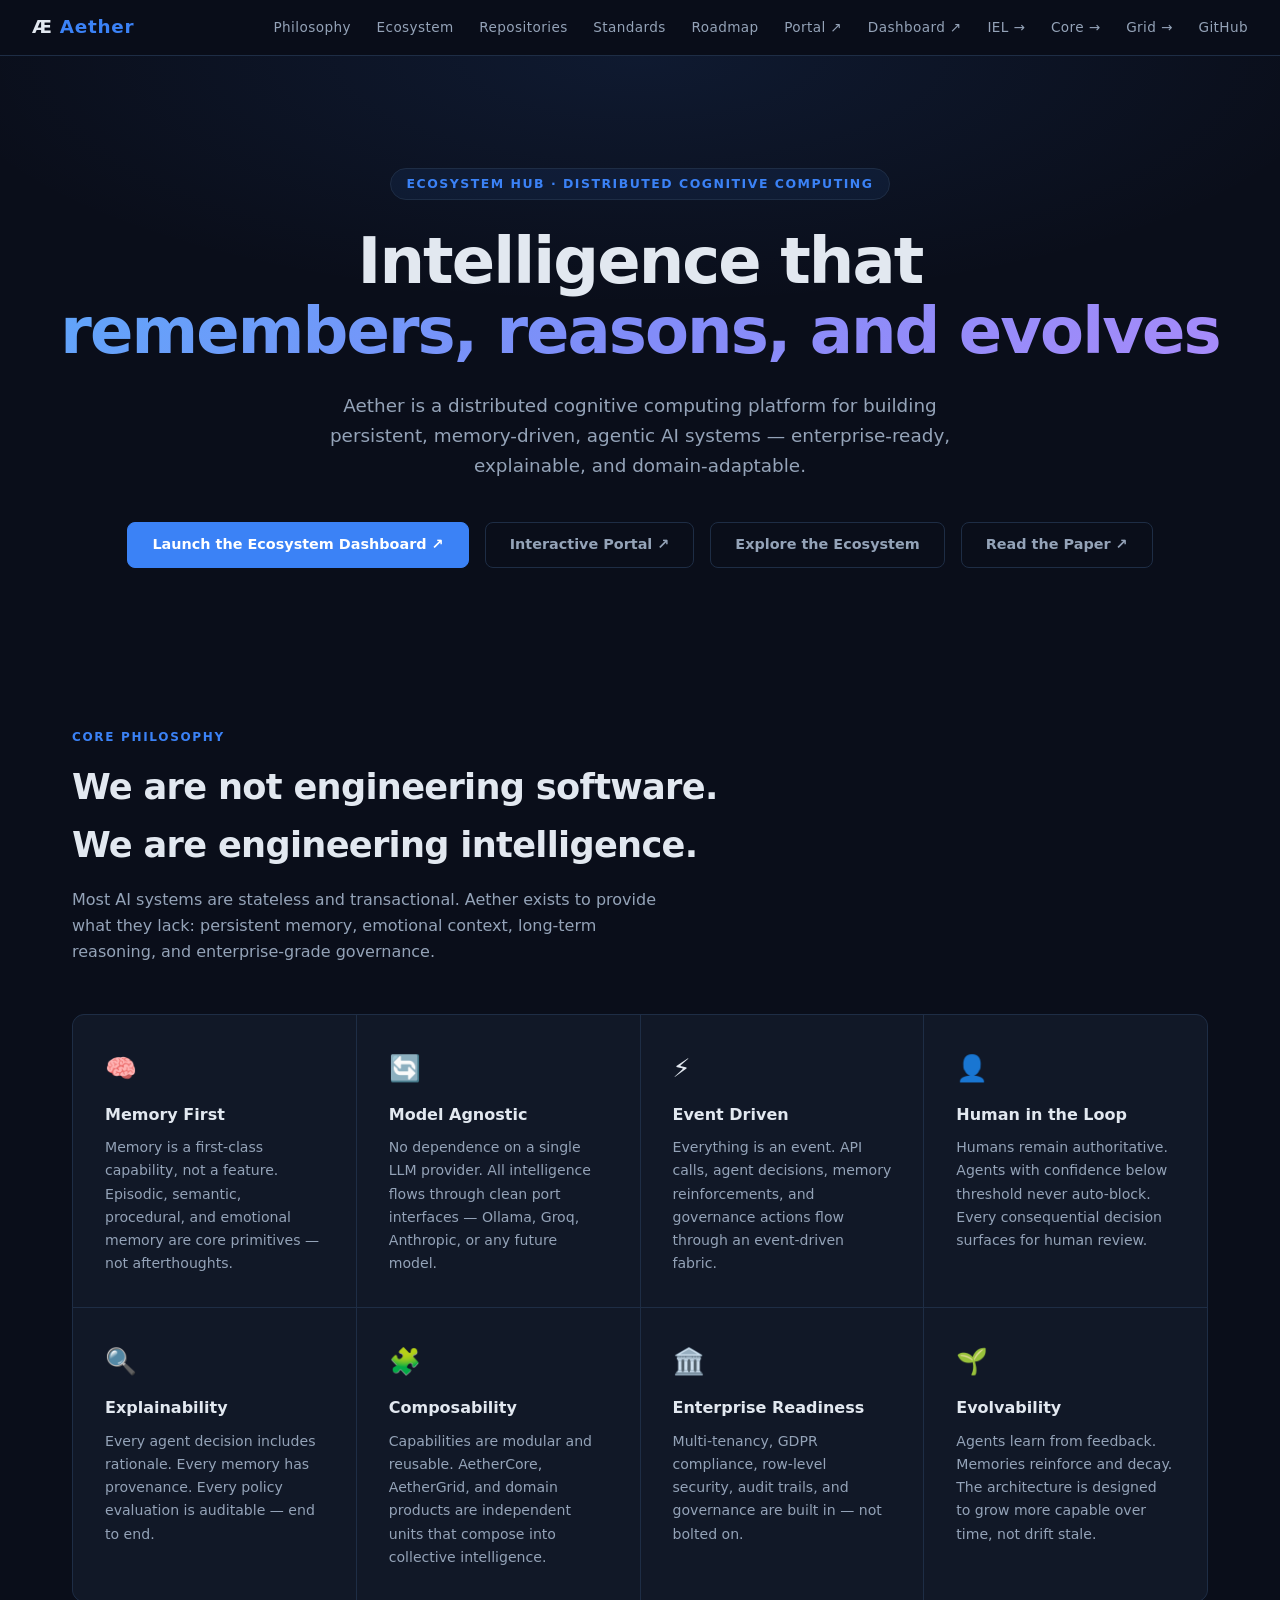
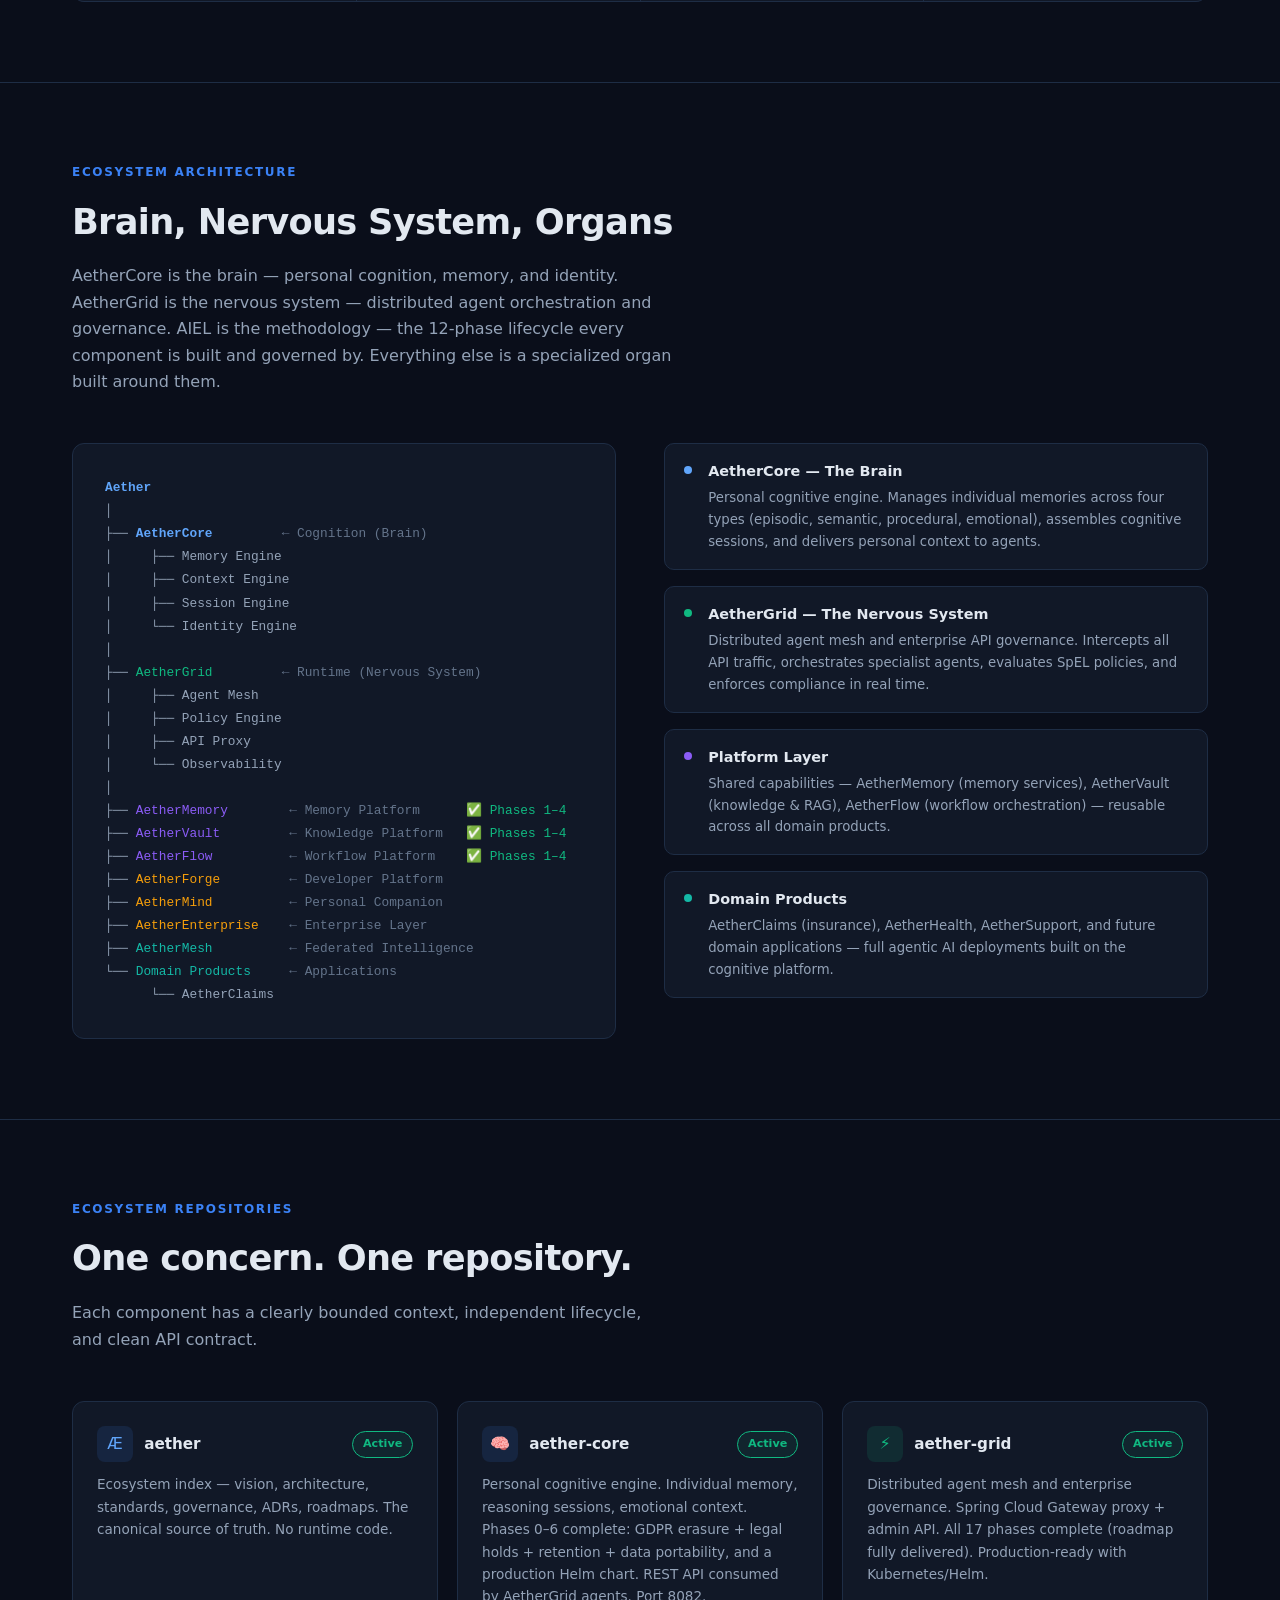
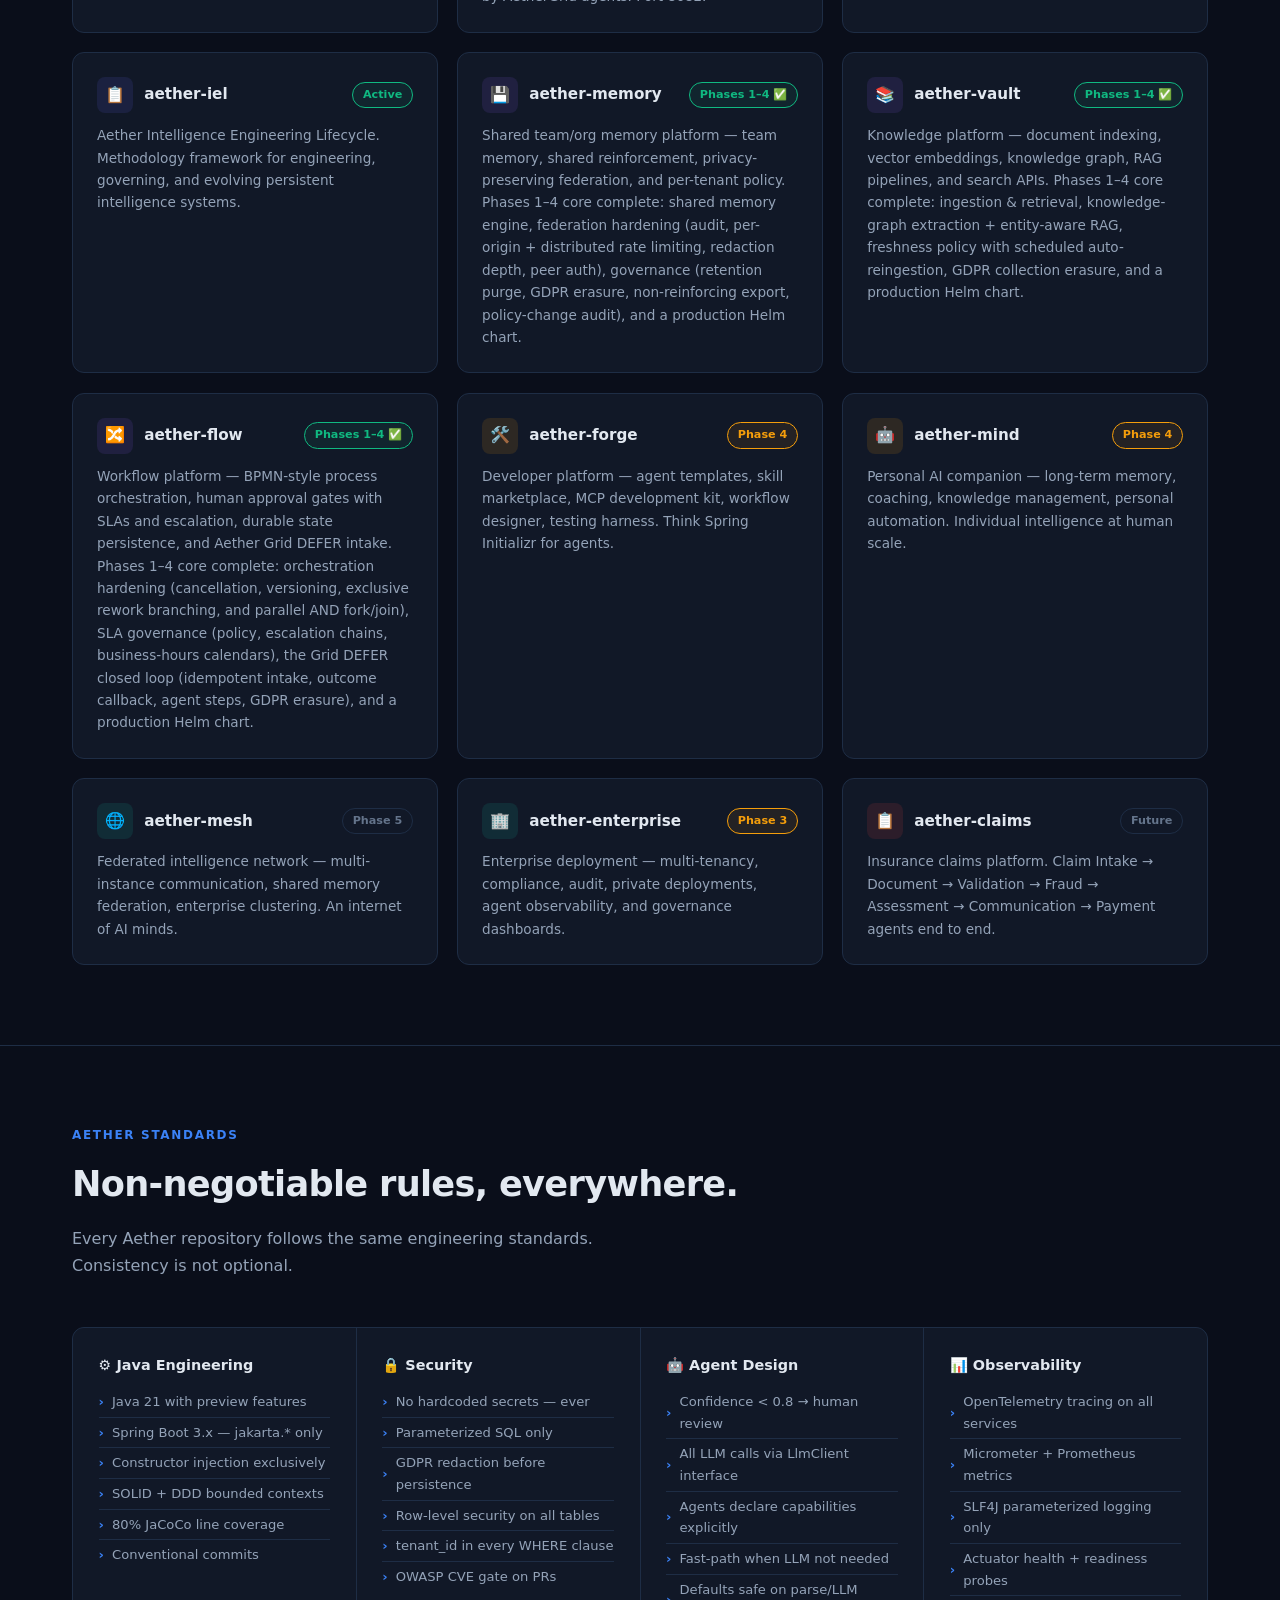
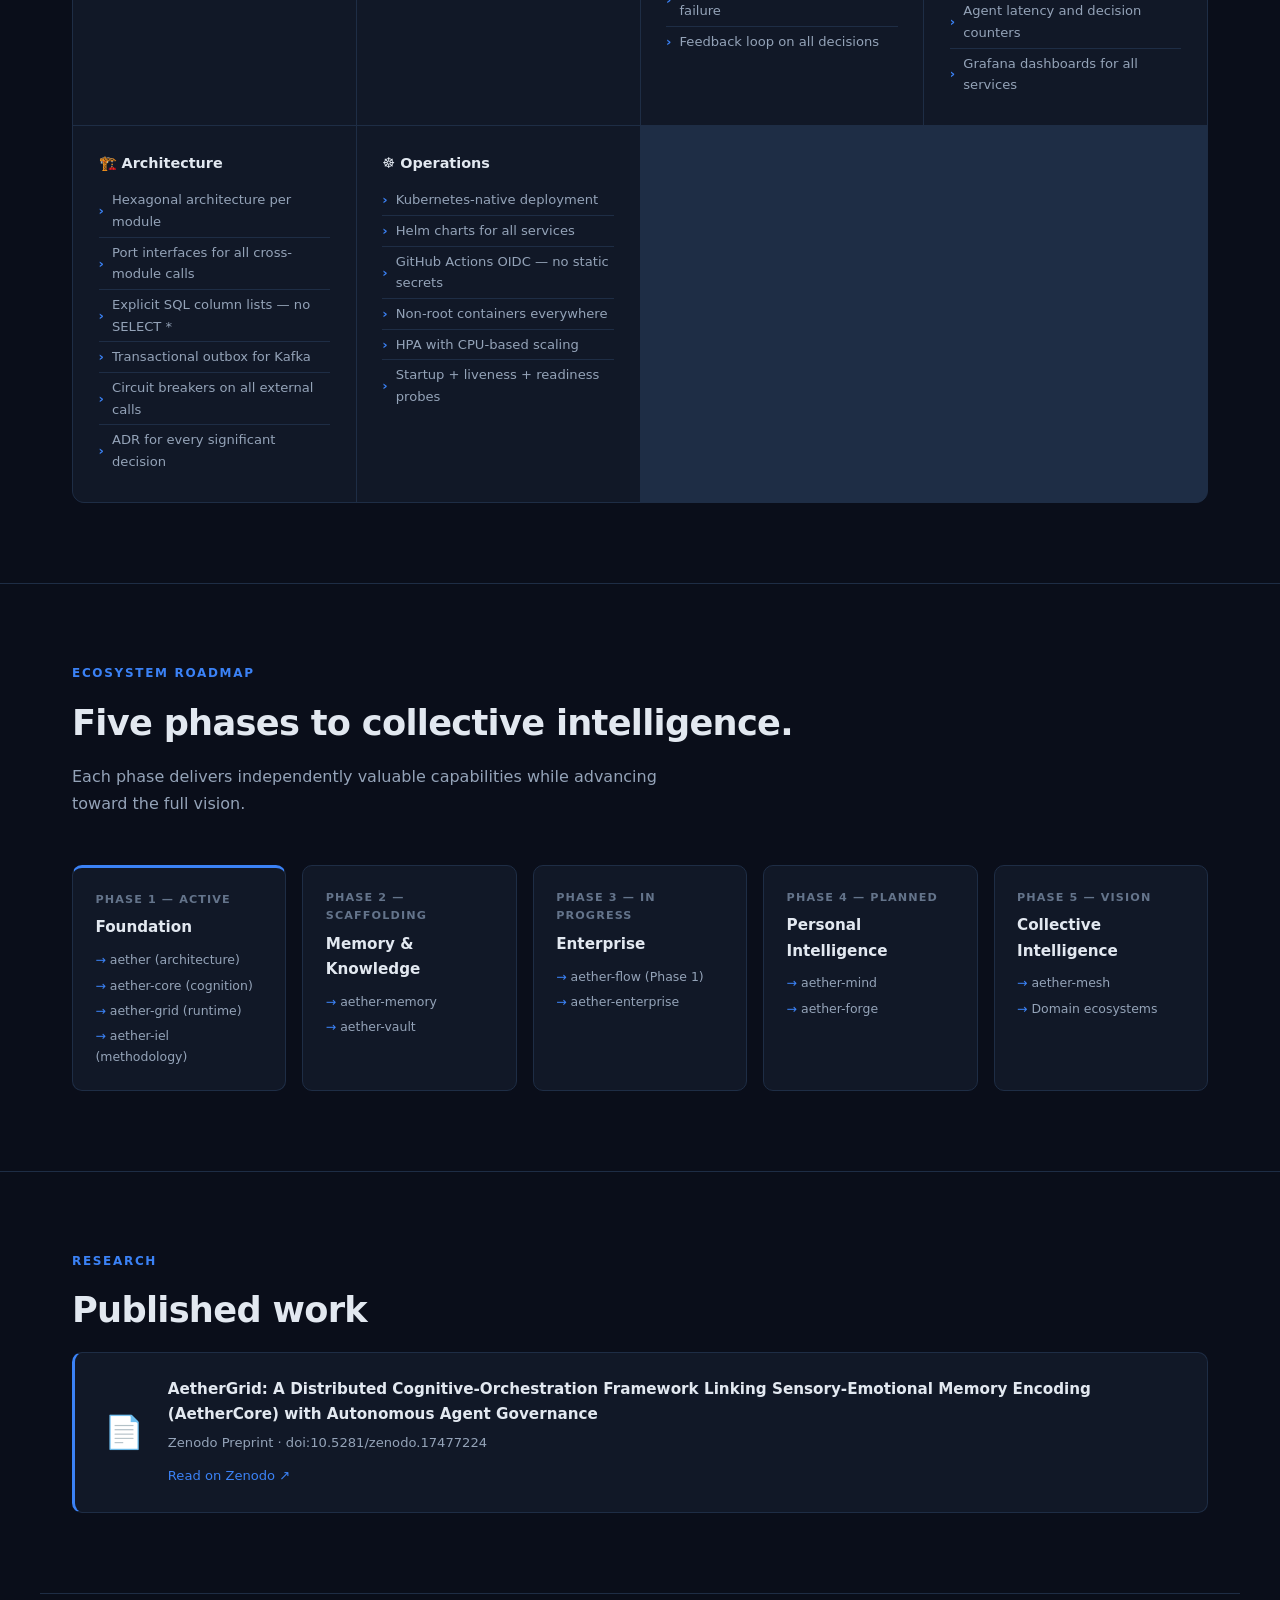
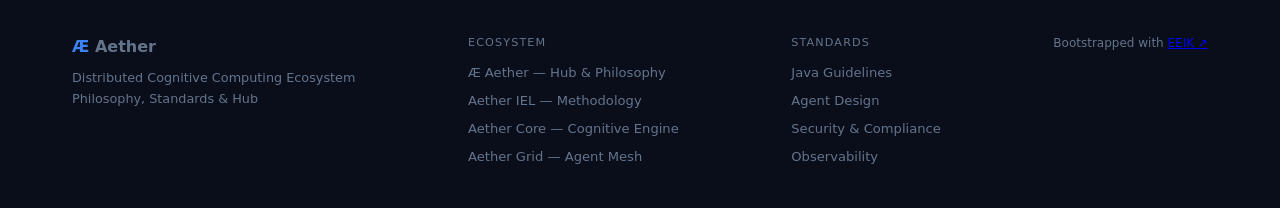
<file: docs/index.html>
<!DOCTYPE html>
<html lang="en">
<head>
  <meta charset="UTF-8" />
  <meta name="viewport" content="width=device-width, initial-scale=1.0" />
  <title>Aether — Distributed Cognitive Computing Ecosystem</title>
  <style>
    :root {
      --bg:          #0a0e1a;
      --surface:     #111827;
      --surface-2:   #1a2235;
      --border:      #1e2d45;
      --accent:      #3b82f6;
      --accent-2:    #6366f1;
      --accent-glow: rgba(59,130,246,0.15);
      --text:        #e2e8f0;
      --text-muted:  #64748b;
      --text-dim:    #94a3b8;
      --green:       #10b981;
      --amber:       #f59e0b;
      --purple:      #8b5cf6;
      --teal:        #14b8a6;
      --font:        'Inter', 'Segoe UI', system-ui, sans-serif;
      --mono:        'JetBrains Mono', 'Fira Code', 'Cascadia Code', monospace;
    }

    * { box-sizing: border-box; margin: 0; padding: 0; }

    body {
      background: var(--bg);
      color: var(--text);
      font-family: var(--font);
      font-size: 15px;
      line-height: 1.65;
      min-height: 100vh;
    }

    /* ── NAV ── */
    nav {
      position: sticky;
      top: 0;
      z-index: 100;
      background: rgba(10,14,26,0.92);
      backdrop-filter: blur(12px);
      border-bottom: 1px solid var(--border);
      display: flex;
      align-items: center;
      justify-content: space-between;
      padding: 0 2rem;
      height: 56px;
    }
    .nav-brand {
      font-size: 1.15rem;
      font-weight: 700;
      letter-spacing: 0.04em;
      color: var(--text);
    }
    .nav-brand span { color: var(--accent); }
    .nav-links { display: flex; gap: 1.6rem; }
    .nav-links a {
      color: var(--text-dim);
      text-decoration: none;
      font-size: 0.85rem;
      font-weight: 500;
      letter-spacing: 0.03em;
      transition: color 0.2s;
    }
    .nav-links a:hover { color: var(--text); }

    /* ── HERO ── */
    .hero {
      position: relative;
      overflow: hidden;
      padding: 7rem 2rem 5rem;
      text-align: center;
      background: radial-gradient(ellipse 80% 60% at 50% 0%, rgba(59,130,246,0.1) 0%, transparent 70%);
    }
    .hero-badge {
      display: inline-block;
      padding: 0.3rem 1rem;
      border: 1px solid var(--border);
      border-radius: 99px;
      font-size: 0.78rem;
      font-weight: 600;
      letter-spacing: 0.12em;
      text-transform: uppercase;
      color: var(--accent);
      margin-bottom: 1.6rem;
      background: rgba(59,130,246,0.08);
    }
    .hero h1 {
      font-size: clamp(2.4rem, 5vw, 4rem);
      font-weight: 800;
      letter-spacing: -0.03em;
      line-height: 1.1;
      margin-bottom: 1.5rem;
    }
    .hero h1 .grad {
      background: linear-gradient(135deg, #60a5fa, #818cf8, #a78bfa);
      -webkit-background-clip: text;
      -webkit-text-fill-color: transparent;
      background-clip: text;
    }
    .hero p {
      font-size: 1.15rem;
      color: var(--text-dim);
      max-width: 640px;
      margin: 0 auto 2.5rem;
    }
    .hero-cta {
      display: flex;
      gap: 1rem;
      justify-content: center;
      flex-wrap: wrap;
    }
    .btn {
      display: inline-flex;
      align-items: center;
      gap: 0.45rem;
      padding: 0.65rem 1.5rem;
      border-radius: 8px;
      font-size: 0.9rem;
      font-weight: 600;
      text-decoration: none;
      transition: all 0.2s;
      cursor: pointer;
    }
    .btn-primary {
      background: var(--accent);
      color: #fff;
      border: 1px solid var(--accent);
    }
    .btn-primary:hover { background: #2563eb; }
    .btn-outline {
      background: transparent;
      color: var(--text-dim);
      border: 1px solid var(--border);
    }
    .btn-outline:hover { border-color: var(--accent); color: var(--text); }

    /* ── GRID LAYOUT ── */
    .container { max-width: 1200px; margin: 0 auto; padding: 0 2rem; }
    section { padding: 5rem 0; }
    section + section { border-top: 1px solid var(--border); }

    .section-label {
      font-size: 0.75rem;
      font-weight: 700;
      letter-spacing: 0.14em;
      text-transform: uppercase;
      color: var(--accent);
      margin-bottom: 0.6rem;
    }
    .section-title {
      font-size: clamp(1.6rem, 3vw, 2.2rem);
      font-weight: 700;
      letter-spacing: -0.02em;
      margin-bottom: 0.8rem;
    }
    .section-sub {
      color: var(--text-dim);
      font-size: 1rem;
      max-width: 600px;
      margin-bottom: 3rem;
    }

    /* ── PHILOSOPHY ── */
    .philosophy-grid {
      display: grid;
      grid-template-columns: repeat(auto-fill, minmax(260px, 1fr));
      gap: 1px;
      background: var(--border);
      border: 1px solid var(--border);
      border-radius: 12px;
      overflow: hidden;
    }
    .philosophy-card {
      background: var(--surface);
      padding: 2rem;
      transition: background 0.2s;
    }
    .philosophy-card:hover { background: var(--surface-2); }
    .phil-icon {
      font-size: 1.6rem;
      margin-bottom: 0.8rem;
    }
    .phil-title {
      font-size: 1rem;
      font-weight: 700;
      margin-bottom: 0.5rem;
    }
    .phil-desc { color: var(--text-dim); font-size: 0.88rem; }

    /* ── ECOSYSTEM DIAGRAM ── */
    .ecosystem-wrapper {
      display: grid;
      grid-template-columns: 1fr 1fr;
      gap: 3rem;
      align-items: start;
    }
    @media (max-width: 768px) { .ecosystem-wrapper { grid-template-columns: 1fr; } }

    .eco-diagram {
      background: var(--surface);
      border: 1px solid var(--border);
      border-radius: 12px;
      padding: 2rem;
      font-family: var(--mono);
      font-size: 0.8rem;
      color: var(--text-dim);
      line-height: 1.8;
    }
    .eco-diagram .hl-blue  { color: #60a5fa; font-weight: 700; }
    .eco-diagram .hl-green { color: var(--green); }
    .eco-diagram .hl-purple{ color: var(--purple); }
    .eco-diagram .hl-amber { color: var(--amber); }
    .eco-diagram .hl-teal  { color: var(--teal); }
    .eco-diagram .hl-dim   { color: var(--text-muted); }

    .eco-list { display: flex; flex-direction: column; gap: 1rem; }
    .eco-item {
      display: flex;
      align-items: flex-start;
      gap: 1rem;
      padding: 1rem 1.2rem;
      background: var(--surface);
      border: 1px solid var(--border);
      border-radius: 10px;
      transition: border-color 0.2s, background 0.2s;
    }
    .eco-item:hover { border-color: var(--accent); background: var(--surface-2); }
    .eco-dot {
      width: 8px;
      height: 8px;
      border-radius: 50%;
      margin-top: 6px;
      flex-shrink: 0;
    }
    .eco-item-name { font-weight: 700; font-size: 0.9rem; margin-bottom: 0.2rem; }
    .eco-item-desc { color: var(--text-dim); font-size: 0.83rem; }

    /* ── REPOSITORIES ── */
    .repo-grid {
      display: grid;
      grid-template-columns: repeat(auto-fill, minmax(320px, 1fr));
      gap: 1.2rem;
    }
    .repo-card {
      background: var(--surface);
      border: 1px solid var(--border);
      border-radius: 12px;
      padding: 1.5rem;
      transition: border-color 0.2s, box-shadow 0.2s;
    }
    .repo-card:hover {
      border-color: var(--accent);
      box-shadow: 0 0 0 1px var(--accent-glow), 0 8px 32px rgba(0,0,0,0.3);
    }
    .repo-card-header {
      display: flex;
      align-items: center;
      gap: 0.7rem;
      margin-bottom: 0.7rem;
    }
    .repo-icon {
      width: 36px;
      height: 36px;
      border-radius: 8px;
      display: flex;
      align-items: center;
      justify-content: center;
      font-size: 1rem;
      flex-shrink: 0;
    }
    .repo-name { font-weight: 700; font-size: 0.95rem; }
    .repo-phase {
      margin-left: auto;
      font-size: 0.7rem;
      font-weight: 600;
      padding: 0.2rem 0.6rem;
      border-radius: 99px;
      border: 1px solid;
    }
    .phase-active  { color: var(--green);  border-color: var(--green);  background: rgba(16,185,129,0.08); }
    .phase-planned { color: var(--amber);  border-color: var(--amber);  background: rgba(245,158,11,0.08); }
    .phase-concept { color: var(--text-muted); border-color: var(--border); background: transparent; }
    .repo-desc { color: var(--text-dim); font-size: 0.85rem; }

    /* ── STANDARDS ── */
    .standards-grid {
      display: grid;
      grid-template-columns: repeat(auto-fill, minmax(240px, 1fr));
      gap: 1px;
      background: var(--border);
      border: 1px solid var(--border);
      border-radius: 12px;
      overflow: hidden;
    }
    .std-card {
      background: var(--surface);
      padding: 1.6rem;
    }
    .std-title { font-weight: 700; font-size: 0.9rem; margin-bottom: 0.6rem; }
    .std-items { list-style: none; }
    .std-items li {
      font-size: 0.82rem;
      color: var(--text-dim);
      padding: 0.25rem 0;
      border-bottom: 1px solid var(--border);
      display: flex;
      align-items: center;
      gap: 0.5rem;
    }
    .std-items li:last-child { border-bottom: none; }
    .std-items li::before { content: '›'; color: var(--accent); font-weight: 700; }

    /* ── ROADMAP ── */
    .roadmap-phases {
      display: grid;
      grid-template-columns: repeat(5, 1fr);
      gap: 1rem;
    }
    @media (max-width: 900px) { .roadmap-phases { grid-template-columns: repeat(2, 1fr); } }
    @media (max-width: 500px) { .roadmap-phases { grid-template-columns: 1fr; } }
    .phase-card {
      background: var(--surface);
      border: 1px solid var(--border);
      border-radius: 10px;
      padding: 1.4rem;
    }
    .phase-num {
      font-size: 0.7rem;
      font-weight: 700;
      letter-spacing: 0.1em;
      text-transform: uppercase;
      color: var(--text-muted);
      margin-bottom: 0.4rem;
    }
    .phase-title { font-weight: 700; font-size: 0.95rem; margin-bottom: 0.6rem; }
    .phase-repos { display: flex; flex-direction: column; gap: 0.3rem; }
    .phase-repo { font-size: 0.78rem; color: var(--text-dim); }
    .phase-repo::before { content: '→ '; color: var(--accent); }

    /* ── PUBLICATION ── */
    .pub-card {
      background: var(--surface);
      border: 1px solid var(--border);
      border-left: 3px solid var(--accent);
      border-radius: 10px;
      padding: 1.5rem 1.8rem;
      display: flex;
      align-items: center;
      gap: 1.5rem;
    }
    .pub-icon { font-size: 2rem; }
    .pub-title { font-weight: 700; font-size: 0.95rem; margin-bottom: 0.3rem; }
    .pub-meta { font-size: 0.82rem; color: var(--text-dim); margin-bottom: 0.6rem; }
    .pub-link { font-size: 0.82rem; color: var(--accent); text-decoration: none; }
    .pub-link:hover { text-decoration: underline; }

    /* ── FOOTER ── */
    footer {
      border-top: 1px solid var(--border);
      padding: 2.5rem 2rem;
      max-width: 1200px;
      margin: 0 auto;
      display: flex;
      align-items: flex-start;
      justify-content: space-between;
      flex-wrap: wrap;
      gap: 2rem;
      color: var(--text-muted);
      font-size: 0.82rem;
    }
    .footer-links { display: flex; flex-direction: column; gap: 0.4rem; }
    .footer-links a { color: var(--text-muted); text-decoration: none; font-size: 0.82rem; }
    .footer-links a:hover { color: var(--text-dim); }
  </style>
</head>
<body>

<!-- NAV -->
<nav>
  <div class="nav-brand">Æ <span>Aether</span></div>
  <div class="nav-links">
    <a href="#philosophy">Philosophy</a>
    <a href="#ecosystem">Ecosystem</a>
    <a href="#repositories">Repositories</a>
    <a href="#standards">Standards</a>
    <a href="#roadmap">Roadmap</a>
    <a href="portal/index.html">Portal ↗</a>
    <a href="portal/dashboard.html">Dashboard ↗</a>
    <a href="https://github.com/suplab/aether-iel" target="_blank">IEL →</a>
    <a href="https://github.com/suplab/aether-core" target="_blank">Core →</a>
    <a href="https://github.com/suplab/aether-grid" target="_blank">Grid →</a>
    <a href="https://github.com/suplab/aether" target="_blank">GitHub</a>
  </div>
</nav>

<!-- HERO -->
<div class="hero">
  <div class="hero-badge">Ecosystem Hub · Distributed Cognitive Computing</div>
  <h1>
    Intelligence that<br>
    <span class="grad">remembers, reasons, and evolves</span>
  </h1>
  <p>
    Aether is a distributed cognitive computing platform for building persistent,
    memory-driven, agentic AI systems — enterprise-ready, explainable, and domain-adaptable.
  </p>
  <div class="hero-cta">
    <a href="portal/dashboard.html" class="btn btn-primary">Launch the Ecosystem Dashboard ↗</a>
    <a href="portal/index.html" class="btn btn-outline">Interactive Portal ↗</a>
    <a href="#ecosystem" class="btn btn-outline">Explore the Ecosystem</a>
    <a href="https://doi.org/10.5281/zenodo.17477224" target="_blank" class="btn btn-outline">Read the Paper ↗</a>
  </div>
</div>

<!-- PHILOSOPHY -->
<section id="philosophy">
  <div class="container">
    <div class="section-label">Core Philosophy</div>
    <div class="section-title">We are not engineering software.<br>We are engineering intelligence.</div>
    <p class="section-sub">
      Most AI systems are stateless and transactional. Aether exists to provide what they lack:
      persistent memory, emotional context, long-term reasoning, and enterprise-grade governance.
    </p>
    <div class="philosophy-grid">
      <div class="philosophy-card">
        <div class="phil-icon">🧠</div>
        <div class="phil-title">Memory First</div>
        <div class="phil-desc">Memory is a first-class capability, not a feature. Episodic, semantic, procedural, and emotional memory are core primitives — not afterthoughts.</div>
      </div>
      <div class="philosophy-card">
        <div class="phil-icon">🔄</div>
        <div class="phil-title">Model Agnostic</div>
        <div class="phil-desc">No dependence on a single LLM provider. All intelligence flows through clean port interfaces — Ollama, Groq, Anthropic, or any future model.</div>
      </div>
      <div class="philosophy-card">
        <div class="phil-icon">⚡</div>
        <div class="phil-title">Event Driven</div>
        <div class="phil-desc">Everything is an event. API calls, agent decisions, memory reinforcements, and governance actions flow through an event-driven fabric.</div>
      </div>
      <div class="philosophy-card">
        <div class="phil-icon">👤</div>
        <div class="phil-title">Human in the Loop</div>
        <div class="phil-desc">Humans remain authoritative. Agents with confidence below threshold never auto-block. Every consequential decision surfaces for human review.</div>
      </div>
      <div class="philosophy-card">
        <div class="phil-icon">🔍</div>
        <div class="phil-title">Explainability</div>
        <div class="phil-desc">Every agent decision includes rationale. Every memory has provenance. Every policy evaluation is auditable — end to end.</div>
      </div>
      <div class="philosophy-card">
        <div class="phil-icon">🧩</div>
        <div class="phil-title">Composability</div>
        <div class="phil-desc">Capabilities are modular and reusable. AetherCore, AetherGrid, and domain products are independent units that compose into collective intelligence.</div>
      </div>
      <div class="philosophy-card">
        <div class="phil-icon">🏛️</div>
        <div class="phil-title">Enterprise Readiness</div>
        <div class="phil-desc">Multi-tenancy, GDPR compliance, row-level security, audit trails, and governance are built in — not bolted on.</div>
      </div>
      <div class="philosophy-card">
        <div class="phil-icon">🌱</div>
        <div class="phil-title">Evolvability</div>
        <div class="phil-desc">Agents learn from feedback. Memories reinforce and decay. The architecture is designed to grow more capable over time, not drift stale.</div>
      </div>
    </div>
  </div>
</section>

<!-- ECOSYSTEM -->
<section id="ecosystem">
  <div class="container">
    <div class="section-label">Ecosystem Architecture</div>
    <div class="section-title">Brain, Nervous System, Organs</div>
    <p class="section-sub">
      AetherCore is the brain — personal cognition, memory, and identity.
      AetherGrid is the nervous system — distributed agent orchestration and governance.
      AIEL is the methodology — the 12-phase lifecycle every component is built and governed by.
      Everything else is a specialized organ built around them.
    </p>
    <div class="ecosystem-wrapper">
      <div class="eco-diagram">
<pre><span class="hl-blue">Aether</span>
│
├── <span class="hl-blue">AetherCore</span>         <span class="hl-dim">← Cognition (Brain)</span>
│     ├── Memory Engine
│     ├── Context Engine
│     ├── Session Engine
│     └── Identity Engine
│
├── <span class="hl-green">AetherGrid</span>         <span class="hl-dim">← Runtime (Nervous System)</span>
│     ├── Agent Mesh
│     ├── Policy Engine
│     ├── API Proxy
│     └── Observability
│
├── <span class="hl-purple">AetherMemory</span>        <span class="hl-dim">← Memory Platform</span>      <span class="hl-green">✅ Phases 1–4</span>
├── <span class="hl-purple">AetherVault</span>         <span class="hl-dim">← Knowledge Platform</span>   <span class="hl-green">✅ Phases 1–4</span>
├── <span class="hl-purple">AetherFlow</span>          <span class="hl-dim">← Workflow Platform</span>    <span class="hl-green">✅ Phases 1–4</span>
├── <span class="hl-amber">AetherForge</span>         <span class="hl-dim">← Developer Platform</span>
├── <span class="hl-amber">AetherMind</span>          <span class="hl-dim">← Personal Companion</span>
├── <span class="hl-amber">AetherEnterprise</span>    <span class="hl-dim">← Enterprise Layer</span>
├── <span class="hl-teal">AetherMesh</span>          <span class="hl-dim">← Federated Intelligence</span>
└── <span class="hl-teal">Domain Products</span>     <span class="hl-dim">← Applications</span>
      └── AetherClaims</pre>
      </div>
      <div class="eco-list">
        <div class="eco-item">
          <div class="eco-dot" style="background:#60a5fa"></div>
          <div>
            <div class="eco-item-name">AetherCore — The Brain</div>
            <div class="eco-item-desc">Personal cognitive engine. Manages individual memories across four types (episodic, semantic, procedural, emotional), assembles cognitive sessions, and delivers personal context to agents.</div>
          </div>
        </div>
        <div class="eco-item">
          <div class="eco-dot" style="background:var(--green)"></div>
          <div>
            <div class="eco-item-name">AetherGrid — The Nervous System</div>
            <div class="eco-item-desc">Distributed agent mesh and enterprise API governance. Intercepts all API traffic, orchestrates specialist agents, evaluates SpEL policies, and enforces compliance in real time.</div>
          </div>
        </div>
        <div class="eco-item">
          <div class="eco-dot" style="background:var(--purple)"></div>
          <div>
            <div class="eco-item-name">Platform Layer</div>
            <div class="eco-item-desc">Shared capabilities — AetherMemory (memory services), AetherVault (knowledge & RAG), AetherFlow (workflow orchestration) — reusable across all domain products.</div>
          </div>
        </div>
        <div class="eco-item">
          <div class="eco-dot" style="background:var(--teal)"></div>
          <div>
            <div class="eco-item-name">Domain Products</div>
            <div class="eco-item-desc">AetherClaims (insurance), AetherHealth, AetherSupport, and future domain applications — full agentic AI deployments built on the cognitive platform.</div>
          </div>
        </div>
      </div>
    </div>
  </div>
</section>

<!-- REPOSITORIES -->
<section id="repositories">
  <div class="container">
    <div class="section-label">Ecosystem Repositories</div>
    <div class="section-title">One concern. One repository.</div>
    <p class="section-sub">Each component has a clearly bounded context, independent lifecycle, and clean API contract.</p>
    <div class="repo-grid">

      <div class="repo-card">
        <div class="repo-card-header">
          <div class="repo-icon" style="background:rgba(59,130,246,0.12);color:#60a5fa">Æ</div>
          <div class="repo-name">aether</div>
          <div class="repo-phase phase-active">Active</div>
        </div>
        <div class="repo-desc">Ecosystem index — vision, architecture, standards, governance, ADRs, roadmaps. The canonical source of truth. No runtime code.</div>
      </div>

      <div class="repo-card">
        <div class="repo-card-header">
          <div class="repo-icon" style="background:rgba(59,130,246,0.12);color:#60a5fa">🧠</div>
          <div class="repo-name">aether-core</div>
          <div class="repo-phase phase-active">Active</div>
        </div>
        <div class="repo-desc">Personal cognitive engine. Individual memory, reasoning sessions, emotional context. Phases 0–6 complete: GDPR erasure + legal holds + retention + data portability, and a production Helm chart. REST API consumed by AetherGrid agents. Port 8082.</div>
      </div>

      <div class="repo-card">
        <div class="repo-card-header">
          <div class="repo-icon" style="background:rgba(16,185,129,0.12);color:var(--green)">⚡</div>
          <div class="repo-name">aether-grid</div>
          <div class="repo-phase phase-active">Active</div>
        </div>
        <div class="repo-desc">Distributed agent mesh and enterprise governance. Spring Cloud Gateway proxy + admin API. All 17 phases complete (roadmap fully delivered). Production-ready with Kubernetes/Helm.</div>
      </div>

      <div class="repo-card">
        <div class="repo-card-header">
          <div class="repo-icon" style="background:rgba(99,102,241,0.12);color:var(--accent-2)">📋</div>
          <div class="repo-name">aether-iel</div>
          <div class="repo-phase phase-active">Active</div>
        </div>
        <div class="repo-desc">Aether Intelligence Engineering Lifecycle. Methodology framework for engineering, governing, and evolving persistent intelligence systems.</div>
      </div>

      <div class="repo-card">
        <div class="repo-card-header">
          <div class="repo-icon" style="background:rgba(139,92,246,0.12);color:var(--purple)">💾</div>
          <div class="repo-name">aether-memory</div>
          <div class="repo-phase phase-active">Phases 1–4 ✅</div>
        </div>
        <div class="repo-desc">Shared team/org memory platform — team memory, shared reinforcement, privacy-preserving federation, and per-tenant policy. Phases 1–4 core complete: shared memory engine, federation hardening (audit, per-origin + distributed rate limiting, redaction depth, peer auth), governance (retention purge, GDPR erasure, non-reinforcing export, policy-change audit), and a production Helm chart.</div>
      </div>

      <div class="repo-card">
        <div class="repo-card-header">
          <div class="repo-icon" style="background:rgba(139,92,246,0.12);color:var(--purple)">📚</div>
          <div class="repo-name">aether-vault</div>
          <div class="repo-phase phase-active">Phases 1–4 ✅</div>
        </div>
        <div class="repo-desc">Knowledge platform — document indexing, vector embeddings, knowledge graph, RAG pipelines, and search APIs. Phases 1–4 core complete: ingestion &amp; retrieval, knowledge-graph extraction + entity-aware RAG, freshness policy with scheduled auto-reingestion, GDPR collection erasure, and a production Helm chart.</div>
      </div>

      <div class="repo-card">
        <div class="repo-card-header">
          <div class="repo-icon" style="background:rgba(139,92,246,0.12);color:var(--purple)">🔀</div>
          <div class="repo-name">aether-flow</div>
          <div class="repo-phase phase-active">Phases 1–4 ✅</div>
        </div>
        <div class="repo-desc">Workflow platform — BPMN-style process orchestration, human approval gates with SLAs and escalation, durable state persistence, and Aether Grid DEFER intake. Phases 1–4 core complete: orchestration hardening (cancellation, versioning, exclusive rework branching, and parallel AND fork/join), SLA governance (policy, escalation chains, business-hours calendars), the Grid DEFER closed loop (idempotent intake, outcome callback, agent steps, GDPR erasure), and a production Helm chart.</div>
      </div>

      <div class="repo-card">
        <div class="repo-card-header">
          <div class="repo-icon" style="background:rgba(245,158,11,0.12);color:var(--amber)">🛠️</div>
          <div class="repo-name">aether-forge</div>
          <div class="repo-phase phase-planned">Phase 4</div>
        </div>
        <div class="repo-desc">Developer platform — agent templates, skill marketplace, MCP development kit, workflow designer, testing harness. Think Spring Initializr for agents.</div>
      </div>

      <div class="repo-card">
        <div class="repo-card-header">
          <div class="repo-icon" style="background:rgba(245,158,11,0.12);color:var(--amber)">🤖</div>
          <div class="repo-name">aether-mind</div>
          <div class="repo-phase phase-planned">Phase 4</div>
        </div>
        <div class="repo-desc">Personal AI companion — long-term memory, coaching, knowledge management, personal automation. Individual intelligence at human scale.</div>
      </div>

      <div class="repo-card">
        <div class="repo-card-header">
          <div class="repo-icon" style="background:rgba(20,184,166,0.12);color:var(--teal)">🌐</div>
          <div class="repo-name">aether-mesh</div>
          <div class="repo-phase phase-concept">Phase 5</div>
        </div>
        <div class="repo-desc">Federated intelligence network — multi-instance communication, shared memory federation, enterprise clustering. An internet of AI minds.</div>
      </div>

      <div class="repo-card">
        <div class="repo-card-header">
          <div class="repo-icon" style="background:rgba(20,184,166,0.12);color:var(--teal)">🏢</div>
          <div class="repo-name">aether-enterprise</div>
          <div class="repo-phase phase-planned">Phase 3</div>
        </div>
        <div class="repo-desc">Enterprise deployment — multi-tenancy, compliance, audit, private deployments, agent observability, and governance dashboards.</div>
      </div>

      <div class="repo-card">
        <div class="repo-card-header">
          <div class="repo-icon" style="background:rgba(239,68,68,0.12);color:#f87171">📋</div>
          <div class="repo-name">aether-claims</div>
          <div class="repo-phase phase-concept">Future</div>
        </div>
        <div class="repo-desc">Insurance claims platform. Claim Intake → Document → Validation → Fraud → Assessment → Communication → Payment agents end to end.</div>
      </div>

    </div>
  </div>
</section>

<!-- STANDARDS -->
<section id="standards">
  <div class="container">
    <div class="section-label">Aether Standards</div>
    <div class="section-title">Non-negotiable rules, everywhere.</div>
    <p class="section-sub">Every Aether repository follows the same engineering standards. Consistency is not optional.</p>
    <div class="standards-grid">
      <div class="std-card">
        <div class="std-title">⚙️ Java Engineering</div>
        <ul class="std-items">
          <li>Java 21 with preview features</li>
          <li>Spring Boot 3.x — jakarta.* only</li>
          <li>Constructor injection exclusively</li>
          <li>SOLID + DDD bounded contexts</li>
          <li>80% JaCoCo line coverage</li>
          <li>Conventional commits</li>
        </ul>
      </div>
      <div class="std-card">
        <div class="std-title">🔒 Security</div>
        <ul class="std-items">
          <li>No hardcoded secrets — ever</li>
          <li>Parameterized SQL only</li>
          <li>GDPR redaction before persistence</li>
          <li>Row-level security on all tables</li>
          <li>tenant_id in every WHERE clause</li>
          <li>OWASP CVE gate on PRs</li>
        </ul>
      </div>
      <div class="std-card">
        <div class="std-title">🤖 Agent Design</div>
        <ul class="std-items">
          <li>Confidence &lt; 0.8 → human review</li>
          <li>All LLM calls via LlmClient interface</li>
          <li>Agents declare capabilities explicitly</li>
          <li>Fast-path when LLM not needed</li>
          <li>Defaults safe on parse/LLM failure</li>
          <li>Feedback loop on all decisions</li>
        </ul>
      </div>
      <div class="std-card">
        <div class="std-title">📊 Observability</div>
        <ul class="std-items">
          <li>OpenTelemetry tracing on all services</li>
          <li>Micrometer + Prometheus metrics</li>
          <li>SLF4J parameterized logging only</li>
          <li>Actuator health + readiness probes</li>
          <li>Agent latency and decision counters</li>
          <li>Grafana dashboards for all services</li>
        </ul>
      </div>
      <div class="std-card">
        <div class="std-title">🏗️ Architecture</div>
        <ul class="std-items">
          <li>Hexagonal architecture per module</li>
          <li>Port interfaces for all cross-module calls</li>
          <li>Explicit SQL column lists — no SELECT *</li>
          <li>Transactional outbox for Kafka</li>
          <li>Circuit breakers on all external calls</li>
          <li>ADR for every significant decision</li>
        </ul>
      </div>
      <div class="std-card">
        <div class="std-title">☸️ Operations</div>
        <ul class="std-items">
          <li>Kubernetes-native deployment</li>
          <li>Helm charts for all services</li>
          <li>GitHub Actions OIDC — no static secrets</li>
          <li>Non-root containers everywhere</li>
          <li>HPA with CPU-based scaling</li>
          <li>Startup + liveness + readiness probes</li>
        </ul>
      </div>
    </div>
  </div>
</section>

<!-- ROADMAP -->
<section id="roadmap">
  <div class="container">
    <div class="section-label">Ecosystem Roadmap</div>
    <div class="section-title">Five phases to collective intelligence.</div>
    <p class="section-sub">Each phase delivers independently valuable capabilities while advancing toward the full vision.</p>
    <div class="roadmap-phases">
      <div class="phase-card" style="border-top: 3px solid var(--accent)">
        <div class="phase-num">Phase 1 — Active</div>
        <div class="phase-title">Foundation</div>
        <div class="phase-repos">
          <div class="phase-repo">aether (architecture)</div>
          <div class="phase-repo">aether-core (cognition)</div>
          <div class="phase-repo">aether-grid (runtime)</div>
          <div class="phase-repo">aether-iel (methodology)</div>
        </div>
      </div>
      <div class="phase-card">
        <div class="phase-num">Phase 2 — Scaffolding</div>
        <div class="phase-title">Memory & Knowledge</div>
        <div class="phase-repos">
          <div class="phase-repo">aether-memory</div>
          <div class="phase-repo">aether-vault</div>
        </div>
      </div>
      <div class="phase-card">
        <div class="phase-num">Phase 3 — In Progress</div>
        <div class="phase-title">Enterprise</div>
        <div class="phase-repos">
          <div class="phase-repo">aether-flow (Phase 1)</div>
          <div class="phase-repo">aether-enterprise</div>
        </div>
      </div>
      <div class="phase-card">
        <div class="phase-num">Phase 4 — Planned</div>
        <div class="phase-title">Personal Intelligence</div>
        <div class="phase-repos">
          <div class="phase-repo">aether-mind</div>
          <div class="phase-repo">aether-forge</div>
        </div>
      </div>
      <div class="phase-card">
        <div class="phase-num">Phase 5 — Vision</div>
        <div class="phase-title">Collective Intelligence</div>
        <div class="phase-repos">
          <div class="phase-repo">aether-mesh</div>
          <div class="phase-repo">Domain ecosystems</div>
        </div>
      </div>
    </div>
  </div>
</section>

<!-- PUBLICATION -->
<section>
  <div class="container">
    <div class="section-label">Research</div>
    <div class="section-title">Published work</div>
    <div class="pub-card">
      <div class="pub-icon">📄</div>
      <div>
        <div class="pub-title">AetherGrid: A Distributed Cognitive-Orchestration Framework Linking Sensory-Emotional Memory Encoding (AetherCore) with Autonomous Agent Governance</div>
        <div class="pub-meta">Zenodo Preprint · doi:10.5281/zenodo.17477224</div>
        <a class="pub-link" href="https://doi.org/10.5281/zenodo.17477224" target="_blank">Read on Zenodo ↗</a>
      </div>
    </div>
  </div>
</section>

<!-- FOOTER -->
<footer>
  <div>
    <div style="font-weight:700;font-size:1rem;margin-bottom:0.4rem"><strong style="color:var(--accent)">Æ</strong> Aether</div>
    <div style="font-size:0.8rem;color:var(--text-muted)">Distributed Cognitive Computing Ecosystem<br>Philosophy, Standards &amp; Hub</div>
  </div>
  <div>
    <div style="font-size:0.7rem;letter-spacing:0.1em;text-transform:uppercase;color:var(--text-muted);margin-bottom:0.6rem">Ecosystem</div>
    <div class="footer-links">
      <a href="https://github.com/suplab/aether">Æ Aether — Hub &amp; Philosophy</a>
      <a href="https://github.com/suplab/aether-iel">Aether IEL — Methodology</a>
      <a href="https://github.com/suplab/aether-core">Aether Core — Cognitive Engine</a>
      <a href="https://github.com/suplab/aether-grid">Aether Grid — Agent Mesh</a>
    </div>
  </div>
  <div>
    <div style="font-size:0.7rem;letter-spacing:0.1em;text-transform:uppercase;color:var(--text-muted);margin-bottom:0.6rem">Standards</div>
    <div class="footer-links">
      <a href="standards/development/java-guidelines.md">Java Guidelines</a>
      <a href="standards/ai/agent-design.md">Agent Design</a>
      <a href="standards/security/compliance.md">Security &amp; Compliance</a>
      <a href="standards/operations/observability.md">Observability</a>
    </div>
  </div>
  <div>
    <div style="font-size:0.75rem;color:var(--text-muted)">
      Bootstrapped with <a href="https://github.com/suplab/eeik-bootstrap">EEIK ↗</a>
    </div>
  </div>
</footer>

</body>
</html>
</file>
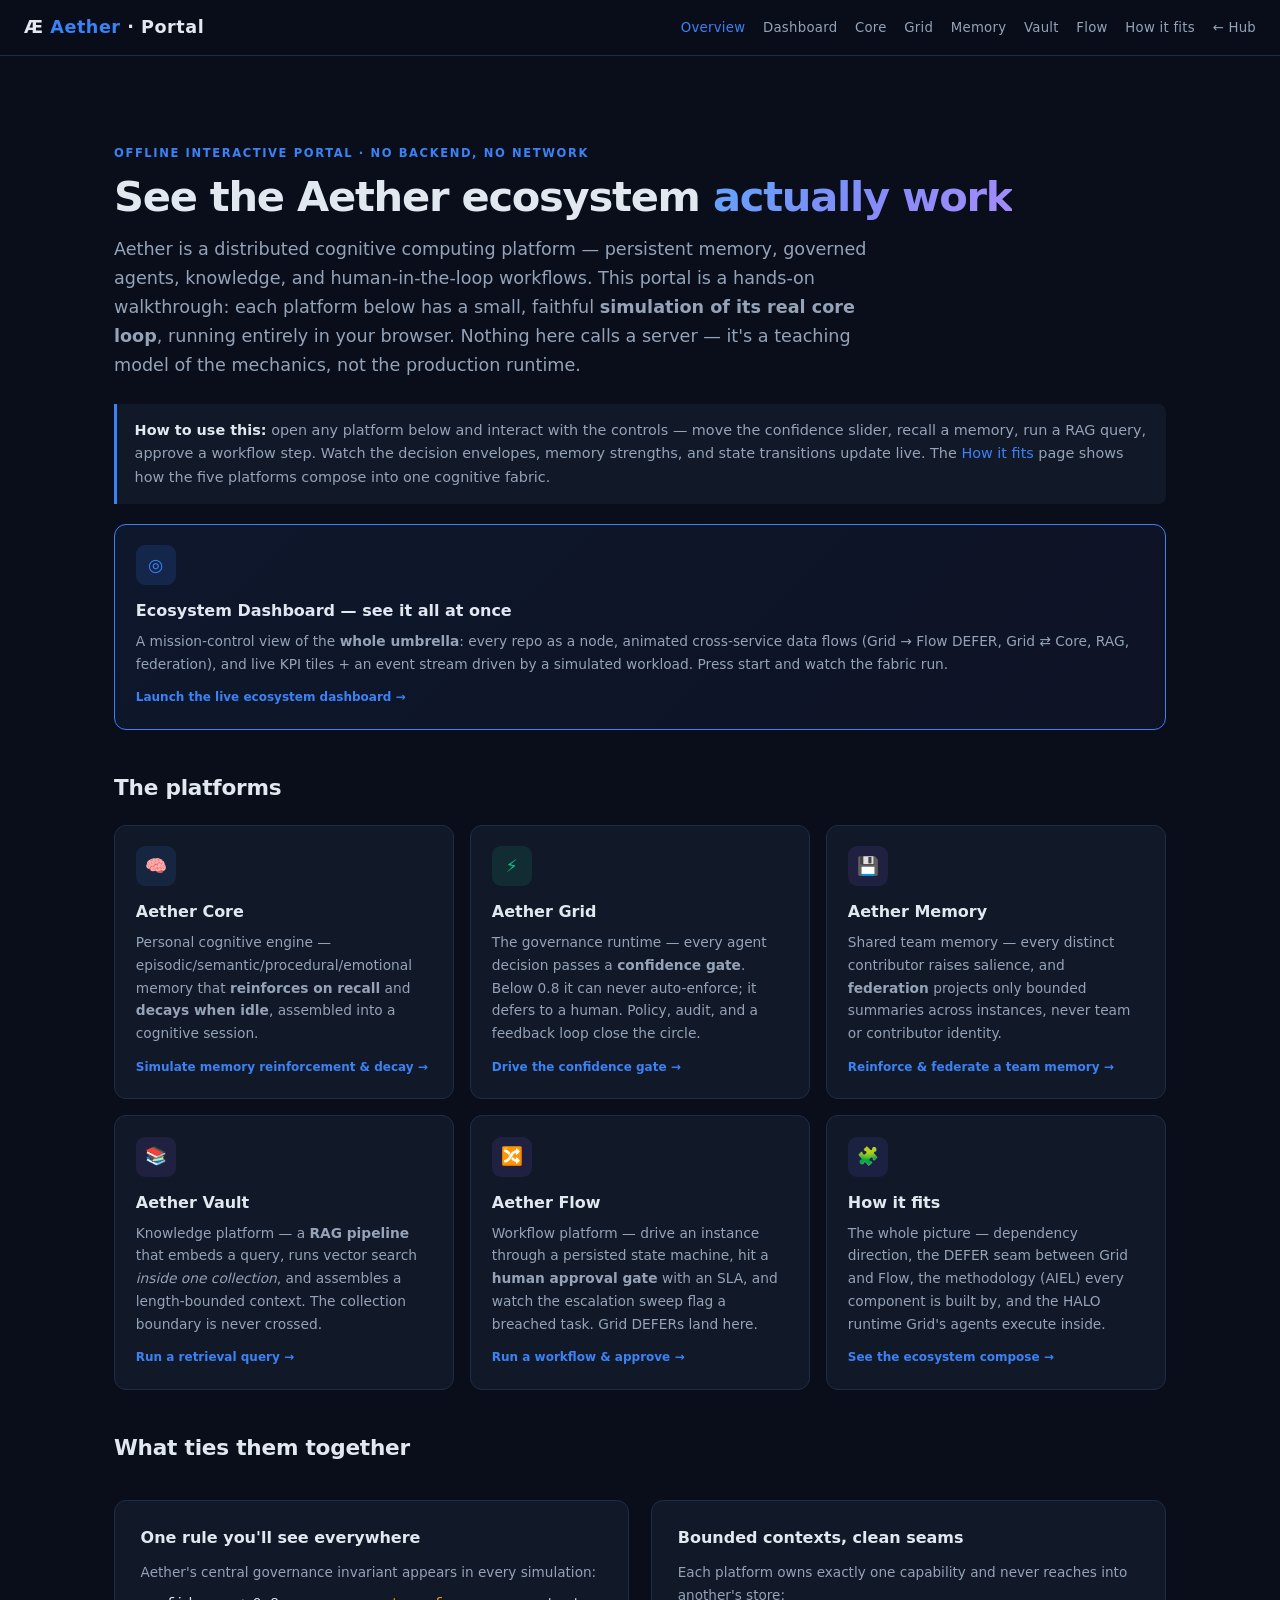
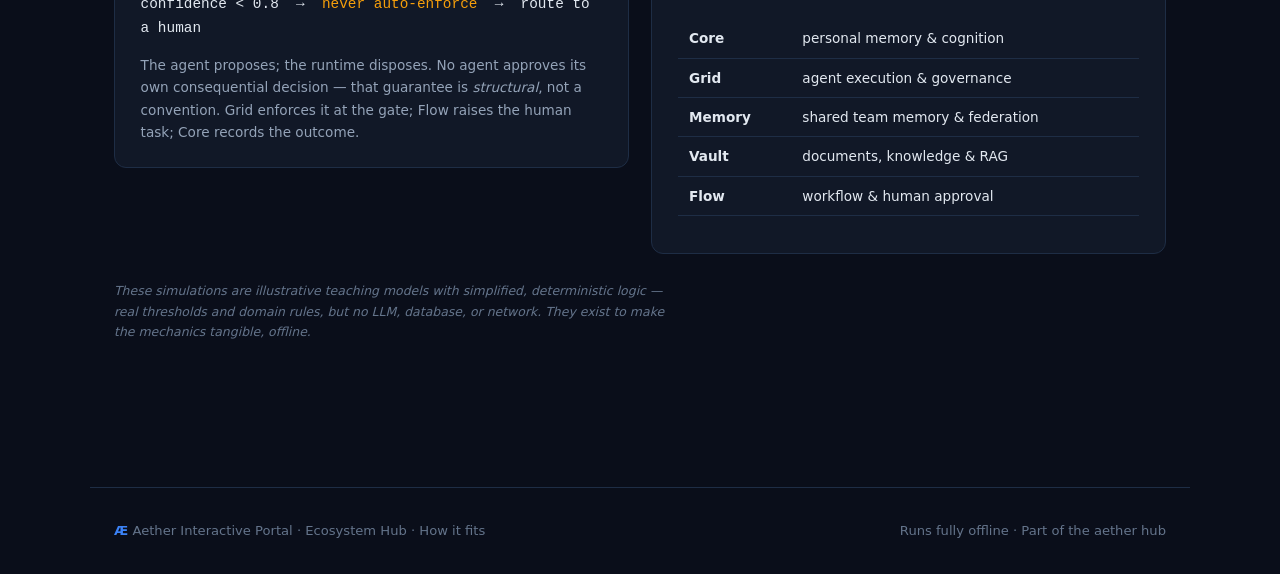
<file: docs/portal/index.html>
<!DOCTYPE html>
<html lang="en">
<head>
<meta charset="UTF-8" />
<meta name="viewport" content="width=device-width, initial-scale=1.0" />
<title>Aether — Interactive Portal</title>
<link rel="stylesheet" href="assets/portal.css" />
</head>
<body>

<nav>
  <div class="nav-brand"><a href="index.html">Æ <span>Aether</span> · Portal</a></div>
  <div class="nav-links">
    <a href="index.html" class="active">Overview</a>
    <a href="dashboard.html">Dashboard</a>
    <a href="core.html">Core</a>
    <a href="grid.html">Grid</a>
    <a href="memory.html">Memory</a>
    <a href="vault.html">Vault</a>
    <a href="flow.html">Flow</a>
    <a href="architecture.html">How it fits</a>
    <a href="../index.html">← Hub</a>
  </div>
</nav>

<div class="wrap">
  <div class="page-head" style="border:none;padding-bottom:0;margin-bottom:1.5rem">
    <div class="eyebrow">Offline Interactive Portal · No backend, no network</div>
    <h1>See the Aether ecosystem <span class="grad">actually work</span></h1>
    <p class="lead">
      Aether is a distributed cognitive computing platform — persistent memory, governed agents,
      knowledge, and human-in-the-loop workflows. This portal is a hands-on walkthrough: each
      platform below has a small, faithful <strong>simulation of its real core loop</strong>, running
      entirely in your browser. Nothing here calls a server — it's a teaching model of the mechanics,
      not the production runtime.
    </p>
  </div>

  <div class="note blue">
    <strong>How to use this:</strong> open any platform below and interact with the controls — move the
    confidence slider, recall a memory, run a RAG query, approve a workflow step. Watch the decision
    envelopes, memory strengths, and state transitions update live. The <a href="architecture.html">How it fits</a>
    page shows how the five platforms compose into one cognitive fabric.
  </div>

  <a class="card" href="dashboard.html" style="display:block;border-color:var(--accent);background:linear-gradient(135deg,rgba(59,130,246,0.08),rgba(99,102,241,0.05));margin-bottom:0.5rem">
    <div class="card-icon" style="background:rgba(59,130,246,0.15);color:var(--accent)">◎</div>
    <div class="card-title">Ecosystem Dashboard — see it all at once</div>
    <div class="card-desc">A mission-control view of the <strong>whole umbrella</strong>: every repo as a node,
      animated cross-service data flows (Grid → Flow DEFER, Grid ⇄ Core, RAG, federation), and live KPI
      tiles + an event stream driven by a simulated workload. Press start and watch the fabric run.</div>
    <div class="card-meta">Launch the live ecosystem dashboard →</div>
  </a>

  <h2>The platforms</h2>
  <div class="cards">

    <a class="card" href="core.html">
      <div class="card-icon" style="background:rgba(59,130,246,0.12);color:#60a5fa">🧠</div>
      <div class="card-title">Aether Core</div>
      <div class="card-desc">Personal cognitive engine — episodic/semantic/procedural/emotional memory that
        <strong>reinforces on recall</strong> and <strong>decays when idle</strong>, assembled into a cognitive session.</div>
      <div class="card-meta">Simulate memory reinforcement &amp; decay →</div>
    </a>

    <a class="card" href="grid.html">
      <div class="card-icon" style="background:rgba(16,185,129,0.12);color:var(--green)">⚡</div>
      <div class="card-title">Aether Grid</div>
      <div class="card-desc">The governance runtime — every agent decision passes a <strong>confidence gate</strong>.
        Below 0.8 it can never auto-enforce; it defers to a human. Policy, audit, and a feedback loop close the circle.</div>
      <div class="card-meta">Drive the confidence gate →</div>
    </a>

    <a class="card" href="memory.html">
      <div class="card-icon" style="background:rgba(139,92,246,0.12);color:var(--purple)">💾</div>
      <div class="card-title">Aether Memory</div>
      <div class="card-desc">Shared team memory — every distinct contributor raises salience, and
        <strong>federation</strong> projects only bounded summaries across instances, never team or contributor identity.</div>
      <div class="card-meta">Reinforce &amp; federate a team memory →</div>
    </a>

    <a class="card" href="vault.html">
      <div class="card-icon" style="background:rgba(139,92,246,0.12);color:var(--purple)">📚</div>
      <div class="card-title">Aether Vault</div>
      <div class="card-desc">Knowledge platform — a <strong>RAG pipeline</strong> that embeds a query, runs vector
        search <em>inside one collection</em>, and assembles a length-bounded context. The collection boundary is never crossed.</div>
      <div class="card-meta">Run a retrieval query →</div>
    </a>

    <a class="card" href="flow.html">
      <div class="card-icon" style="background:rgba(139,92,246,0.12);color:var(--purple)">🔀</div>
      <div class="card-title">Aether Flow</div>
      <div class="card-desc">Workflow platform — drive an instance through a persisted state machine, hit a
        <strong>human approval gate</strong> with an SLA, and watch the escalation sweep flag a breached task. Grid DEFERs land here.</div>
      <div class="card-meta">Run a workflow &amp; approve →</div>
    </a>

    <a class="card" href="architecture.html">
      <div class="card-icon" style="background:rgba(99,102,241,0.12);color:var(--accent-2)">🧩</div>
      <div class="card-title">How it fits</div>
      <div class="card-desc">The whole picture — dependency direction, the DEFER seam between Grid and Flow, the
        methodology (AIEL) every component is built by, and the HALO runtime Grid's agents execute inside.</div>
      <div class="card-meta">See the ecosystem compose →</div>
    </a>

  </div>

  <h2>What ties them together</h2>
  <div class="split">
    <div class="panel">
      <h3>One rule you'll see everywhere</h3>
      <p class="muted small">Aether's central governance invariant appears in every simulation:</p>
      <p style="font-family:var(--mono);font-size:0.9rem;color:var(--text);margin-top:0.6rem">
        confidence &lt; 0.8 &nbsp;→&nbsp; <span style="color:var(--amber)">never auto-enforce</span> &nbsp;→&nbsp; route to a human
      </p>
      <p class="muted small" style="margin-top:0.8rem">
        The agent proposes; the runtime disposes. No agent approves its own consequential decision — that guarantee is
        <em>structural</em>, not a convention. Grid enforces it at the gate; Flow raises the human task; Core records the outcome.
      </p>
    </div>
    <div class="panel">
      <h3>Bounded contexts, clean seams</h3>
      <p class="muted small">Each platform owns exactly one capability and never reaches into another's store:</p>
      <table>
        <tr><td><strong>Core</strong></td><td class="muted">personal memory &amp; cognition</td></tr>
        <tr><td><strong>Grid</strong></td><td class="muted">agent execution &amp; governance</td></tr>
        <tr><td><strong>Memory</strong></td><td class="muted">shared team memory &amp; federation</td></tr>
        <tr><td><strong>Vault</strong></td><td class="muted">documents, knowledge &amp; RAG</td></tr>
        <tr><td><strong>Flow</strong></td><td class="muted">workflow &amp; human approval</td></tr>
      </table>
    </div>
  </div>

  <p class="disclaimer">
    These simulations are illustrative teaching models with simplified, deterministic logic — real thresholds and
    domain rules, but no LLM, database, or network. They exist to make the mechanics tangible, offline.
  </p>
</div>

<footer>
  <div>
    <strong style="color:var(--accent)">Æ</strong> Aether Interactive Portal ·
    <a href="../index.html">Ecosystem Hub</a> · <a href="architecture.html">How it fits</a>
  </div>
  <div>Runs fully offline · Part of the <a href="https://github.com/suplab/aether">aether</a> hub</div>
</footer>

</body>
</html>
</file>
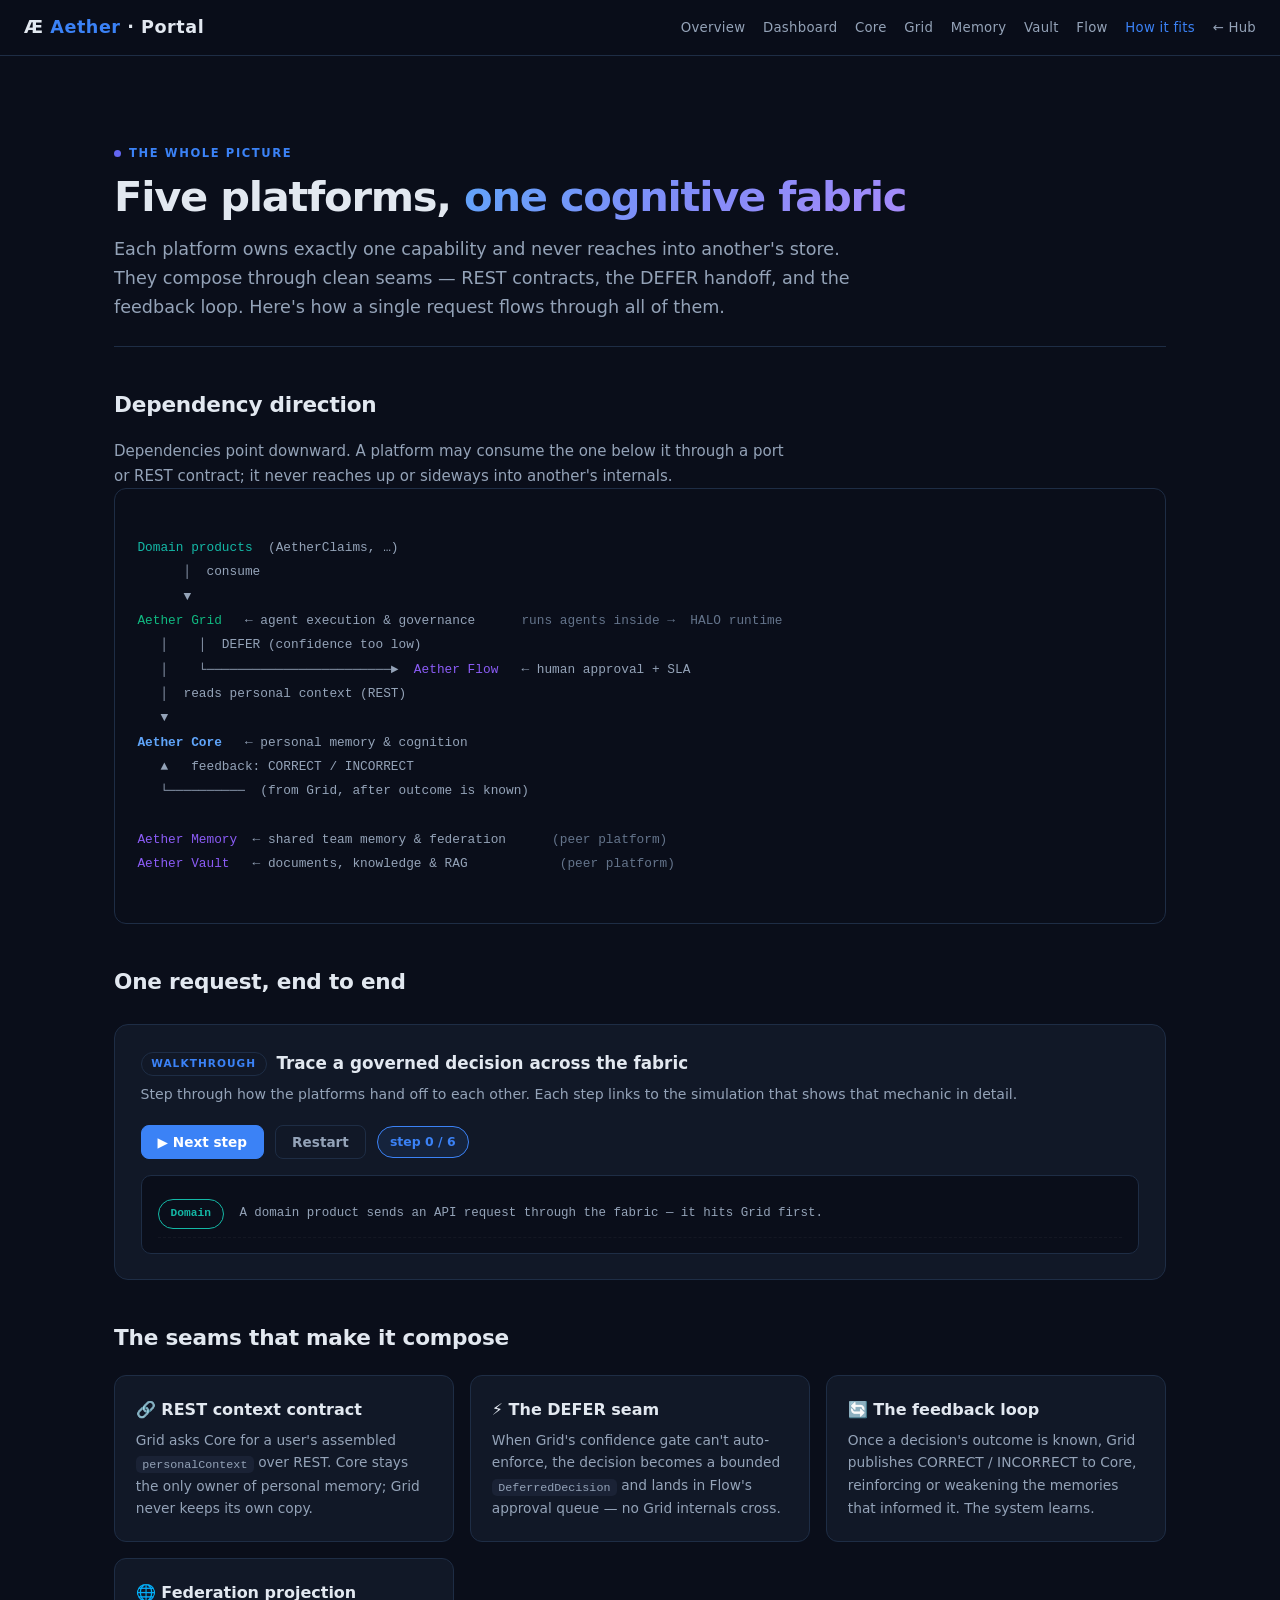
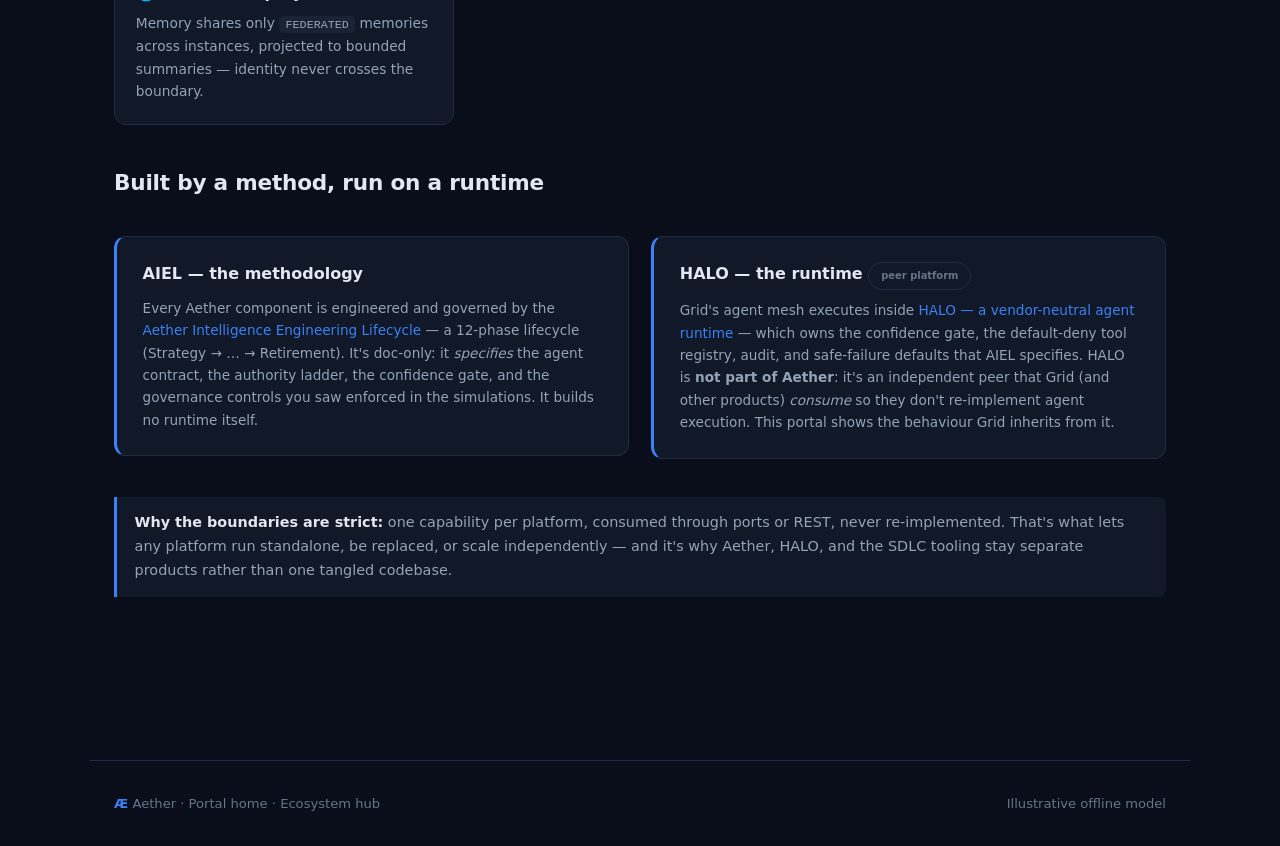
<file: docs/portal/architecture.html>
<!DOCTYPE html>
<html lang="en">
<head>
<meta charset="UTF-8" />
<meta name="viewport" content="width=device-width, initial-scale=1.0" />
<title>How it fits — Aether Interactive Portal</title>
<link rel="stylesheet" href="assets/portal.css" />
</head>
<body>

<nav>
  <div class="nav-brand"><a href="index.html">Æ <span>Aether</span> · Portal</a></div>
  <div class="nav-links">
    <a href="index.html">Overview</a>
    <a href="dashboard.html">Dashboard</a>
    <a href="core.html">Core</a>
    <a href="grid.html">Grid</a>
    <a href="memory.html">Memory</a>
    <a href="vault.html">Vault</a>
    <a href="flow.html">Flow</a>
    <a href="architecture.html" class="active">How it fits</a>
    <a href="../index.html">← Hub</a>
  </div>
</nav>

<div class="wrap">
  <div class="page-head">
    <div class="eyebrow"><span class="dot" style="background:var(--accent-2)"></span>The whole picture</div>
    <h1>Five platforms, <span class="grad">one cognitive fabric</span></h1>
    <p class="lead">
      Each platform owns exactly one capability and never reaches into another's store. They compose through clean
      seams — REST contracts, the DEFER handoff, and the feedback loop. Here's how a single request flows through all of them.
    </p>
  </div>

  <h2>Dependency direction</h2>
  <p class="muted">Dependencies point downward. A platform may consume the one below it through a port or REST contract; it never reaches up or sideways into another's internals.</p>
  <div class="flowdiagram">
<span class="hl-teal">Domain products</span>  (AetherClaims, …)
      │  consume
      ▼
<span class="hl-green">Aether Grid</span>   ← agent execution &amp; governance      <span class="hl-dim">runs agents inside →  HALO runtime</span>
   │    │  DEFER (confidence too low)
   │    └────────────────────────►  <span class="hl-purple">Aether Flow</span>   ← human approval + SLA
   │  reads personal context (REST)
   ▼
<span class="hl-blue">Aether Core</span>   ← personal memory &amp; cognition
   ▲   feedback: CORRECT / INCORRECT
   └──────────  (from Grid, after outcome is known)

<span class="hl-purple">Aether Memory</span>  ← shared team memory &amp; federation      <span class="hl-dim">(peer platform)</span>
<span class="hl-purple">Aether Vault</span>   ← documents, knowledge &amp; RAG            <span class="hl-dim">(peer platform)</span>
  </div>

  <h2>One request, end to end</h2>
  <div class="sim">
    <div class="sim-head"><span class="badge">Walkthrough</span><span class="sim-title">Trace a governed decision across the fabric</span></div>
    <div class="sim-sub">Step through how the platforms hand off to each other. Each step links to the simulation that shows that mechanic in detail.</div>
    <div class="controls">
      <button class="btn btn-primary" id="step">▶ Next step</button>
      <button class="btn btn-ghost" id="reset">Restart</button>
      <span class="pill pill-info" id="stepPill">step 0 / 6</span>
    </div>
    <div class="log" id="trace" style="max-height:none"></div>
  </div>

  <h2>The seams that make it compose</h2>
  <div class="cards">
    <div class="card">
      <div class="card-title">🔗 REST context contract</div>
      <div class="card-desc">Grid asks Core for a user's assembled <code>personalContext</code> over REST. Core stays the only owner of personal memory; Grid never keeps its own copy.</div>
    </div>
    <div class="card">
      <div class="card-title">⚡ The DEFER seam</div>
      <div class="card-desc">When Grid's confidence gate can't auto-enforce, the decision becomes a bounded <code>DeferredDecision</code> and lands in Flow's approval queue — no Grid internals cross.</div>
    </div>
    <div class="card">
      <div class="card-title">🔄 The feedback loop</div>
      <div class="card-desc">Once a decision's outcome is known, Grid publishes CORRECT / INCORRECT to Core, reinforcing or weakening the memories that informed it. The system learns.</div>
    </div>
    <div class="card">
      <div class="card-title">🌐 Federation projection</div>
      <div class="card-desc">Memory shares only <code>FEDERATED</code> memories across instances, projected to bounded summaries — identity never crosses the boundary.</div>
    </div>
  </div>

  <h2>Built by a method, run on a runtime</h2>
  <div class="split">
    <div class="panel panel-accent">
      <h3>AIEL — the methodology</h3>
      <p class="muted small">Every Aether component is engineered and governed by the
        <a href="https://github.com/suplab/aether-iel" target="_blank">Aether Intelligence Engineering Lifecycle</a> —
        a 12-phase lifecycle (Strategy → … → Retirement). It's doc-only: it <em>specifies</em> the agent contract, the
        authority ladder, the confidence gate, and the governance controls you saw enforced in the simulations. It
        builds no runtime itself.</p>
    </div>
    <div class="panel panel-accent">
      <h3>HALO — the runtime <span class="pill pill-muted" style="font-size:0.62rem">peer platform</span></h3>
      <p class="muted small">Grid's agent mesh executes inside
        <a href="https://github.com/doubts-suplab/agent-harness" target="_blank">HALO — a vendor-neutral agent runtime</a> —
        which owns the confidence gate, the default-deny tool registry, audit, and safe-failure defaults that AIEL
        specifies. HALO is <strong>not part of Aether</strong>: it's an independent peer that Grid (and other products)
        <em>consume</em> so they don't re-implement agent execution. This portal shows the behaviour Grid inherits from it.</p>
    </div>
  </div>

  <div class="note blue">
    <strong>Why the boundaries are strict:</strong> one capability per platform, consumed through ports or REST, never
    re-implemented. That's what lets any platform run standalone, be replaced, or scale independently — and it's why
    Aether, HALO, and the SDLC tooling stay separate products rather than one tangled codebase.
  </div>
</div>

<footer>
  <div><strong style="color:var(--accent)">Æ</strong> Aether · <a href="index.html">Portal home</a> · <a href="../index.html">Ecosystem hub</a></div>
  <div>Illustrative offline model</div>
</footer>

<script>
const $ = id => document.getElementById(id);
const TRACE = [
  { p:'Domain', c:'#14b8a6', t:'A domain product sends an API request through the fabric — it hits Grid first.', link:null },
  { p:'Grid → Core', c:'#3b82f6', t:'Grid asks <a href="core.html">Core</a> for the user\'s assembled personal context over REST to inform the agents.', link:'core.html' },
  { p:'Grid', c:'#10b981', t:'Grid runs its agent pipeline (inside HALO) and an agent proposes BLOCK at confidence 0.72 — below the 0.95 BLOCK ceiling.', link:'grid.html' },
  { p:'Grid gate', c:'#f59e0b', t:'The confidence gate refuses to auto-enforce: 0.72 &lt; 0.95 → the decision becomes a DEFER.', link:'grid.html' },
  { p:'Grid → Flow', c:'#8b5cf6', t:'The DEFER is projected to a bounded DeferredDecision and lands in <a href="flow.html">Flow</a>\'s approval queue with an SLA.', link:'flow.html' },
  { p:'Flow', c:'#8b5cf6', t:'A human in the finance role approves the task before the SLA breaches; Flow advances the instance to completion.', link:'flow.html' },
  { p:'Grid → Core', c:'#3b82f6', t:'The outcome is known — Grid publishes a CORRECT feedback signal to <a href="core.html">Core</a>, reinforcing the memories that informed it.', link:'core.html' },
];
let step = 0;
function render() {
  $('stepPill').textContent = `step ${step} / ${TRACE.length - 1}`;
  $('trace').innerHTML = TRACE.slice(0, step+1).map((s,i) =>
    `<div class="line" style="padding:0.5rem 0">
      <span class="pill" style="border-color:${s.c};color:${s.c};background:transparent;font-size:0.7rem">${s.p}</span>
      <span style="margin-left:0.5rem">${s.t}</span>
    </div>`).join('');
}
$('step').addEventListener('click', () => { if (step < TRACE.length - 1) step++; render(); });
$('reset').addEventListener('click', () => { step = 0; render(); });
render();
</script>
</body>
</html>
</file>
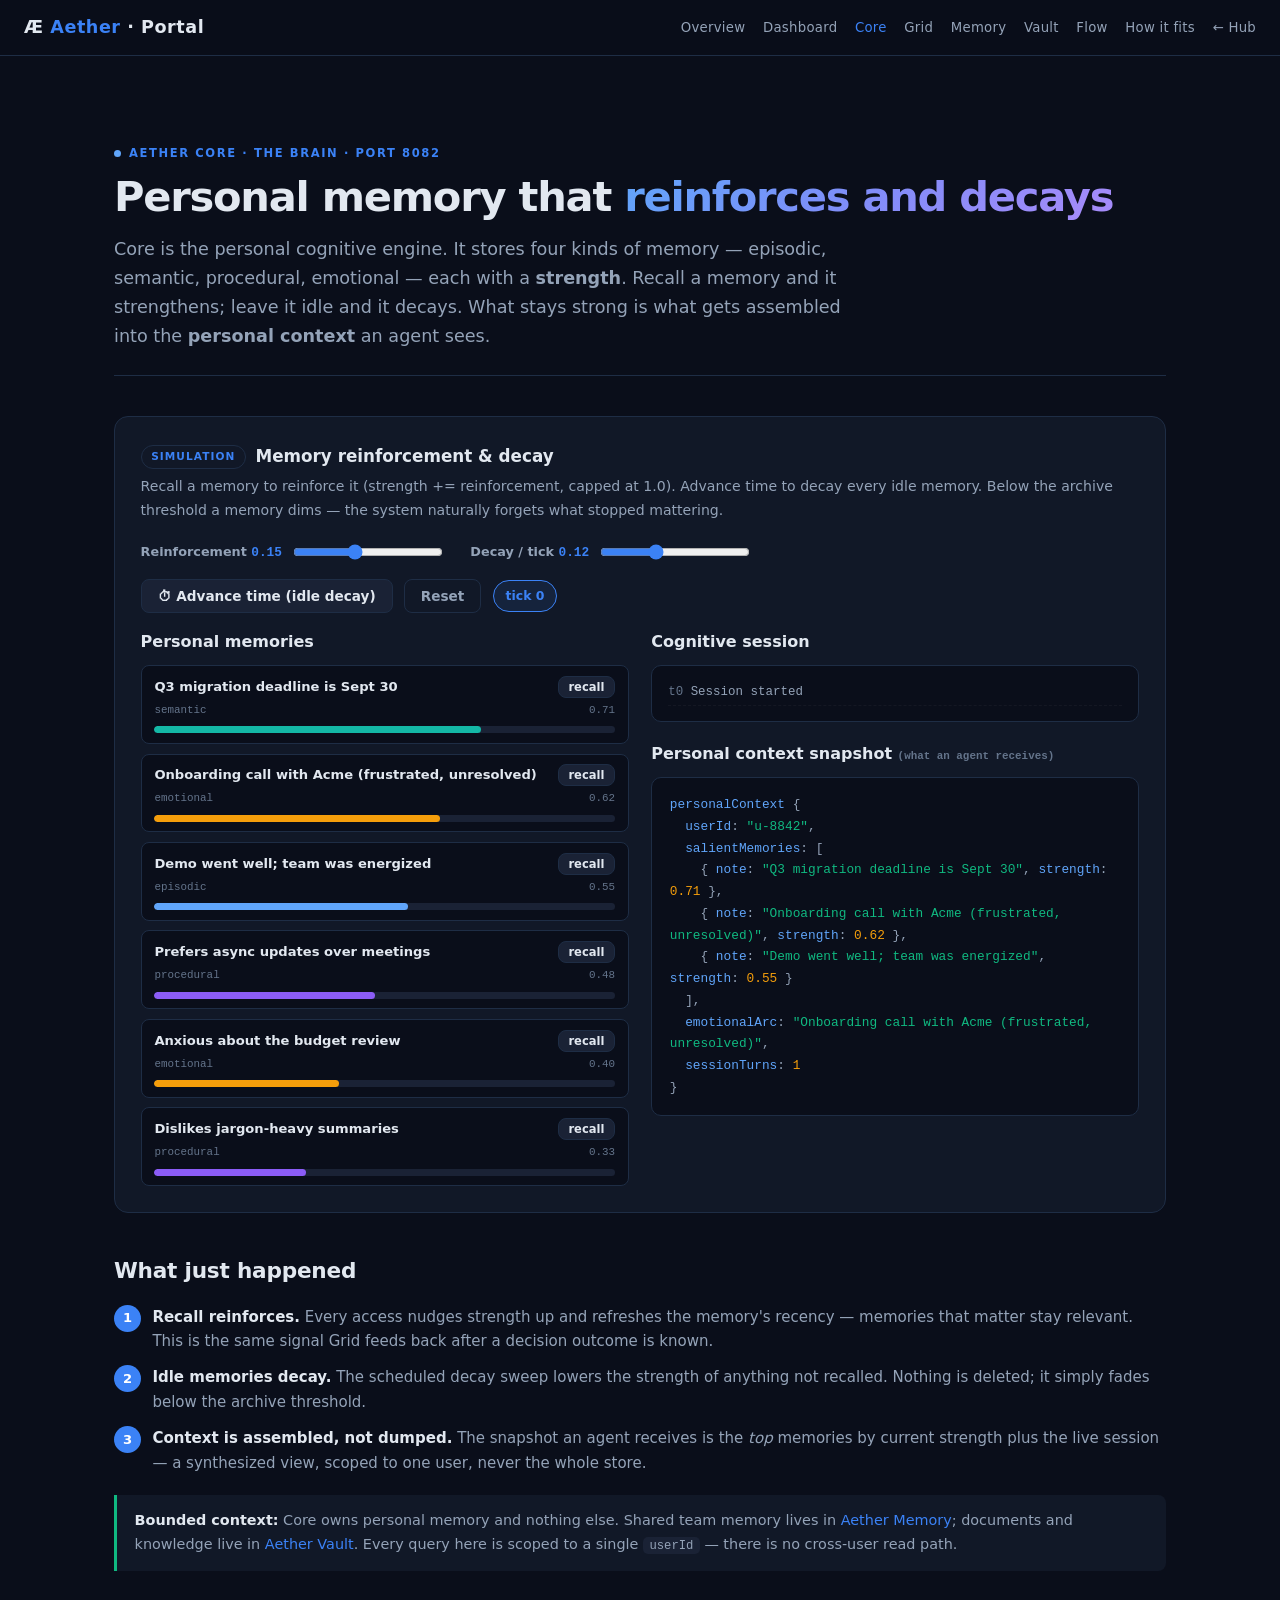
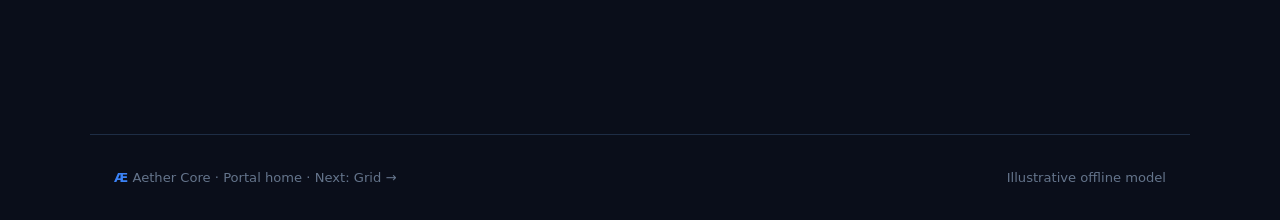
<file: docs/portal/core.html>
<!DOCTYPE html>
<html lang="en">
<head>
<meta charset="UTF-8" />
<meta name="viewport" content="width=device-width, initial-scale=1.0" />
<title>Aether Core — Interactive Portal</title>
<link rel="stylesheet" href="assets/portal.css" />
</head>
<body>

<nav>
  <div class="nav-brand"><a href="index.html">Æ <span>Aether</span> · Portal</a></div>
  <div class="nav-links">
    <a href="index.html">Overview</a>
    <a href="dashboard.html">Dashboard</a>
    <a href="core.html" class="active">Core</a>
    <a href="grid.html">Grid</a>
    <a href="memory.html">Memory</a>
    <a href="vault.html">Vault</a>
    <a href="flow.html">Flow</a>
    <a href="architecture.html">How it fits</a>
    <a href="../index.html">← Hub</a>
  </div>
</nav>

<div class="wrap">
  <div class="page-head">
    <div class="eyebrow"><span class="dot" style="background:#60a5fa"></span>Aether Core · The Brain · Port 8082</div>
    <h1>Personal memory that <span class="grad">reinforces and decays</span></h1>
    <p class="lead">
      Core is the personal cognitive engine. It stores four kinds of memory — episodic, semantic, procedural,
      emotional — each with a <strong>strength</strong>. Recall a memory and it strengthens; leave it idle and it
      decays. What stays strong is what gets assembled into the <strong>personal context</strong> an agent sees.
    </p>
  </div>

  <div class="sim">
    <div class="sim-head"><span class="badge">Simulation</span><span class="sim-title">Memory reinforcement &amp; decay</span></div>
    <div class="sim-sub">Recall a memory to reinforce it (strength += reinforcement, capped at 1.0). Advance time to decay
      every idle memory. Below the archive threshold a memory dims — the system naturally forgets what stopped mattering.</div>

    <div class="controls">
      <label class="field" style="margin:0">Reinforcement <span class="rangeval" id="reinfVal">0.15</span></label>
      <input type="range" id="reinf" min="0.05" max="0.30" step="0.01" value="0.15" style="max-width:150px">
      <label class="field" style="margin:0 0 0 1rem">Decay / tick <span class="rangeval" id="decayVal">0.12</span></label>
      <input type="range" id="decay" min="0.02" max="0.30" step="0.01" value="0.12" style="max-width:150px">
    </div>
    <div class="controls">
      <button class="btn" id="advance">⏱ Advance time (idle decay)</button>
      <button class="btn btn-ghost" id="reset">Reset</button>
      <span class="pill pill-info" id="tickPill">tick 0</span>
    </div>

    <div class="split" style="margin-top:1rem">
      <div>
        <h3>Personal memories</h3>
        <div class="bars" id="bars"></div>
      </div>
      <div>
        <h3>Cognitive session</h3>
        <div class="log" id="session"></div>
        <h3 style="margin-top:1.2rem">Personal context snapshot <span class="bar-tag">(what an agent receives)</span></h3>
        <div class="envelope" id="ctx"></div>
      </div>
    </div>
  </div>

  <h2>What just happened</h2>
  <ol class="steps">
    <li><strong>Recall reinforces.</strong> Every access nudges strength up and refreshes the memory's recency — memories that matter stay relevant. This is the same signal Grid feeds back after a decision outcome is known.</li>
    <li><strong>Idle memories decay.</strong> The scheduled decay sweep lowers the strength of anything not recalled. Nothing is deleted; it simply fades below the archive threshold.</li>
    <li><strong>Context is assembled, not dumped.</strong> The snapshot an agent receives is the <em>top</em> memories by current strength plus the live session — a synthesized view, scoped to one user, never the whole store.</li>
  </ol>

  <div class="note green">
    <strong>Bounded context:</strong> Core owns personal memory and nothing else. Shared team memory lives in
    <a href="memory.html">Aether Memory</a>; documents and knowledge live in <a href="vault.html">Aether Vault</a>.
    Every query here is scoped to a single <code>userId</code> — there is no cross-user read path.
  </div>
</div>

<footer>
  <div><strong style="color:var(--accent)">Æ</strong> Aether Core · <a href="index.html">Portal home</a> · <a href="grid.html">Next: Grid →</a></div>
  <div>Illustrative offline model</div>
</footer>

<script>
const SEED = () => ([
  { id:'m1', label:'Onboarding call with Acme (frustrated, unresolved)', type:'emotional',  strength:0.62 },
  { id:'m2', label:'Prefers async updates over meetings',                type:'procedural', strength:0.48 },
  { id:'m3', label:'Q3 migration deadline is Sept 30',                   type:'semantic',   strength:0.71 },
  { id:'m4', label:'Demo went well; team was energized',                 type:'episodic',   strength:0.55 },
  { id:'m5', label:'Dislikes jargon-heavy summaries',                    type:'procedural', strength:0.33 },
  { id:'m6', label:'Anxious about the budget review',                    type:'emotional',  strength:0.40 },
]);
const TYPE_COLOR = { episodic:'#60a5fa', semantic:'var(--teal)', procedural:'var(--purple)', emotional:'var(--amber)' };
const ARCHIVE = 0.20;

let mem = SEED();
let tick = 0;
let session = [];

const $ = id => document.getElementById(id);
const reinf = () => parseFloat($('reinf').value);
const decay = () => parseFloat($('decay').value);

$('reinf').addEventListener('input', () => $('reinfVal').textContent = reinf().toFixed(2));
$('decay').addEventListener('input', () => $('decayVal').textContent = decay().toFixed(2));

function log(msg, emotion) {
  session.unshift({ t: tick, msg, emotion });
  if (session.length > 8) session.pop();
}

function recall(id) {
  const m = mem.find(x => x.id === id);
  if (!m) return;
  const before = m.strength;
  m.strength = Math.min(1, m.strength + reinf());
  m.strength = Math.round(m.strength * 100) / 100;
  log(`Recalled "${trim(m.label)}" — strength ${before.toFixed(2)} → ${m.strength.toFixed(2)}`, m.type === 'emotional');
  render();
}

function advance() {
  tick++;
  mem.forEach(m => {
    m.strength = Math.max(0, Math.round((m.strength - decay()) * 100) / 100);
  });
  const archived = mem.filter(m => m.strength < ARCHIVE).length;
  log(`Time advanced — ${mem.length} memories decayed, ${archived} below archive threshold`, false);
  render();
}

function reset() { mem = SEED(); tick = 0; session = []; log('Session started', false); render(); }

function trim(s){ return s.length > 34 ? s.slice(0,32) + '…' : s; }

function render() {
  $('tickPill').textContent = 'tick ' + tick;
  // bars
  const sorted = [...mem].sort((a,b) => b.strength - a.strength);
  $('bars').innerHTML = sorted.map(m => {
    const dim = m.strength < ARCHIVE ? ' dim' : '';
    const pct = Math.round(m.strength * 100);
    const col = TYPE_COLOR[m.type];
    return `<div class="bar-item${dim}">
      <div class="bar-top">
        <span class="bar-label">${m.label}</span>
        <button class="btn" style="padding:0.2rem 0.6rem;font-size:0.72rem" onclick="recall('${m.id}')">recall</button>
      </div>
      <div class="bar-top" style="margin-top:0.25rem">
        <span class="bar-tag">${m.type}${m.strength < ARCHIVE ? ' · archived' : ''}</span>
        <span class="bar-tag">${m.strength.toFixed(2)}</span>
      </div>
      <div class="bar-track"><div class="bar-fill" style="width:${pct}%;background:${col}"></div></div>
    </div>`;
  }).join('');
  // session
  $('session').innerHTML = session.length
    ? session.map(e => `<div class="line"><span class="t">t${e.t}</span> ${e.emotion ? '💭 ' : ''}${e.msg}</div>`).join('')
    : '<div class="line t">no turns yet</div>';
  // context snapshot
  const top = sorted.filter(m => m.strength >= ARCHIVE).slice(0,3);
  const arc = mem.filter(m=>m.type==='emotional').sort((a,b)=>b.strength-a.strength)[0];
  $('ctx').innerHTML =
`<span class="k">personalContext</span> {
  <span class="k">userId</span>: <span class="s">"u-8842"</span>,
  <span class="k">salientMemories</span>: [
${top.map(m => `    { <span class="k">note</span>: <span class="s">"${m.label}"</span>, <span class="k">strength</span>: <span class="n">${m.strength.toFixed(2)}</span> }`).join(',\n')}
  ],
  <span class="k">emotionalArc</span>: <span class="s">"${arc ? arc.label.replace(/"/g,'') : 'neutral'}"</span>,
  <span class="k">sessionTurns</span>: <span class="n">${session.length}</span>
}`;
}

$('advance').addEventListener('click', advance);
$('reset').addEventListener('click', reset);
log('Session started', false);
render();
</script>
</body>
</html>
</file>
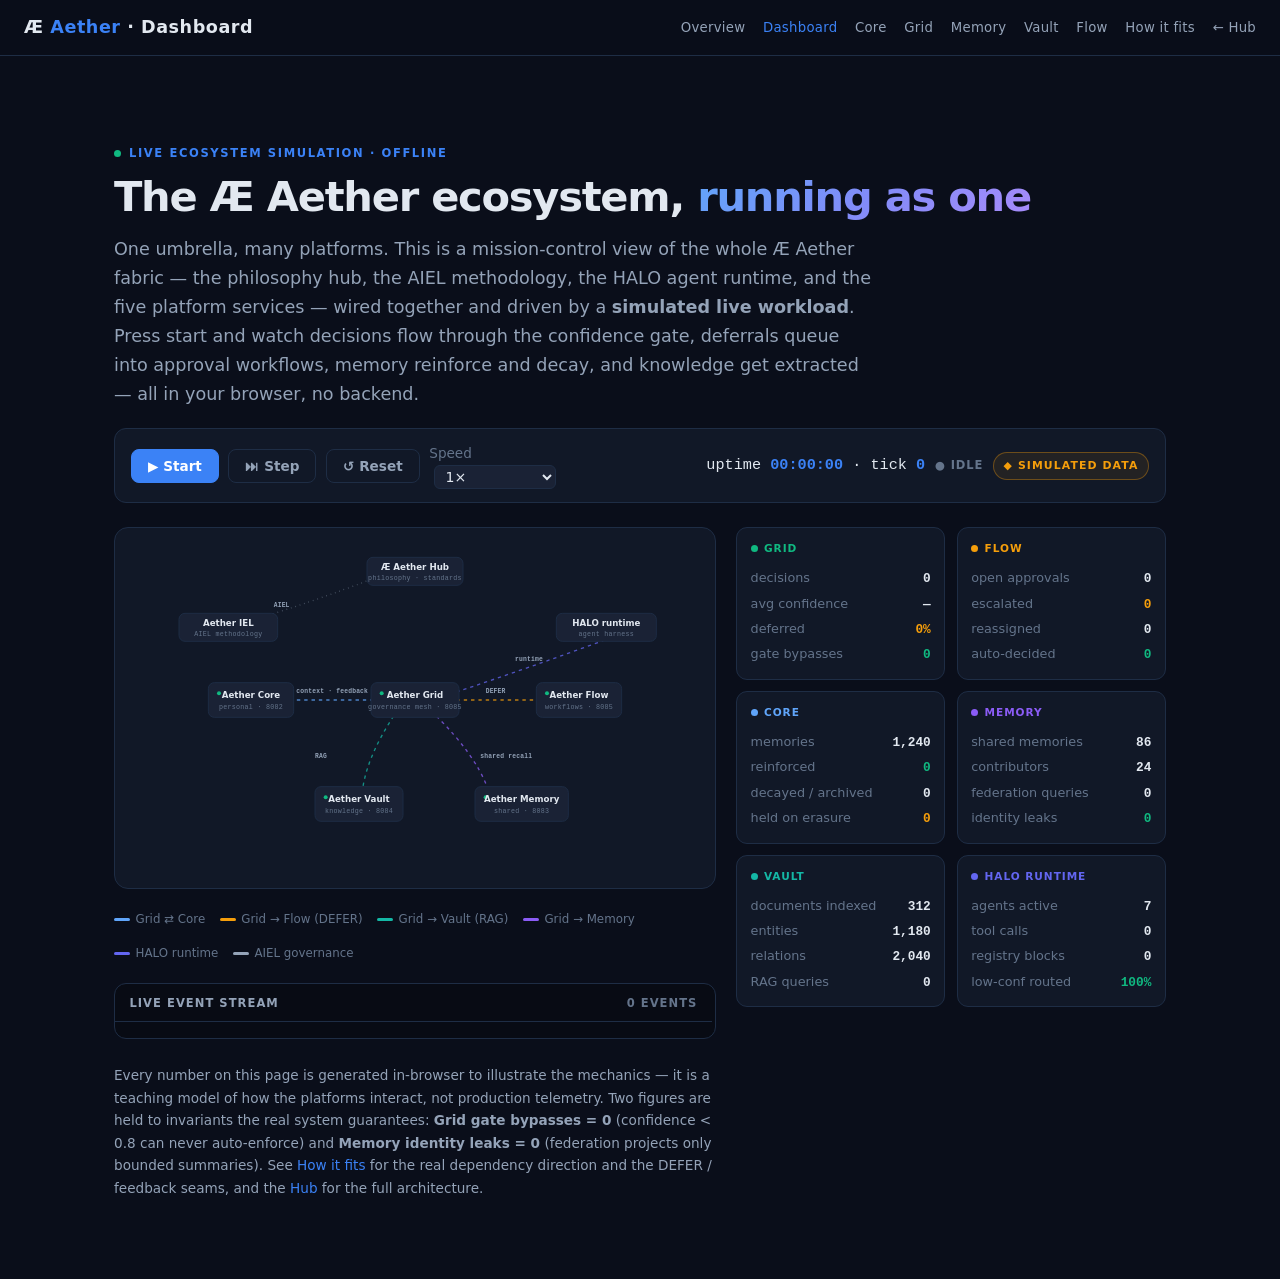
<file: docs/portal/dashboard.html>
<!DOCTYPE html>
<html lang="en">
<head>
<meta charset="UTF-8" />
<meta name="viewport" content="width=device-width, initial-scale=1.0" />
<title>Æ Aether — Ecosystem Dashboard</title>
<link rel="stylesheet" href="assets/portal.css" />
<style>
  /* ── Dashboard-specific components (built on portal.css tokens) ── */
  .disclaimer-pill {
    display:inline-flex; align-items:center; gap:0.4rem; font-size:0.68rem; font-weight:700;
    letter-spacing:0.1em; text-transform:uppercase; color:var(--amber);
    border:1px solid rgba(245,158,11,0.35); background:rgba(245,158,11,0.08);
    padding:0.25rem 0.6rem; border-radius:20px;
  }
  .controls-bar {
    display:flex; flex-wrap:wrap; align-items:center; gap:0.6rem;
    background:var(--surface); border:1px solid var(--border); border-radius:12px;
    padding:0.8rem 1rem; margin-bottom:1.5rem;
  }
  .controls-bar .spacer { flex:1; }
  .uptime { font-family:var(--mono); font-size:0.95rem; color:var(--text); }
  .uptime b { color:var(--accent); }
  .runflag { font-size:0.72rem; font-weight:700; letter-spacing:0.08em; text-transform:uppercase; }
  .runflag.on { color:var(--green); } .runflag.off { color:var(--text-muted); }

  .dash-cols { display:grid; grid-template-columns: 1.4fr 1fr; gap:1.25rem; align-items:start; }
  @media (max-width: 900px) { .dash-cols { grid-template-columns:1fr; } }

  .topo { width:100%; height:auto; background:var(--surface); border:1px solid var(--border); border-radius:14px; }
  .node rect { fill:var(--surface-2); stroke:var(--border); stroke-width:1.5; rx:9; }
  .node .nlabel { fill:var(--text); font:700 13px var(--font); }
  .node .nsub { fill:var(--text-muted); font:500 10px var(--mono); letter-spacing:0.04em; }
  .node.pulse rect { stroke:var(--accent); filter:drop-shadow(0 0 7px var(--accent-glow)); }
  .node .status { fill:var(--green); }
  .edge { fill:none; stroke-width:2; stroke-dasharray:5 6; animation:flow 1s linear infinite; opacity:0.75; }
  .edge.paused { animation-play-state:paused; }
  .edge.hot { stroke-width:3.6; opacity:1; filter:drop-shadow(0 0 5px currentColor); }
  .edge.rib { stroke-dasharray:2 5; opacity:0.28; animation:none; stroke-width:1.4; }
  .edge.gov { stroke-dasharray:1 6; opacity:0.5; animation:flow 2.4s linear infinite; }
  @keyframes flow { to { stroke-dashoffset:-11; } }
  .elabel { fill:var(--text-dim); font:600 9.5px var(--mono); letter-spacing:0.03em; }

  .kpi-grid { display:grid; grid-template-columns:repeat(2,1fr); gap:0.7rem; }
  .kpi { background:var(--surface); border:1px solid var(--border); border-radius:11px; padding:0.75rem 0.85rem; }
  .kpi .kpi-svc { font-size:0.66rem; font-weight:800; letter-spacing:0.09em; text-transform:uppercase; margin-bottom:0.5rem; display:flex; align-items:center; gap:0.4rem; }
  .kpi .kpi-dot { width:7px; height:7px; border-radius:50%; }
  .kpi .kpi-row { display:flex; justify-content:space-between; align-items:baseline; font-size:0.8rem; padding:0.1rem 0; }
  .kpi .kpi-row .k { color:var(--text-muted); }
  .kpi .kpi-row .v { font-family:var(--mono); font-weight:600; color:var(--text); }
  .kpi .kpi-row .v.good { color:var(--green); } .kpi .kpi-row .v.warn { color:var(--amber); }
  .kpi .kpi-row .v.zero { color:var(--green); }

  .evlog { background:#080b14; border:1px solid var(--border); border-radius:12px; padding:0.6rem 0.2rem 0.6rem 0; margin-top:1.25rem; }
  .evlog-head { display:flex; align-items:center; justify-content:space-between; padding:0 0.9rem 0.5rem; border-bottom:1px solid var(--border); margin-bottom:0.4rem; }
  .evlog-head span { font-size:0.72rem; font-weight:700; letter-spacing:0.09em; text-transform:uppercase; color:var(--text-dim); }
  .evlog ul { list-style:none; max-height:280px; overflow-y:auto; }
  .evlog li { font-family:var(--mono); font-size:0.78rem; line-height:1.5; padding:0.18rem 0.9rem; display:flex; gap:0.6rem; border-left:2px solid transparent; }
  .evlog li .ts { color:var(--text-muted); flex-shrink:0; }
  .evlog li .src { font-weight:700; flex-shrink:0; width:58px; }
  .evlog li .msg { color:var(--text-dim); }
  .evlog li.new { animation:fadein 0.5s ease; }
  @keyframes fadein { from { opacity:0; transform:translateX(-6px); } }

  .legend { display:flex; flex-wrap:wrap; gap:0.9rem; margin-top:0.8rem; font-size:0.74rem; color:var(--text-muted); }
  .legend span { display:inline-flex; align-items:center; gap:0.35rem; }
  .legend i { width:16px; height:3px; border-radius:2px; display:inline-block; }

  /* service colors */
  .c-hub{color:#60a5fa}.c-grid{color:var(--green)}.c-core{color:#60a5fa}.c-memory{color:var(--purple)}
  .c-vault{color:var(--teal)}.c-flow{color:var(--amber)}.c-halo{color:var(--accent-2)}.c-iel{color:var(--text-dim)}
</style>
</head>
<body>

<nav>
  <div class="nav-brand"><a href="index.html">Æ <span>Aether</span> · Dashboard</a></div>
  <div class="nav-links">
    <a href="index.html">Overview</a>
    <a href="dashboard.html" class="active">Dashboard</a>
    <a href="core.html">Core</a>
    <a href="grid.html">Grid</a>
    <a href="memory.html">Memory</a>
    <a href="vault.html">Vault</a>
    <a href="flow.html">Flow</a>
    <a href="architecture.html">How it fits</a>
    <a href="../index.html">← Hub</a>
  </div>
</nav>

<div class="wrap">
  <div class="page-head" style="border:none;padding-bottom:0;margin-bottom:1.2rem">
    <div class="eyebrow"><span class="dot" style="background:var(--green)"></span>Live Ecosystem Simulation · Offline</div>
    <h1>The Æ Aether ecosystem, <span class="grad">running as one</span></h1>
    <p class="lead">
      One umbrella, many platforms. This is a mission-control view of the whole Æ Aether fabric — the
      philosophy hub, the AIEL methodology, the HALO agent runtime, and the five platform services —
      wired together and driven by a <strong>simulated live workload</strong>. Press start and watch
      decisions flow through the confidence gate, deferrals queue into approval workflows, memory
      reinforce and decay, and knowledge get extracted — all in your browser, no backend.
    </p>
  </div>

  <div class="controls-bar">
    <button class="btn btn-primary" id="startBtn">▶ Start</button>
    <button class="btn btn-ghost" id="stepBtn">⏭ Step</button>
    <button class="btn btn-ghost" id="resetBtn">↺ Reset</button>
    <label class="small" style="color:var(--text-muted)">Speed
      <select id="speed" style="background:var(--surface-2);color:var(--text);border:1px solid var(--border);border-radius:6px;padding:0.15rem 0.4rem;margin-left:0.3rem">
        <option value="1400">0.7×</option>
        <option value="1000" selected>1×</option>
        <option value="500">2×</option>
        <option value="250">4×</option>
      </select>
    </label>
    <span class="spacer"></span>
    <span class="uptime">uptime <b id="uptime">00:00:00</b> · tick <b id="tickno">0</b></span>
    <span class="runflag off" id="runflag">● idle</span>
    <span class="disclaimer-pill">◆ Simulated data</span>
  </div>

  <div class="dash-cols">
    <!-- ── TOPOLOGY ── -->
    <div>
      <svg class="topo" viewBox="0 0 900 540" role="img" aria-label="Aether ecosystem topology">
        <!-- umbrella ribs from hub to platforms -->
        <path class="edge rib" d="M450,86 Q300,150 210,250"/>
        <path class="edge rib" d="M450,86 Q450,160 450,232"/>
        <path class="edge rib" d="M450,86 Q600,150 690,250"/>
        <path class="edge rib" d="M450,86 Q320,300 330,392"/>
        <path class="edge rib" d="M450,86 Q580,300 600,392"/>

        <!-- governance / methodology -->
        <path id="e-iel-hub" class="edge gov" style="stroke:var(--text-dim)" d="M170,150 Q300,110 392,74"/>
        <!-- runtime -->
        <path id="e-halo-grid" class="edge" style="stroke:var(--accent-2)" d="M735,168 Q620,210 512,246"/>

        <!-- runtime interaction edges -->
        <path id="e-grid-core"   class="edge" style="stroke:#60a5fa"      d="M388,258 Q300,258 268,258"/>
        <path id="e-grid-flow"   class="edge" style="stroke:var(--amber)" d="M512,258 Q600,258 632,258"/>
        <path id="e-grid-vault"  class="edge" style="stroke:var(--teal)"  d="M418,282 Q380,340 372,388"/>
        <path id="e-grid-memory" class="edge" style="stroke:var(--purple)" d="M482,282 Q540,340 558,388"/>

        <!-- edge labels -->
        <text class="elabel" x="272" y="248">context · feedback</text>
        <text class="elabel" x="556" y="248">DEFER</text>
        <text class="elabel" x="300" y="345">RAG</text>
        <text class="elabel" x="548" y="345">shared recall</text>
        <text class="elabel" x="600" y="200">runtime</text>
        <text class="elabel" x="238" y="118">AIEL</text>

        <!-- nodes -->
        <g class="node" id="n-hub"><rect x="378" y="44" width="144" height="42"/>
          <text class="nlabel c-hub" x="450" y="63" text-anchor="middle">Æ Aether Hub</text>
          <text class="nsub" x="450" y="78" text-anchor="middle">philosophy · standards</text></g>

        <g class="node" id="n-iel"><rect x="96" y="128" width="148" height="42"/>
          <text class="nlabel c-iel" x="170" y="147" text-anchor="middle">Aether IEL</text>
          <text class="nsub" x="170" y="162" text-anchor="middle">AIEL methodology</text></g>

        <g class="node" id="n-halo"><rect x="662" y="128" width="150" height="42"/>
          <text class="nlabel c-halo" x="737" y="147" text-anchor="middle">HALO runtime</text>
          <text class="nsub" x="737" y="162" text-anchor="middle">agent harness</text></g>

        <g class="node" id="n-grid"><rect x="384" y="232" width="132" height="52"/><circle class="status" cx="400" cy="248" r="3"/>
          <text class="nlabel c-grid" x="450" y="255" text-anchor="middle">Aether Grid</text>
          <text class="nsub" x="450" y="271" text-anchor="middle">governance mesh · 8085</text></g>

        <g class="node" id="n-core"><rect x="140" y="232" width="128" height="52"/><circle class="status" cx="156" cy="248" r="3"/>
          <text class="nlabel c-core" x="204" y="255" text-anchor="middle">Aether Core</text>
          <text class="nsub" x="204" y="271" text-anchor="middle">personal · 8082</text></g>

        <g class="node" id="n-flow"><rect x="632" y="232" width="128" height="52"/><circle class="status" cx="648" cy="248" r="3"/>
          <text class="nlabel c-flow" x="696" y="255" text-anchor="middle">Aether Flow</text>
          <text class="nsub" x="696" y="271" text-anchor="middle">workflows · 8085</text></g>

        <g class="node" id="n-vault"><rect x="300" y="388" width="132" height="52"/><circle class="status" cx="316" cy="404" r="3"/>
          <text class="nlabel c-vault" x="366" y="411" text-anchor="middle">Aether Vault</text>
          <text class="nsub" x="366" y="427" text-anchor="middle">knowledge · 8084</text></g>

        <g class="node" id="n-memory"><rect x="540" y="388" width="140" height="52"/><circle class="status" cx="556" cy="404" r="3"/>
          <text class="nlabel c-memory" x="610" y="411" text-anchor="middle">Aether Memory</text>
          <text class="nsub" x="610" y="427" text-anchor="middle">shared · 8083</text></g>
      </svg>

      <div class="legend">
        <span><i style="background:#60a5fa"></i> Grid ⇄ Core</span>
        <span><i style="background:var(--amber)"></i> Grid → Flow (DEFER)</span>
        <span><i style="background:var(--teal)"></i> Grid → Vault (RAG)</span>
        <span><i style="background:var(--purple)"></i> Grid → Memory</span>
        <span><i style="background:var(--accent-2)"></i> HALO runtime</span>
        <span><i style="background:var(--text-dim)"></i> AIEL governance</span>
      </div>

      <div class="evlog">
        <div class="evlog-head"><span>Live event stream</span><span id="evcount" style="color:var(--text-muted)">0 events</span></div>
        <ul id="evlog"></ul>
      </div>
    </div>

    <!-- ── KPI TILES ── -->
    <div class="kpi-grid">
      <div class="kpi">
        <div class="kpi-svc c-grid"><span class="kpi-dot" style="background:var(--green)"></span>Grid</div>
        <div class="kpi-row"><span class="k">decisions</span><span class="v" id="g-dec">0</span></div>
        <div class="kpi-row"><span class="k">avg confidence</span><span class="v" id="g-conf">—</span></div>
        <div class="kpi-row"><span class="k">deferred</span><span class="v warn" id="g-def">0%</span></div>
        <div class="kpi-row"><span class="k">gate bypasses</span><span class="v zero" id="g-byp">0</span></div>
      </div>
      <div class="kpi">
        <div class="kpi-svc c-flow"><span class="kpi-dot" style="background:var(--amber)"></span>Flow</div>
        <div class="kpi-row"><span class="k">open approvals</span><span class="v" id="f-open">0</span></div>
        <div class="kpi-row"><span class="k">escalated</span><span class="v warn" id="f-esc">0</span></div>
        <div class="kpi-row"><span class="k">reassigned</span><span class="v" id="f-rea">0</span></div>
        <div class="kpi-row"><span class="k">auto-decided</span><span class="v zero" id="f-auto">0</span></div>
      </div>
      <div class="kpi">
        <div class="kpi-svc c-core"><span class="kpi-dot" style="background:#60a5fa"></span>Core</div>
        <div class="kpi-row"><span class="k">memories</span><span class="v" id="c-mem">0</span></div>
        <div class="kpi-row"><span class="k">reinforced</span><span class="v good" id="c-rei">0</span></div>
        <div class="kpi-row"><span class="k">decayed / archived</span><span class="v" id="c-dec">0</span></div>
        <div class="kpi-row"><span class="k">held on erasure</span><span class="v warn" id="c-held">0</span></div>
      </div>
      <div class="kpi">
        <div class="kpi-svc c-memory"><span class="kpi-dot" style="background:var(--purple)"></span>Memory</div>
        <div class="kpi-row"><span class="k">shared memories</span><span class="v" id="m-mem">0</span></div>
        <div class="kpi-row"><span class="k">contributors</span><span class="v" id="m-con">0</span></div>
        <div class="kpi-row"><span class="k">federation queries</span><span class="v" id="m-fed">0</span></div>
        <div class="kpi-row"><span class="k">identity leaks</span><span class="v zero" id="m-leak">0</span></div>
      </div>
      <div class="kpi">
        <div class="kpi-svc c-vault"><span class="kpi-dot" style="background:var(--teal)"></span>Vault</div>
        <div class="kpi-row"><span class="k">documents indexed</span><span class="v" id="v-doc">0</span></div>
        <div class="kpi-row"><span class="k">entities</span><span class="v" id="v-ent">0</span></div>
        <div class="kpi-row"><span class="k">relations</span><span class="v" id="v-rel">0</span></div>
        <div class="kpi-row"><span class="k">RAG queries</span><span class="v" id="v-rag">0</span></div>
      </div>
      <div class="kpi">
        <div class="kpi-svc c-halo"><span class="kpi-dot" style="background:var(--accent-2)"></span>HALO runtime</div>
        <div class="kpi-row"><span class="k">agents active</span><span class="v" id="h-agt">7</span></div>
        <div class="kpi-row"><span class="k">tool calls</span><span class="v" id="h-tool">0</span></div>
        <div class="kpi-row"><span class="k">registry blocks</span><span class="v" id="h-blk">0</span></div>
        <div class="kpi-row"><span class="k">low-conf routed</span><span class="v good" id="h-route">100%</span></div>
      </div>
    </div>
  </div>

  <p class="small muted" style="margin-top:1.6rem">
    Every number on this page is generated in-browser to illustrate the mechanics — it is a teaching
    model of how the platforms interact, not production telemetry. Two figures are held to invariants
    the real system guarantees: <strong>Grid gate bypasses = 0</strong> (confidence &lt; 0.8 can never
    auto-enforce) and <strong>Memory identity leaks = 0</strong> (federation projects only bounded
    summaries). See <a href="architecture.html">How it fits</a> for the real dependency direction and the
    DEFER / feedback seams, and the <a href="../index.html">Hub</a> for the full architecture.
  </p>
</div>

<script>
(function () {
  "use strict";
  const $ = (id) => document.getElementById(id);
  const rnd = (a, b) => a + Math.random() * (b - a);
  const ri = (a, b) => Math.floor(rnd(a, b + 1));
  const pick = (arr) => arr[Math.floor(Math.random() * arr.length)];

  // ── simulation state ──
  const S = {
    tick: 0, seconds: 0, running: false, timer: null, interval: 1000, events: 0,
    g: { dec: 0, confSum: 0, def: 0 }, f: { open: 0, esc: 0, rea: 0, auto: 0 },
    c: { mem: 1240, rei: 0, dec: 0, held: 0 }, m: { mem: 86, con: 24, fed: 0 },
    v: { doc: 312, ent: 1180, rel: 2040, rag: 0 }, h: { tool: 0 }
  };

  // ── event templates: [srcLabel, colorClass, edgeId|nodeId, message] ──
  function makeEvent() {
    const roll = Math.random();
    if (roll < 0.26) {
      const conf = rnd(0.80, 0.97); S.g.dec++; S.g.confSum += conf; S.f.auto++; S.h.tool += ri(1, 3);
      return ["Grid", "c-grid", "n-grid", `${pick(agents)} decided ${pick(["ALLOW","ALERT","SUGGEST"])} (conf ${conf.toFixed(2)}) — auto-enforced`];
    }
    if (roll < 0.40) {
      const conf = rnd(0.55, 0.79); S.g.dec++; S.g.confSum += conf; S.g.def++; S.f.open++; S.h.tool += ri(1, 2);
      return ["Grid", "c-flow", "e-grid-flow", `confidence ${conf.toFixed(2)} < 0.80 → DEFER to Flow (SLA ${pick([30,45,60])}m)`];
    }
    if (roll < 0.52) {
      S.v.rag++; S.h.tool++;
      return ["Grid", "c-vault", "e-grid-vault", `RAG query → Vault returned ${ri(3,6)} chunks in one collection`];
    }
    if (roll < 0.62) {
      S.c.rei++;
      return ["Grid", "c-core", "e-grid-core", `personal context served (tenant ${pick(tenants)} / user ${ri(10,99)})`];
    }
    if (roll < 0.72) {
      if (S.f.open > 0) S.f.open--; S.f.esc++;
      return ["Flow", "c-flow", "n-flow", `SLA breach → escalated to ${pick(["manager (L2)","executive (L3)","lead (L1)"])}`];
    }
    if (roll < 0.80) {
      if (S.f.open > 0) { S.f.open--; }
      return ["Flow", "c-flow", "n-flow", `human ${pick(["approved","rejected"])} — instance ${pick(["advanced","stopped"])}`];
    }
    if (roll < 0.86) {
      S.f.rea++;
      return ["Flow", "c-flow", "n-flow", `task delegated to ${pick(["audit","compliance","risk"])} queue`];
    }
    if (roll < 0.93) {
      const e = ri(2, 6), r = ri(1, Math.max(1, e - 1)); S.v.doc++; S.v.ent += e; S.v.rel += r;
      return ["Vault", "c-vault", "n-vault", `ingested doc → ${ri(4,9)} chunks · extracted ${e} entities, ${r} co-occurrence edges`];
    }
    if (roll < 0.965) {
      S.m.fed++;
      return ["Memory", "c-memory", "e-grid-memory", `federation query → ${ri(2,5)} bounded summaries (no team/contributor identity)`];
    }
    if (roll < 0.985) {
      S.m.mem++; S.m.con += (Math.random() < 0.4 ? 1 : 0);
      return ["Memory", "c-memory", "n-memory", `team memory reinforced (contributor +1) → salience ${rnd(0.6,0.95).toFixed(2)}`];
    }
    // Kafka feedback → Core memory, or an erasure with a legal hold
    if (Math.random() < 0.6) {
      S.c.mem++; S.c.rei++;
      return ["Kafka", "c-core", "e-grid-core", `Grid feedback ${pick(["CORRECT → PROCEDURAL memory","engagement → EMOTIONAL memory"])} created in Core`];
    }
    const held = ri(0, 2); S.c.held += held; if (S.c.mem > 40) S.c.mem -= ri(8, 30);
    return ["Core", "c-core", "n-core", held
      ? `erasure: account erased, ${held} categor${held === 1 ? "y" : "ies"} held (legal hold)`
      : `erasure: all personal data erased (append-only audit written)`];
  }
  const agents = ["GovernanceAgent", "RateLimitAgent", "AnomalyAgent", "PiiAgent", "RoutingAgent", "CostAgent"];
  const tenants = ["acme", "globex", "initech", "umbrella"];

  // occasional idle decay for Core (background scheduler)
  function backgroundDecay() {
    if (Math.random() < 0.5) { const d = ri(1, 6); S.c.dec += d; }
  }

  function highlight(targetId) {
    const el = $(targetId);
    if (!el) return;
    if (targetId.startsWith("e-")) { el.classList.add("hot"); setTimeout(() => el.classList.remove("hot"), 650); }
    else { el.classList.add("pulse"); setTimeout(() => el.classList.remove("pulse"), 650); }
  }

  function log(src, cls, msg) {
    const ul = $("evlog");
    const li = document.createElement("li");
    li.className = "new";
    li.innerHTML = `<span class="ts">${fmt(S.seconds)}</span><span class="src ${cls}">${src}</span><span class="msg">${msg}</span>`;
    ul.prepend(li);
    while (ul.children.length > 40) ul.removeChild(ul.lastChild);
    S.events++; $("evcount").textContent = S.events + " events";
  }

  function fmt(total) {
    const h = String(Math.floor(total / 3600)).padStart(2, "0");
    const m = String(Math.floor((total % 3600) / 60)).padStart(2, "0");
    const s = String(total % 60).padStart(2, "0");
    return `${h}:${m}:${s}`;
  }

  function render() {
    $("uptime").textContent = fmt(S.seconds);
    $("tickno").textContent = S.tick;
    $("g-dec").textContent = S.g.dec.toLocaleString();
    $("g-conf").textContent = S.g.dec ? (S.g.confSum / S.g.dec).toFixed(2) : "—";
    $("g-def").textContent = S.g.dec ? Math.round(100 * S.g.def / S.g.dec) + "%" : "0%";
    $("f-open").textContent = S.f.open; $("f-esc").textContent = S.f.esc;
    $("f-rea").textContent = S.f.rea; $("f-auto").textContent = S.f.auto.toLocaleString();
    $("c-mem").textContent = S.c.mem.toLocaleString(); $("c-rei").textContent = S.c.rei.toLocaleString();
    $("c-dec").textContent = S.c.dec.toLocaleString(); $("c-held").textContent = S.c.held;
    $("m-mem").textContent = S.m.mem; $("m-con").textContent = S.m.con; $("m-fed").textContent = S.m.fed;
    $("v-doc").textContent = S.v.doc.toLocaleString(); $("v-ent").textContent = S.v.ent.toLocaleString();
    $("v-rel").textContent = S.v.rel.toLocaleString(); $("v-rag").textContent = S.v.rag;
    $("h-tool").textContent = S.h.tool.toLocaleString();
  }

  function step() {
    S.tick++; S.seconds += ri(2, 5);
    const n = ri(1, 3);
    for (let i = 0; i < n; i++) {
      const [src, cls, target, msg] = makeEvent();
      highlight(target); log(src, cls, msg);
    }
    backgroundDecay();
    render();
  }

  function setRunning(on) {
    S.running = on;
    $("runflag").textContent = on ? "● live" : "● idle";
    $("runflag").className = "runflag " + (on ? "on" : "off");
    $("startBtn").textContent = on ? "⏸ Pause" : "▶ Start";
    document.querySelectorAll(".edge").forEach(e => e.classList.toggle("paused", !on));
    if (on) { S.timer = setInterval(step, S.interval); }
    else if (S.timer) { clearInterval(S.timer); S.timer = null; }
  }

  $("startBtn").addEventListener("click", () => setRunning(!S.running));
  $("stepBtn").addEventListener("click", () => { if (!S.running) step(); });
  $("resetBtn").addEventListener("click", () => {
    setRunning(false);
    Object.assign(S, { tick: 0, seconds: 0, events: 0,
      g: { dec: 0, confSum: 0, def: 0 }, f: { open: 0, esc: 0, rea: 0, auto: 0 },
      c: { mem: 1240, rei: 0, dec: 0, held: 0 }, m: { mem: 86, con: 24, fed: 0 },
      v: { doc: 312, ent: 1180, rel: 2040, rag: 0 }, h: { tool: 0 } });
    $("evlog").innerHTML = ""; $("evcount").textContent = "0 events"; render();
  });
  $("speed").addEventListener("change", (e) => {
    S.interval = parseInt(e.target.value, 10);
    if (S.running) { setRunning(false); setRunning(true); }
  });

  // start paused; edges paused until run
  document.querySelectorAll(".edge").forEach(e => e.classList.add("paused"));
  render();
})();
</script>
</body>
</html>
</file>
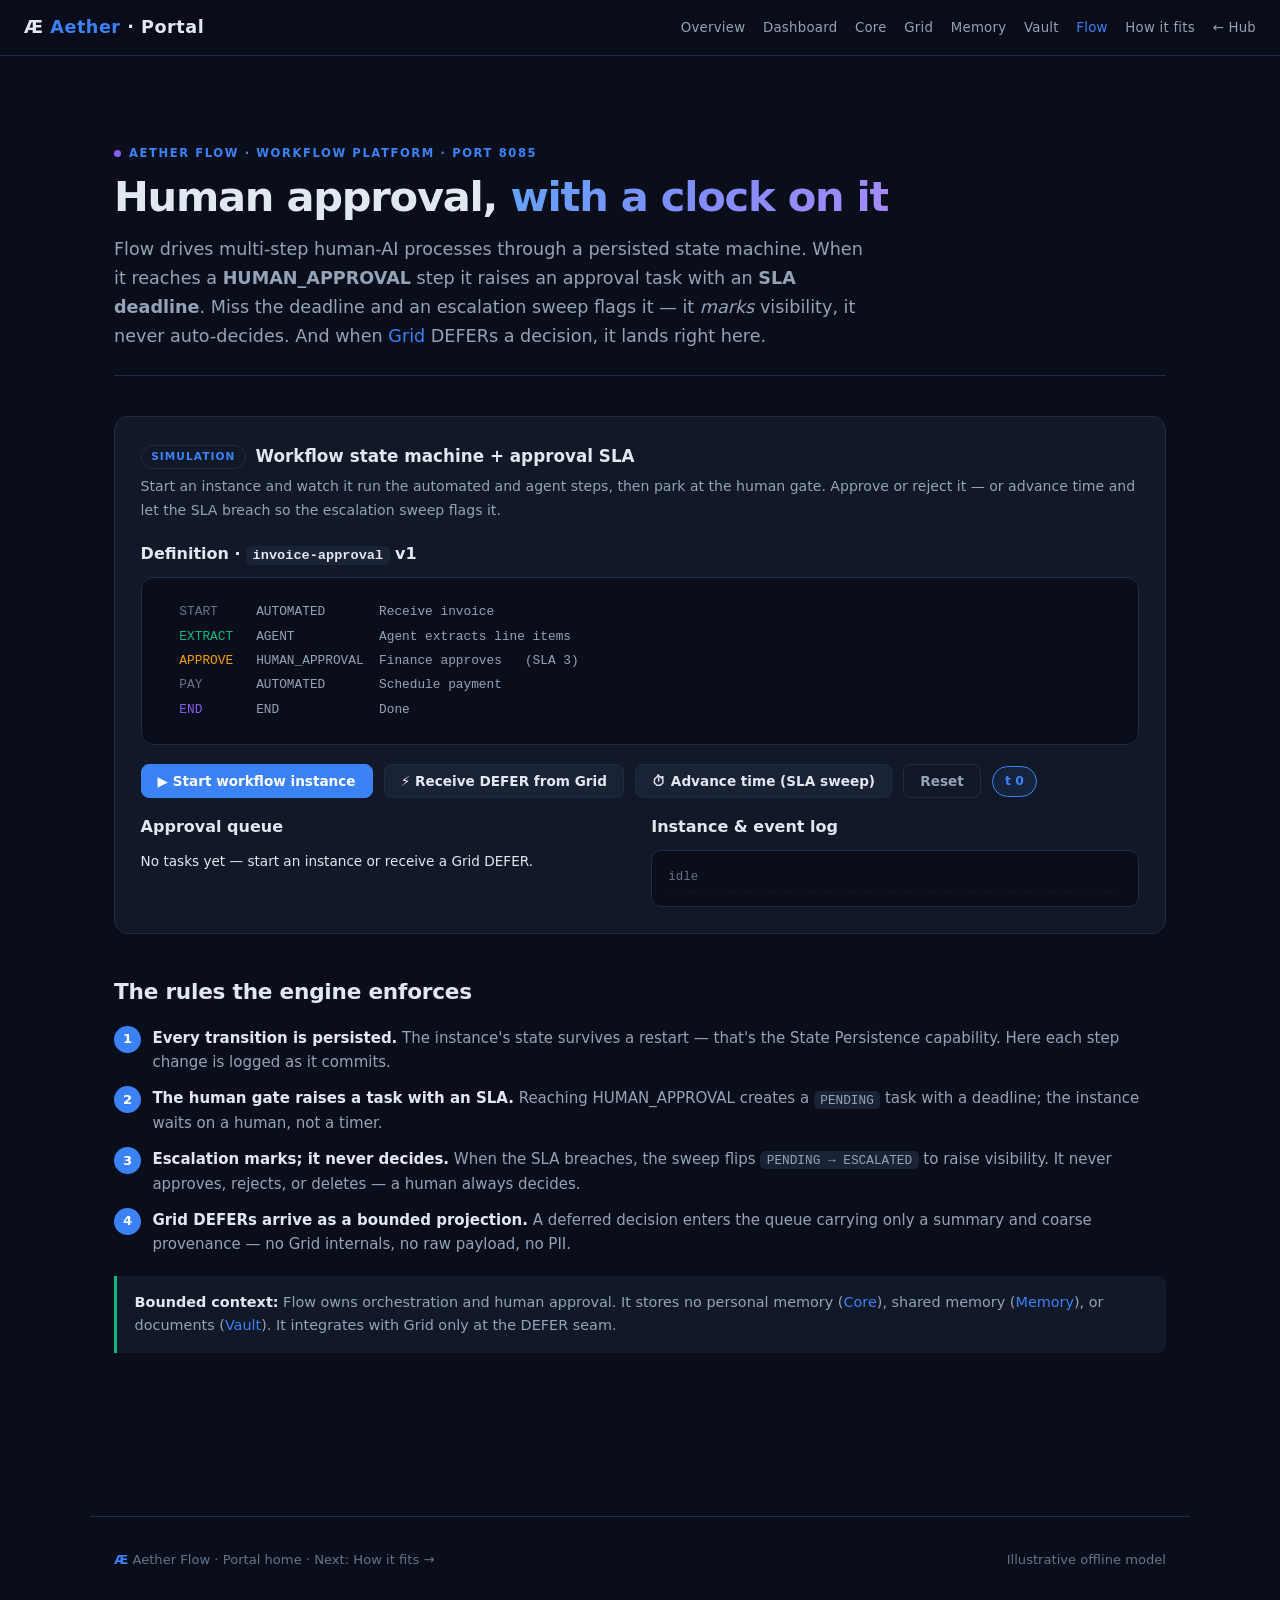
<file: docs/portal/flow.html>
<!DOCTYPE html>
<html lang="en">
<head>
<meta charset="UTF-8" />
<meta name="viewport" content="width=device-width, initial-scale=1.0" />
<title>Aether Flow — Interactive Portal</title>
<link rel="stylesheet" href="assets/portal.css" />
</head>
<body>

<nav>
  <div class="nav-brand"><a href="index.html">Æ <span>Aether</span> · Portal</a></div>
  <div class="nav-links">
    <a href="index.html">Overview</a>
    <a href="dashboard.html">Dashboard</a>
    <a href="core.html">Core</a>
    <a href="grid.html">Grid</a>
    <a href="memory.html">Memory</a>
    <a href="vault.html">Vault</a>
    <a href="flow.html" class="active">Flow</a>
    <a href="architecture.html">How it fits</a>
    <a href="../index.html">← Hub</a>
  </div>
</nav>

<div class="wrap">
  <div class="page-head">
    <div class="eyebrow"><span class="dot" style="background:var(--purple)"></span>Aether Flow · Workflow Platform · Port 8085</div>
    <h1>Human approval, <span class="grad">with a clock on it</span></h1>
    <p class="lead">
      Flow drives multi-step human-AI processes through a persisted state machine. When it reaches a
      <strong>HUMAN_APPROVAL</strong> step it raises an approval task with an <strong>SLA deadline</strong>. Miss the
      deadline and an escalation sweep flags it — it <em>marks</em> visibility, it never auto-decides. And when
      <a href="grid.html">Grid</a> DEFERs a decision, it lands right here.
    </p>
  </div>

  <div class="sim">
    <div class="sim-head"><span class="badge">Simulation</span><span class="sim-title">Workflow state machine + approval SLA</span></div>
    <div class="sim-sub">Start an instance and watch it run the automated and agent steps, then park at the human gate.
      Approve or reject it — or advance time and let the SLA breach so the escalation sweep flags it.</div>

    <h3>Definition · <code>invoice-approval</code> v1</h3>
    <div class="flowdiagram" id="machine"></div>

    <div class="controls" style="margin-top:1.2rem">
      <button class="btn btn-primary" id="start">▶ Start workflow instance</button>
      <button class="btn" id="defer">⚡ Receive DEFER from Grid</button>
      <button class="btn" id="tick">⏱ Advance time (SLA sweep)</button>
      <button class="btn btn-ghost" id="reset">Reset</button>
      <span class="pill pill-info" id="clock">t 0</span>
    </div>

    <div class="split" style="margin-top:1rem">
      <div>
        <h3>Approval queue</h3>
        <div class="bars" id="queue"><div class="small muted">No tasks yet — start an instance or receive a Grid DEFER.</div></div>
      </div>
      <div>
        <h3>Instance &amp; event log</h3>
        <div class="log" id="log"><div class="line t">idle</div></div>
      </div>
    </div>
  </div>

  <h2>The rules the engine enforces</h2>
  <ol class="steps">
    <li><strong>Every transition is persisted.</strong> The instance's state survives a restart — that's the State Persistence capability. Here each step change is logged as it commits.</li>
    <li><strong>The human gate raises a task with an SLA.</strong> Reaching HUMAN_APPROVAL creates a <code>PENDING</code> task with a deadline; the instance waits on a human, not a timer.</li>
    <li><strong>Escalation marks; it never decides.</strong> When the SLA breaches, the sweep flips <code>PENDING → ESCALATED</code> to raise visibility. It never approves, rejects, or deletes — a human always decides.</li>
    <li><strong>Grid DEFERs arrive as a bounded projection.</strong> A deferred decision enters the queue carrying only a summary and coarse provenance — no Grid internals, no raw payload, no PII.</li>
  </ol>

  <div class="note green">
    <strong>Bounded context:</strong> Flow owns orchestration and human approval. It stores no personal memory
    (<a href="core.html">Core</a>), shared memory (<a href="memory.html">Memory</a>), or documents (<a href="vault.html">Vault</a>).
    It integrates with Grid only at the DEFER seam.
  </div>
</div>

<footer>
  <div><strong style="color:var(--accent)">Æ</strong> Aether Flow · <a href="index.html">Portal home</a> · <a href="architecture.html">Next: How it fits →</a></div>
  <div>Illustrative offline model</div>
</footer>

<script>
const $ = id => document.getElementById(id);
const STEPS = [
  { key:'START',    kind:'AUTOMATED',      label:'Receive invoice' },
  { key:'EXTRACT',  kind:'AGENT',          label:'Agent extracts line items' },
  { key:'APPROVE',  kind:'HUMAN_APPROVAL', label:'Finance approves', sla:3, role:'finance' },
  { key:'PAY',      kind:'AUTOMATED',      label:'Schedule payment' },
  { key:'END',      kind:'END',            label:'Done' },
];
let clock = 0, current = null, tasks = [], events = [], seq = 0;

function log(msg){ events.unshift({ t: clock, msg }); if (events.length>16) events.pop(); }

function renderMachine() {
  $('machine').innerHTML = STEPS.map(s => {
    const active = s.key === current;
    const done = current && STEPS.findIndex(x=>x.key===s.key) < STEPS.findIndex(x=>x.key===current);
    const cls = s.kind==='HUMAN_APPROVAL' ? 'hl-amber' : s.kind==='AGENT' ? 'hl-green' : s.kind==='END' ? 'hl-purple' : 'hl-dim';
    const mark = active ? '▶ ' : done ? '✓ ' : '  ';
    const hi = active ? ' style="color:var(--text);font-weight:700"' : '';
    return `<span${hi}>${mark}<span class="${cls}">${s.key.padEnd(9)}</span> ${s.kind.padEnd(15)} ${s.label}${s.sla?`   (SLA ${s.sla})`:''}</span>`;
  }).join('\n');
}

function renderQueue() {
  if (!tasks.length) { $('queue').innerHTML = '<div class="small muted">No tasks yet — start an instance or receive a Grid DEFER.</div>'; return; }
  $('queue').innerHTML = tasks.map(t => {
    const stateClass = t.state==='ESCALATED' ? 'pill-block' : t.state==='APPROVED' ? 'pill-allow' : t.state==='REJECTED' ? 'pill-block' : 'pill-defer';
    const slaTxt = t.state==='PENDING' ? `SLA ${t.sla} left` : t.state==='ESCALATED' ? `breached by ${-t.sla}` : t.state.toLowerCase();
    const actions = (t.state==='PENDING'||t.state==='ESCALATED')
      ? `<button class="btn" style="padding:0.2rem 0.6rem;font-size:0.72rem" onclick="decide('${t.id}','APPROVED')">approve</button>
         <button class="btn" style="padding:0.2rem 0.6rem;font-size:0.72rem" onclick="decide('${t.id}','REJECTED')">reject</button>` : '';
    return `<div class="bar-item">
      <div class="bar-top"><span class="bar-label">${t.title}</span><span class="pill ${stateClass}">${t.state}</span></div>
      <div class="bar-top" style="margin-top:0.3rem">
        <span class="bar-tag">${t.source} · role:${t.role} · ${slaTxt}</span>
        <span>${actions}</span>
      </div>
    </div>`;
  }).join('');
}

function renderLog() {
  $('clock').textContent = 't ' + clock;
  $('log').innerHTML = events.length ? events.map(e=>`<div class="line"><span class="t">t${e.t}</span> ${e.msg}</div>`).join('') : '<div class="line t">idle</div>';
}
function render(){ renderMachine(); renderQueue(); renderLog(); }

function start() {
  current = 'START'; log('Instance started · step START (Receive invoice)');
  // auto-run through automated + agent steps to the human gate
  setTimeout(()=>{ current='EXTRACT'; log('AGENT step · line items extracted'); render();
    setTimeout(()=>{
      current='APPROVE';
      const step = STEPS.find(s=>s.key==='APPROVE');
      tasks.unshift({ id:'t'+(++seq), title:'Approve invoice #INV-2231 ($8,400)', role:step.role, sla:step.sla, state:'PENDING', source:'workflow' });
      log('Reached HUMAN_APPROVAL · task raised (SLA '+step.sla+') — waiting on a human');
      render();
    }, 350);
    render();
  }, 350);
  render();
}

function receiveDefer() {
  tasks.unshift({ id:'t'+(++seq), title:'Grid DEFER · possible-PII outbound request', role:'governance', sla:2, state:'PENDING', source:'grid-defer' });
  log('DEFER received from Grid · bounded projection queued (SLA 2)');
  render();
}

function decide(id, outcome) {
  const t = tasks.find(x=>x.id===id); if(!t) return;
  t.state = outcome;
  log(`Human ${outcome==='APPROVED'?'approved':'rejected'} "${t.title}"`);
  if (t.source==='workflow' && outcome==='APPROVED') {
    current='PAY'; log('AUTOMATED step · payment scheduled');
    setTimeout(()=>{ current='END'; log('Instance completed · step END'); render(); }, 350);
  } else if (t.source==='workflow' && outcome==='REJECTED') {
    log('Instance terminated at approval gate');
    current=null;
  }
  render();
}

function tick() {
  clock++;
  tasks.forEach(t => {
    if (t.state==='PENDING' || t.state==='ESCALATED') {
      t.sla--;
      if (t.sla < 0 && t.state==='PENDING') { t.state='ESCALATED'; log(`SLA breached · task "${t.title}" → ESCALATED (visibility raised, no auto-decision)`); }
    }
  });
  render();
}

function reset(){ clock=0; current=null; tasks=[]; events=[]; seq=0; log('reset'); render(); }

$('start').addEventListener('click', start);
$('defer').addEventListener('click', receiveDefer);
$('tick').addEventListener('click', tick);
$('reset').addEventListener('click', reset);
render();
</script>
</body>
</html>
</file>
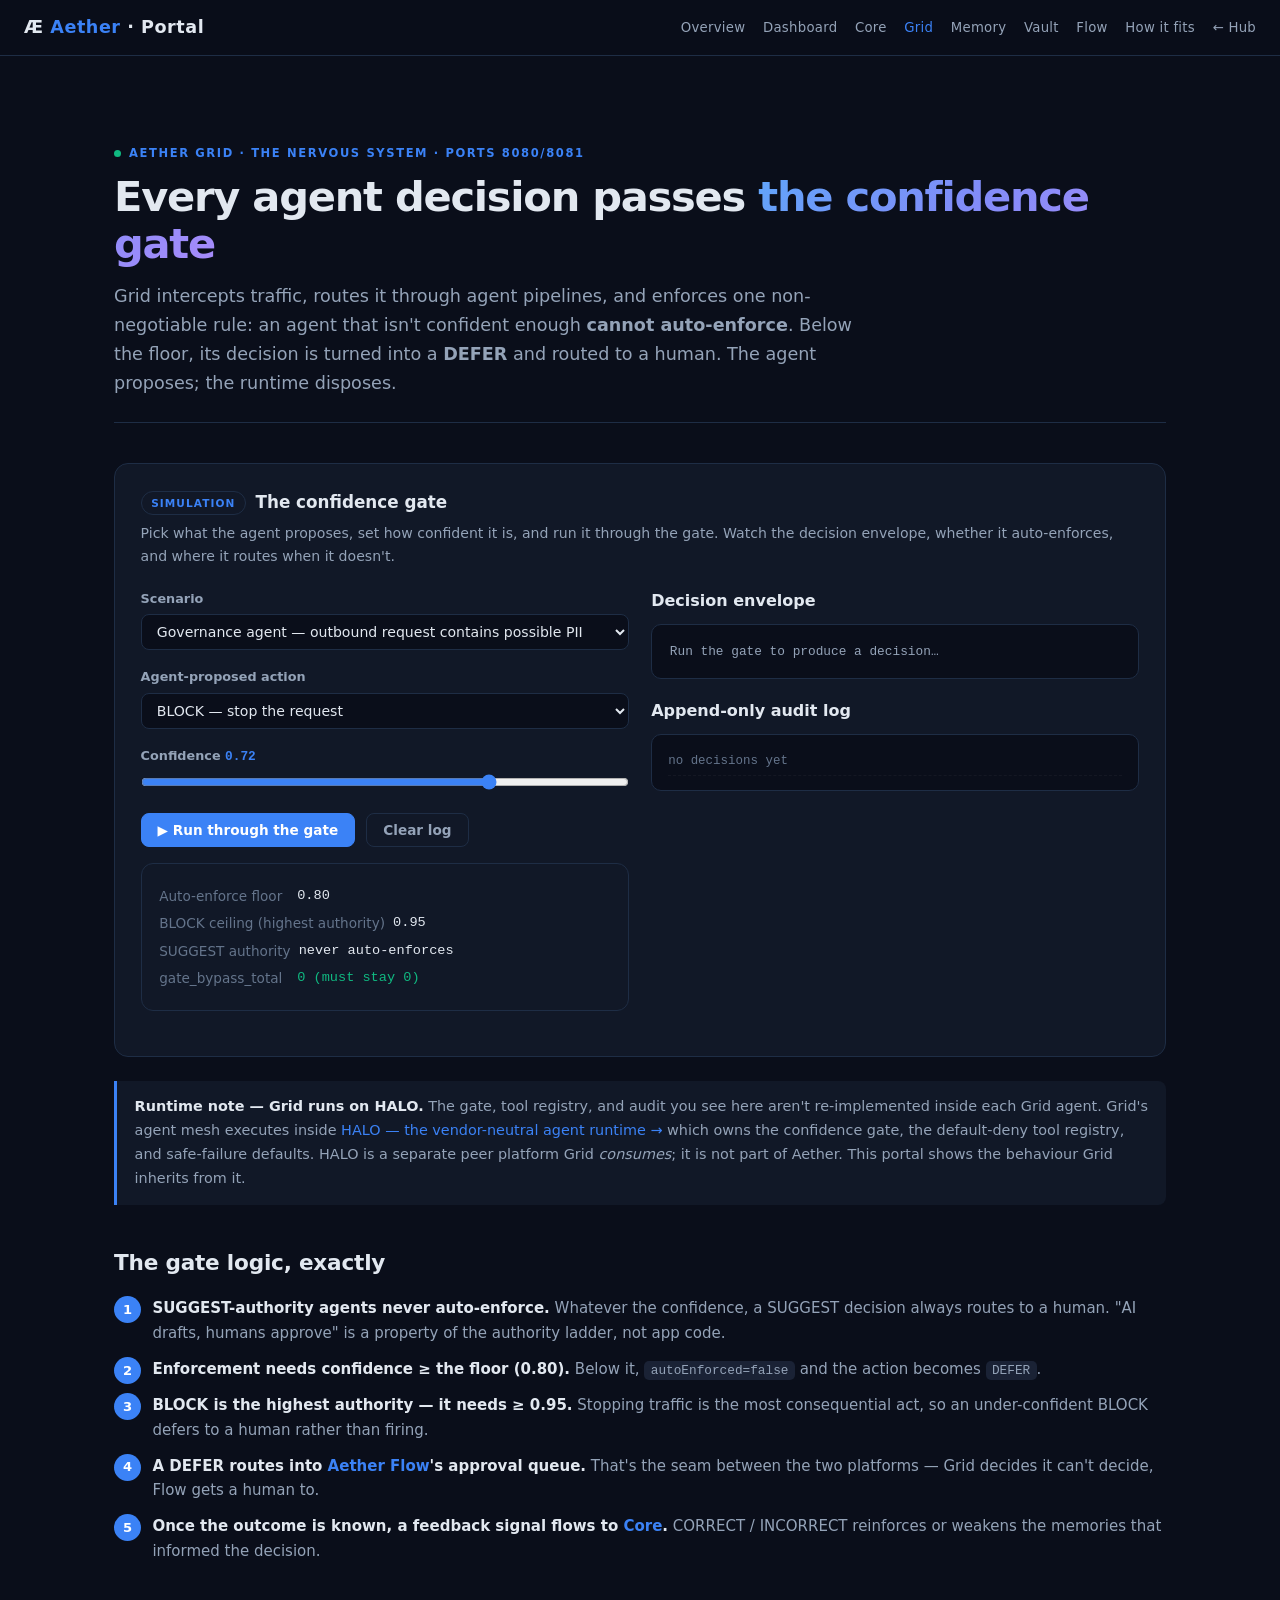
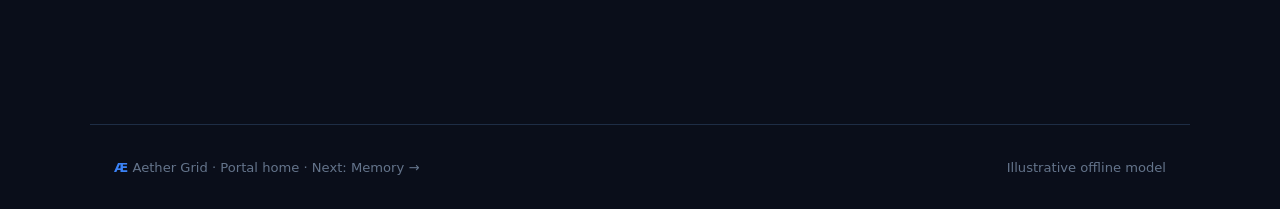
<file: docs/portal/grid.html>
<!DOCTYPE html>
<html lang="en">
<head>
<meta charset="UTF-8" />
<meta name="viewport" content="width=device-width, initial-scale=1.0" />
<title>Aether Grid — Interactive Portal</title>
<link rel="stylesheet" href="assets/portal.css" />
</head>
<body>

<nav>
  <div class="nav-brand"><a href="index.html">Æ <span>Aether</span> · Portal</a></div>
  <div class="nav-links">
    <a href="index.html">Overview</a>
    <a href="dashboard.html">Dashboard</a>
    <a href="core.html">Core</a>
    <a href="grid.html" class="active">Grid</a>
    <a href="memory.html">Memory</a>
    <a href="vault.html">Vault</a>
    <a href="flow.html">Flow</a>
    <a href="architecture.html">How it fits</a>
    <a href="../index.html">← Hub</a>
  </div>
</nav>

<div class="wrap">
  <div class="page-head">
    <div class="eyebrow"><span class="dot" style="background:var(--green)"></span>Aether Grid · The Nervous System · Ports 8080/8081</div>
    <h1>Every agent decision passes <span class="grad">the confidence gate</span></h1>
    <p class="lead">
      Grid intercepts traffic, routes it through agent pipelines, and enforces one non-negotiable rule: an agent
      that isn't confident enough <strong>cannot auto-enforce</strong>. Below the floor, its decision is turned into
      a <strong>DEFER</strong> and routed to a human. The agent proposes; the runtime disposes.
    </p>
  </div>

  <div class="sim">
    <div class="sim-head"><span class="badge">Simulation</span><span class="sim-title">The confidence gate</span></div>
    <div class="sim-sub">Pick what the agent proposes, set how confident it is, and run it through the gate. Watch the
      decision envelope, whether it auto-enforces, and where it routes when it doesn't.</div>

    <div class="split">
      <div>
        <label class="field">Scenario</label>
        <select id="scenario"></select>

        <label class="field" style="margin-top:1rem">Agent-proposed action</label>
        <select id="action">
          <option value="ALLOW">ALLOW — let the request through</option>
          <option value="ALERT">ALERT — flag as advisory</option>
          <option value="SUGGEST">SUGGEST — recommend, don't enforce</option>
          <option value="BLOCK" selected>BLOCK — stop the request</option>
        </select>

        <label class="field" style="margin-top:1rem">Confidence <span class="rangeval" id="confVal">0.72</span></label>
        <input type="range" id="conf" min="0" max="1" step="0.01" value="0.72">

        <div class="controls" style="margin-top:1rem">
          <button class="btn btn-primary" id="run">▶ Run through the gate</button>
          <button class="btn btn-ghost" id="clear">Clear log</button>
        </div>

        <div class="panel" style="margin-top:0.5rem;padding:1rem 1.1rem">
          <div class="kv"><span class="kk">Auto-enforce floor</span><span class="vv">0.80</span></div>
          <div class="kv"><span class="kk">BLOCK ceiling (highest authority)</span><span class="vv">0.95</span></div>
          <div class="kv"><span class="kk">SUGGEST authority</span><span class="vv">never auto-enforces</span></div>
          <div class="kv"><span class="kk">gate_bypass_total</span><span class="vv" style="color:var(--green)">0 (must stay 0)</span></div>
        </div>
      </div>

      <div>
        <h3>Decision envelope</h3>
        <div class="envelope" id="env">Run the gate to produce a decision…</div>
        <div id="outcome" style="margin-top:1rem"></div>
        <h3 style="margin-top:1.2rem">Append-only audit log</h3>
        <div class="log" id="audit"><div class="line t">no decisions yet</div></div>
      </div>
    </div>
  </div>

  <div class="note blue">
    <strong>Runtime note — Grid runs on HALO.</strong> The gate, tool registry, and audit you see here aren't
    re-implemented inside each Grid agent. Grid's agent mesh executes inside
    <a href="https://github.com/doubts-suplab/agent-harness" target="_blank">HALO — the vendor-neutral agent runtime →</a>
    which owns the confidence gate, the default-deny tool registry, and safe-failure defaults. HALO is a separate peer
    platform Grid <em>consumes</em>; it is not part of Aether. This portal shows the behaviour Grid inherits from it.
  </div>

  <h2>The gate logic, exactly</h2>
  <ol class="steps">
    <li><strong>SUGGEST-authority agents never auto-enforce.</strong> Whatever the confidence, a SUGGEST decision always routes to a human. "AI drafts, humans approve" is a property of the authority ladder, not app code.</li>
    <li><strong>Enforcement needs confidence ≥ the floor (0.80).</strong> Below it, <code>autoEnforced=false</code> and the action becomes <code>DEFER</code>.</li>
    <li><strong>BLOCK is the highest authority — it needs ≥ 0.95.</strong> Stopping traffic is the most consequential act, so an under-confident BLOCK defers to a human rather than firing.</li>
    <li><strong>A DEFER routes into <a href="flow.html">Aether Flow</a>'s approval queue.</strong> That's the seam between the two platforms — Grid decides it can't decide, Flow gets a human to.</li>
    <li><strong>Once the outcome is known, a feedback signal flows to <a href="core.html">Core</a>.</strong> CORRECT / INCORRECT reinforces or weakens the memories that informed the decision.</li>
  </ol>
</div>

<footer>
  <div><strong style="color:var(--accent)">Æ</strong> Aether Grid · <a href="index.html">Portal home</a> · <a href="memory.html">Next: Memory →</a></div>
  <div>Illustrative offline model</div>
</footer>

<script>
const SCENARIOS = [
  { id:'s1', text:'Governance agent — outbound request contains possible PII', agent:'GovernanceAgent' },
  { id:'s2', text:'Retry agent — upstream 503, decide whether to retry', agent:'RetryAgent' },
  { id:'s3', text:'Hallucination detector — model output cites a missing source', agent:'HallucinationDetectorAgent' },
  { id:'s4', text:'Temporal agent — predict SLA breach on this route', agent:'TemporalPredictionAgent' },
];
const FLOOR = 0.80, BLOCK_CEIL = 0.95;

const $ = id => document.getElementById(id);
let audit = [];

$('scenario').innerHTML = SCENARIOS.map(s => `<option value="${s.id}">${s.text}</option>`).join('');
$('conf').addEventListener('input', () => $('confVal').textContent = parseFloat($('conf').value).toFixed(2));

function gate(action, conf) {
  // returns { finalAction, autoEnforced, reason, routedTo, pill }
  if (action === 'SUGGEST') {
    return { finalAction:'SUGGEST', autoEnforced:false, routedTo:'human review (Flow)',
      reason:'SUGGEST authority can never auto-enforce — always routes to a human', pill:'defer' };
  }
  const ceil = action === 'BLOCK' ? BLOCK_CEIL : FLOOR;
  if (conf >= ceil) {
    return { finalAction:action, autoEnforced:true, routedTo:'enforced inline',
      reason:`confidence ${conf.toFixed(2)} ≥ ${ceil.toFixed(2)} — auto-enforced`,
      pill: action === 'BLOCK' ? 'block' : action === 'ALERT' ? 'alert' : 'allow' };
  }
  return { finalAction:'DEFER', autoEnforced:false, routedTo:'human review queue (Flow)',
    reason:`confidence ${conf.toFixed(2)} < ${ceil.toFixed(2)} — cannot auto-enforce, deferred to a human`, pill:'defer' };
}

function run() {
  const sc = SCENARIOS.find(s => s.id === $('scenario').value);
  const action = $('action').value;
  const conf = parseFloat($('conf').value);
  const r = gate(action, conf);

  $('env').innerHTML =
`<span class="k">AgentOutput</span> {
  <span class="k">agentName</span>: <span class="s">"${sc.agent}"</span>,
  <span class="k">tenantId</span>: <span class="s">"acme"</span>,
  <span class="k">decision</span>: {
    <span class="k">proposedAction</span>: <span class="s">"${action}"</span>,
    <span class="k">finalAction</span>:    <span class="s">"${r.finalAction}"</span>,
    <span class="k">confidence</span>:     <span class="n">${conf.toFixed(2)}</span>,
    <span class="k">autoEnforced</span>:   <span class="n">${r.autoEnforced}</span>,
    <span class="k">rationale</span>:      <span class="s">"${r.reason}"</span>
  },
  <span class="k">routedTo</span>: <span class="s">"${r.routedTo}"</span>
}`;

  const pillClass = 'pill-' + r.pill;
  const label = r.finalAction === 'DEFER' ? 'DEFER → human' : r.finalAction + (r.autoEnforced ? ' · auto-enforced' : '');
  $('outcome').innerHTML =
    `<span class="pill ${pillClass}">${label}</span>` +
    (r.finalAction === 'DEFER'
      ? ` <span class="small muted">→ lands in <a href="flow.html">Flow</a>'s approval queue</span>`
      : ` <span class="small muted">→ feedback signal to <a href="core.html">Core</a></span>`);

  const stamp = new Date().toLocaleTimeString();
  audit.unshift(`<div class="line"><span class="t">${stamp}</span> ${sc.agent} · ${action}@${conf.toFixed(2)} → <b>${r.finalAction}</b> · enforced=${r.autoEnforced}</div>`);
  if (audit.length > 20) audit.pop();
  $('audit').innerHTML = audit.join('');
}

$('run').addEventListener('click', run);
$('clear').addEventListener('click', () => { audit = []; $('audit').innerHTML = '<div class="line t">no decisions yet</div>'; });
</script>
</body>
</html>
</file>
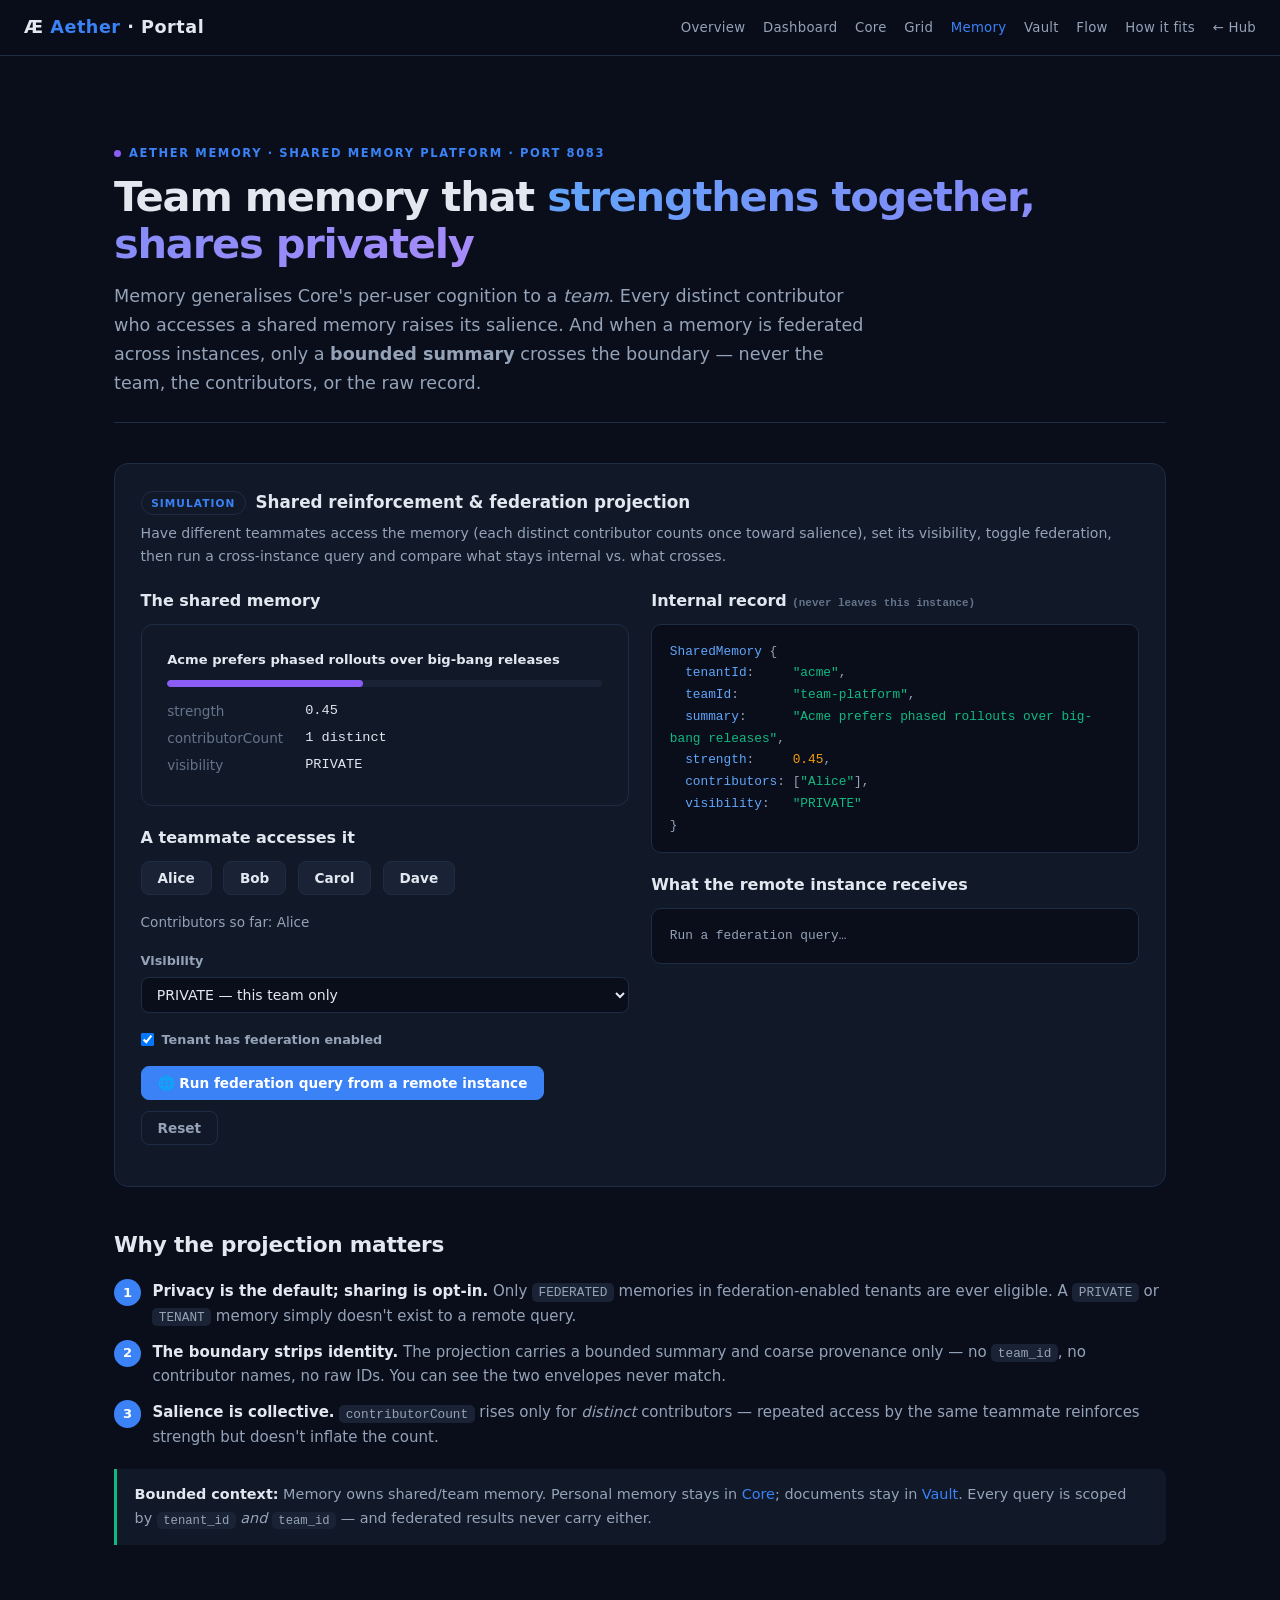
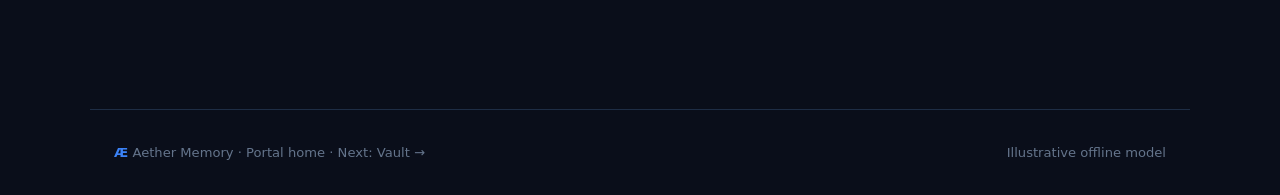
<file: docs/portal/memory.html>
<!DOCTYPE html>
<html lang="en">
<head>
<meta charset="UTF-8" />
<meta name="viewport" content="width=device-width, initial-scale=1.0" />
<title>Aether Memory — Interactive Portal</title>
<link rel="stylesheet" href="assets/portal.css" />
</head>
<body>

<nav>
  <div class="nav-brand"><a href="index.html">Æ <span>Aether</span> · Portal</a></div>
  <div class="nav-links">
    <a href="index.html">Overview</a>
    <a href="dashboard.html">Dashboard</a>
    <a href="core.html">Core</a>
    <a href="grid.html">Grid</a>
    <a href="memory.html" class="active">Memory</a>
    <a href="vault.html">Vault</a>
    <a href="flow.html">Flow</a>
    <a href="architecture.html">How it fits</a>
    <a href="../index.html">← Hub</a>
  </div>
</nav>

<div class="wrap">
  <div class="page-head">
    <div class="eyebrow"><span class="dot" style="background:var(--purple)"></span>Aether Memory · Shared Memory Platform · Port 8083</div>
    <h1>Team memory that <span class="grad">strengthens together, shares privately</span></h1>
    <p class="lead">
      Memory generalises Core's per-user cognition to a <em>team</em>. Every distinct contributor who accesses a
      shared memory raises its salience. And when a memory is federated across instances, only a
      <strong>bounded summary</strong> crosses the boundary — never the team, the contributors, or the raw record.
    </p>
  </div>

  <div class="sim">
    <div class="sim-head"><span class="badge">Simulation</span><span class="sim-title">Shared reinforcement &amp; federation projection</span></div>
    <div class="sim-sub">Have different teammates access the memory (each distinct contributor counts once toward salience),
      set its visibility, toggle federation, then run a cross-instance query and compare what stays internal vs. what crosses.</div>

    <div class="split">
      <div>
        <h3>The shared memory</h3>
        <div class="panel" style="margin-top:0">
          <div class="bar-top"><span class="bar-label" id="smLabel"></span></div>
          <div class="bar-track" style="margin-top:0.6rem"><div class="bar-fill" id="smFill" style="background:var(--purple)"></div></div>
          <div class="kv" style="margin-top:0.8rem"><span class="kk">strength</span><span class="vv" id="smStrength"></span></div>
          <div class="kv"><span class="kk">contributorCount</span><span class="vv" id="smContrib"></span></div>
          <div class="kv"><span class="kk">visibility</span><span class="vv" id="smVis"></span></div>
        </div>

        <h3 style="margin-top:1.2rem">A teammate accesses it</h3>
        <div class="controls">
          <button class="btn" onclick="access('Alice')">Alice</button>
          <button class="btn" onclick="access('Bob')">Bob</button>
          <button class="btn" onclick="access('Carol')">Carol</button>
          <button class="btn" onclick="access('Dave')">Dave</button>
        </div>
        <p class="small muted" id="contribList"></p>

        <label class="field" style="margin-top:1rem">Visibility</label>
        <select id="vis">
          <option value="PRIVATE">PRIVATE — this team only</option>
          <option value="TENANT">TENANT — all teams in this tenant</option>
          <option value="FEDERATED">FEDERATED — eligible to cross instances</option>
        </select>

        <label class="field" style="margin-top:1rem;display:flex;align-items:center;gap:0.5rem;cursor:pointer">
          <input type="checkbox" id="fedEnabled" checked style="width:auto"> Tenant has federation enabled
        </label>

        <div class="controls" style="margin-top:1rem">
          <button class="btn btn-primary" id="fedQuery">🌐 Run federation query from a remote instance</button>
          <button class="btn btn-ghost" id="reset">Reset</button>
        </div>
      </div>

      <div>
        <h3>Internal record <span class="bar-tag">(never leaves this instance)</span></h3>
        <div class="envelope" id="internal"></div>
        <h3 style="margin-top:1.2rem">What the remote instance receives</h3>
        <div class="envelope" id="projected">Run a federation query…</div>
        <div id="fedOutcome" style="margin-top:1rem"></div>
      </div>
    </div>
  </div>

  <h2>Why the projection matters</h2>
  <ol class="steps">
    <li><strong>Privacy is the default; sharing is opt-in.</strong> Only <code>FEDERATED</code> memories in federation-enabled tenants are ever eligible. A <code>PRIVATE</code> or <code>TENANT</code> memory simply doesn't exist to a remote query.</li>
    <li><strong>The boundary strips identity.</strong> The projection carries a bounded summary and coarse provenance only — no <code>team_id</code>, no contributor names, no raw IDs. You can see the two envelopes never match.</li>
    <li><strong>Salience is collective.</strong> <code>contributorCount</code> rises only for <em>distinct</em> contributors — repeated access by the same teammate reinforces strength but doesn't inflate the count.</li>
  </ol>

  <div class="note green">
    <strong>Bounded context:</strong> Memory owns shared/team memory. Personal memory stays in
    <a href="core.html">Core</a>; documents stay in <a href="vault.html">Vault</a>. Every query is scoped by
    <code>tenant_id</code> <em>and</em> <code>team_id</code> — and federated results never carry either.
  </div>
</div>

<footer>
  <div><strong style="color:var(--accent)">Æ</strong> Aether Memory · <a href="index.html">Portal home</a> · <a href="vault.html">Next: Vault →</a></div>
  <div>Illustrative offline model</div>
</footer>

<script>
const $ = id => document.getElementById(id);
const SEED = () => ({
  label:'Acme prefers phased rollouts over big-bang releases',
  strength:0.45, contributors:new Set(['Alice']), visibility:'PRIVATE'
});
let sm = SEED();

function access(name) {
  const isNew = !sm.contributors.has(name);
  sm.contributors.add(name);
  // distinct contributor raises salience more; repeat access still reinforces a little
  sm.strength = Math.min(1, Math.round((sm.strength + (isNew ? 0.14 : 0.05)) * 100) / 100);
  render();
}
function reset(){ sm = SEED(); $('vis').value='PRIVATE'; $('fedEnabled').checked=true; $('projected').textContent='Run a federation query…'; $('fedOutcome').innerHTML=''; render(); }

function render() {
  sm.visibility = $('vis').value;
  $('smLabel').textContent = sm.label;
  $('smFill').style.width = Math.round(sm.strength*100) + '%';
  $('smStrength').textContent = sm.strength.toFixed(2);
  $('smContrib').textContent = sm.contributors.size + ' distinct';
  $('smVis').textContent = sm.visibility;
  $('contribList').textContent = 'Contributors so far: ' + [...sm.contributors].join(', ');
  $('internal').innerHTML =
`<span class="k">SharedMemory</span> {
  <span class="k">tenantId</span>:     <span class="s">"acme"</span>,
  <span class="k">teamId</span>:       <span class="s">"team-platform"</span>,
  <span class="k">summary</span>:      <span class="s">"${sm.label}"</span>,
  <span class="k">strength</span>:     <span class="n">${sm.strength.toFixed(2)}</span>,
  <span class="k">contributors</span>: [${[...sm.contributors].map(c=>`<span class="s">"${c}"</span>`).join(', ')}],
  <span class="k">visibility</span>:   <span class="s">"${sm.visibility}"</span>
}`;
}

function fedQuery() {
  const fedOn = $('fedEnabled').checked;
  const eligible = sm.visibility === 'FEDERATED' && fedOn;
  if (!eligible) {
    const why = !fedOn ? 'tenant has federation disabled' : `visibility is ${sm.visibility}, not FEDERATED`;
    $('projected').innerHTML = `<span class="s">// nothing crosses the boundary — ${why}</span>`;
    $('fedOutcome').innerHTML = `<span class="pill pill-muted">not shared</span> <span class="small muted">privacy is the default</span>`;
    return;
  }
  $('projected').innerHTML =
`<span class="k">FederatedMemory</span> {
  <span class="k">summary</span>:    <span class="s">"${sm.label}"</span>,
  <span class="k">strength</span>:   <span class="n">${sm.strength.toFixed(2)}</span>,
  <span class="k">provenance</span>: <span class="s">"a federated Aether instance"</span>
  <span class="s">// no tenantId · no teamId · no contributors · no raw IDs</span>
}`;
  $('fedOutcome').innerHTML = `<span class="pill pill-info">projected &amp; shared</span> <span class="small muted">bounded summary + coarse provenance only</span>`;
}

$('vis').addEventListener('change', render);
$('fedQuery').addEventListener('click', fedQuery);
$('reset').addEventListener('click', reset);
render();
</script>
</body>
</html>
</file>
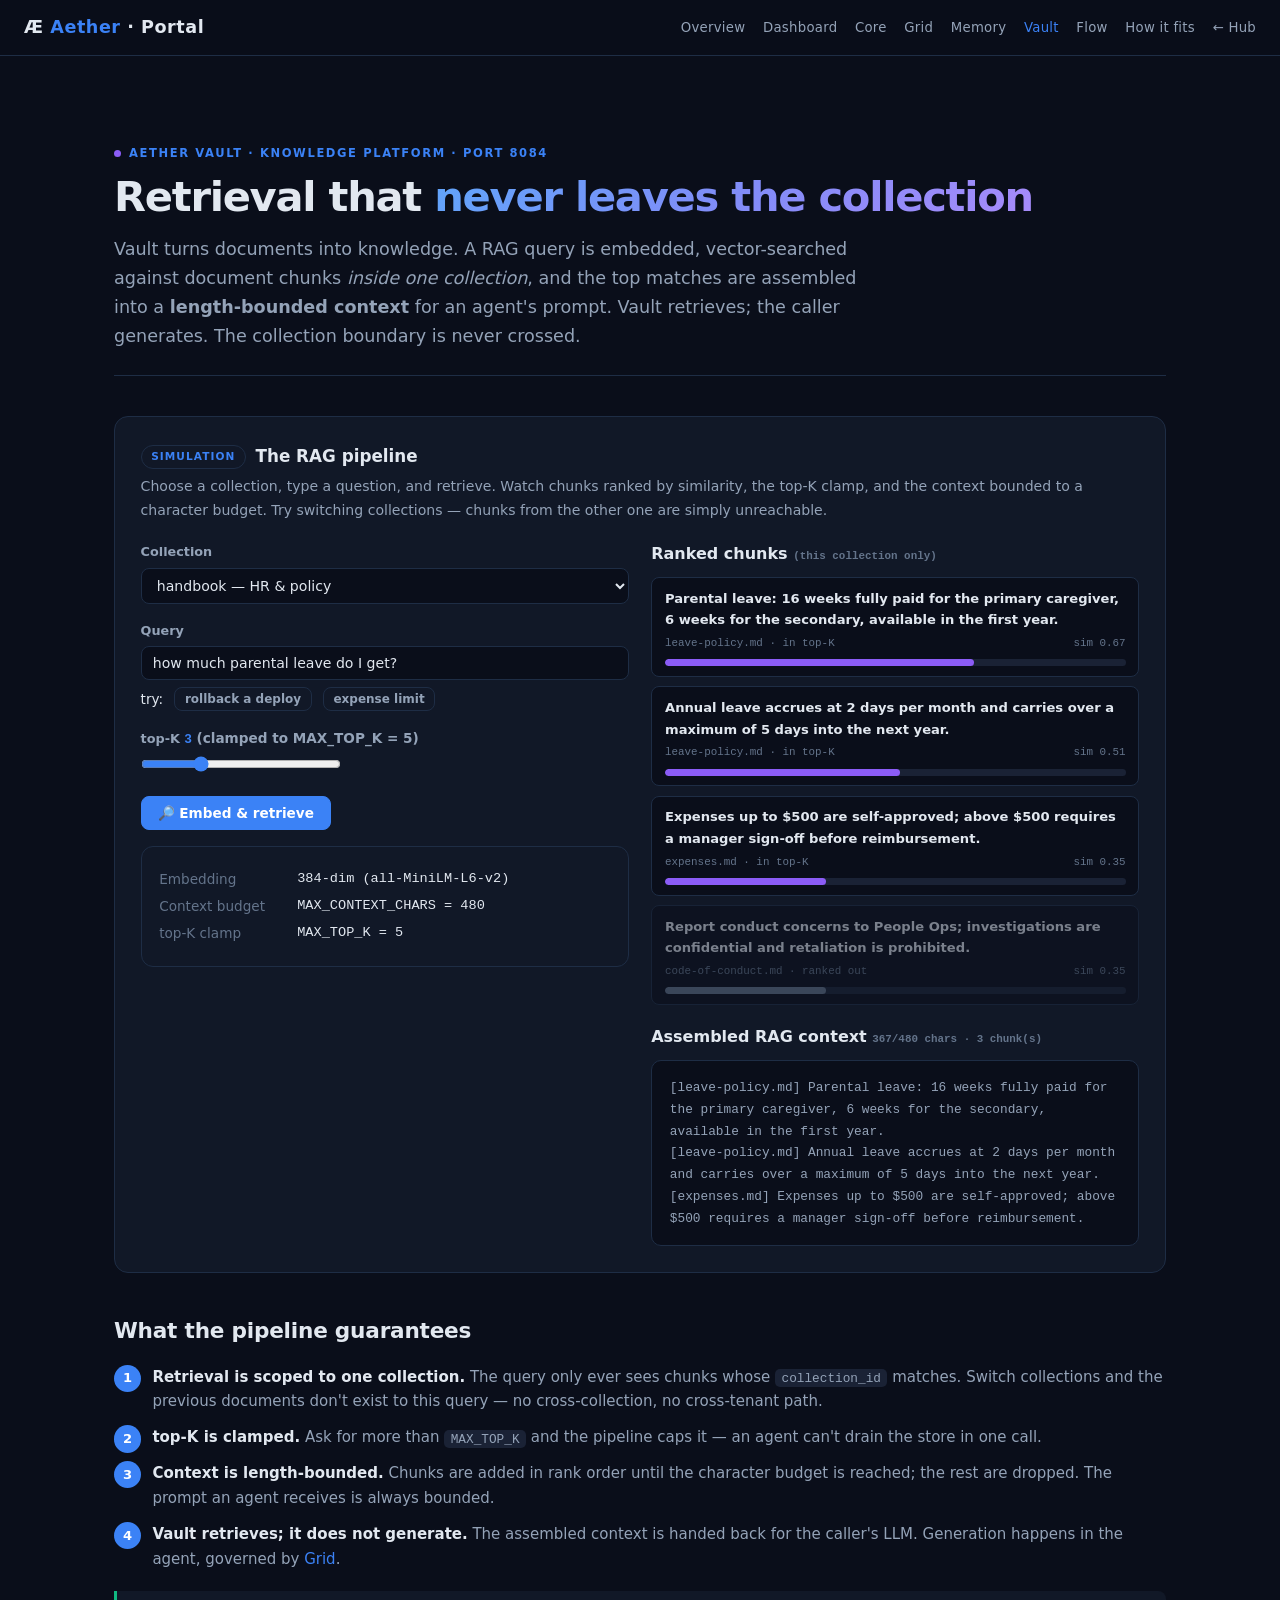
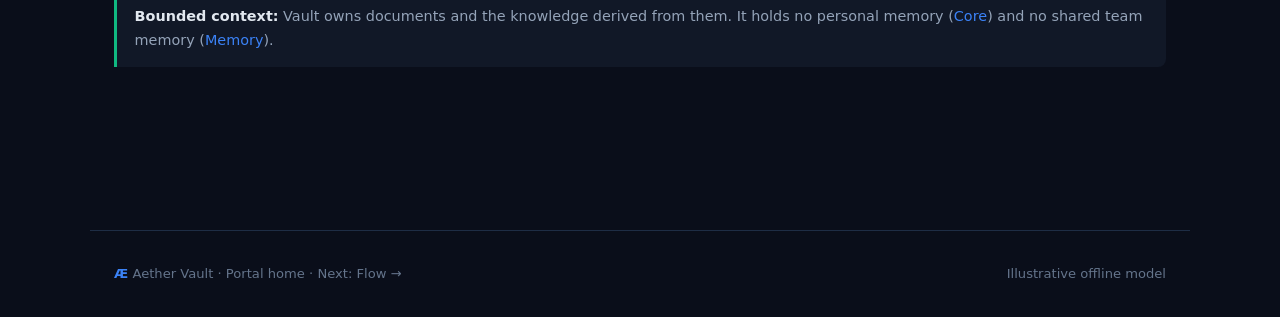
<file: docs/portal/vault.html>
<!DOCTYPE html>
<html lang="en">
<head>
<meta charset="UTF-8" />
<meta name="viewport" content="width=device-width, initial-scale=1.0" />
<title>Aether Vault — Interactive Portal</title>
<link rel="stylesheet" href="assets/portal.css" />
</head>
<body>

<nav>
  <div class="nav-brand"><a href="index.html">Æ <span>Aether</span> · Portal</a></div>
  <div class="nav-links">
    <a href="index.html">Overview</a>
    <a href="dashboard.html">Dashboard</a>
    <a href="core.html">Core</a>
    <a href="grid.html">Grid</a>
    <a href="memory.html">Memory</a>
    <a href="vault.html" class="active">Vault</a>
    <a href="flow.html">Flow</a>
    <a href="architecture.html">How it fits</a>
    <a href="../index.html">← Hub</a>
  </div>
</nav>

<div class="wrap">
  <div class="page-head">
    <div class="eyebrow"><span class="dot" style="background:var(--purple)"></span>Aether Vault · Knowledge Platform · Port 8084</div>
    <h1>Retrieval that <span class="grad">never leaves the collection</span></h1>
    <p class="lead">
      Vault turns documents into knowledge. A RAG query is embedded, vector-searched against document chunks
      <em>inside one collection</em>, and the top matches are assembled into a <strong>length-bounded context</strong>
      for an agent's prompt. Vault retrieves; the caller generates. The collection boundary is never crossed.
    </p>
  </div>

  <div class="sim">
    <div class="sim-head"><span class="badge">Simulation</span><span class="sim-title">The RAG pipeline</span></div>
    <div class="sim-sub">Choose a collection, type a question, and retrieve. Watch chunks ranked by similarity, the top-K clamp,
      and the context bounded to a character budget. Try switching collections — chunks from the other one are simply unreachable.</div>

    <div class="split">
      <div>
        <label class="field">Collection</label>
        <select id="collection">
          <option value="handbook">handbook — HR &amp; policy</option>
          <option value="engineering">engineering — runbooks &amp; ADRs</option>
        </select>

        <label class="field" style="margin-top:1rem">Query</label>
        <input type="text" id="query" value="how much parental leave do I get?" />

        <div class="controls" style="margin-top:0.4rem">
          <span class="small muted">try:</span>
          <button class="btn btn-ghost" style="padding:0.25rem 0.6rem;font-size:0.75rem" onclick="setQ('how do I roll back a bad deploy?')">rollback a deploy</button>
          <button class="btn btn-ghost" style="padding:0.25rem 0.6rem;font-size:0.75rem" onclick="setQ('what is the expense approval limit?')">expense limit</button>
        </div>

        <label class="field" style="margin-top:1rem">top-K <span class="rangeval" id="kVal">3</span> <span class="small muted">(clamped to MAX_TOP_K = 5)</span></label>
        <input type="range" id="k" min="1" max="8" step="1" value="3" style="max-width:200px">

        <div class="controls" style="margin-top:1rem">
          <button class="btn btn-primary" id="run">🔎 Embed &amp; retrieve</button>
        </div>

        <div class="panel" style="margin-top:0.5rem;padding:1rem 1.1rem">
          <div class="kv"><span class="kk">Embedding</span><span class="vv">384-dim (all-MiniLM-L6-v2)</span></div>
          <div class="kv"><span class="kk">Context budget</span><span class="vv">MAX_CONTEXT_CHARS = 480</span></div>
          <div class="kv"><span class="kk">top-K clamp</span><span class="vv">MAX_TOP_K = 5</span></div>
        </div>
      </div>

      <div>
        <h3>Ranked chunks <span class="bar-tag">(this collection only)</span></h3>
        <div class="bars" id="ranked"><div class="small muted">Run a query to retrieve…</div></div>
        <h3 style="margin-top:1.2rem">Assembled RAG context <span class="bar-tag" id="ctxLen"></span></h3>
        <div class="envelope" id="ctx">—</div>
      </div>
    </div>
  </div>

  <h2>What the pipeline guarantees</h2>
  <ol class="steps">
    <li><strong>Retrieval is scoped to one collection.</strong> The query only ever sees chunks whose <code>collection_id</code> matches. Switch collections and the previous documents don't exist to this query — no cross-collection, no cross-tenant path.</li>
    <li><strong>top-K is clamped.</strong> Ask for more than <code>MAX_TOP_K</code> and the pipeline caps it — an agent can't drain the store in one call.</li>
    <li><strong>Context is length-bounded.</strong> Chunks are added in rank order until the character budget is reached; the rest are dropped. The prompt an agent receives is always bounded.</li>
    <li><strong>Vault retrieves; it does not generate.</strong> The assembled context is handed back for the caller's LLM. Generation happens in the agent, governed by <a href="grid.html">Grid</a>.</li>
  </ol>

  <div class="note green">
    <strong>Bounded context:</strong> Vault owns documents and the knowledge derived from them. It holds no personal
    memory (<a href="core.html">Core</a>) and no shared team memory (<a href="memory.html">Memory</a>).
  </div>
</div>

<footer>
  <div><strong style="color:var(--accent)">Æ</strong> Aether Vault · <a href="index.html">Portal home</a> · <a href="flow.html">Next: Flow →</a></div>
  <div>Illustrative offline model</div>
</footer>

<script>
const $ = id => document.getElementById(id);
const MAX_TOP_K = 5, MAX_CONTEXT_CHARS = 480;

const CHUNKS = {
  handbook: [
    { doc:'leave-policy.md',    text:'Parental leave: 16 weeks fully paid for the primary caregiver, 6 weeks for the secondary, available in the first year.', terms:['parental','leave','paid','caregiver','weeks'] },
    { doc:'expenses.md',        text:'Expenses up to $500 are self-approved; above $500 requires a manager sign-off before reimbursement.', terms:['expense','approval','limit','manager','reimburse'] },
    { doc:'leave-policy.md',    text:'Annual leave accrues at 2 days per month and carries over a maximum of 5 days into the next year.', terms:['annual','leave','accrue','carry','days'] },
    { doc:'code-of-conduct.md', text:'Report conduct concerns to People Ops; investigations are confidential and retaliation is prohibited.', terms:['conduct','report','confidential','retaliation'] },
  ],
  engineering: [
    { doc:'deploy-runbook.md',  text:'To roll back a bad deploy: re-point the traffic weight to the previous revision, then confirm health checks before scaling the faulty one to zero.', terms:['rollback','roll','back','deploy','revision','traffic','health'] },
    { doc:'oncall.md',          text:'On-call escalation: page the primary; if unacked in 10 minutes the secondary is paged automatically.', terms:['oncall','escalation','page','primary','secondary'] },
    { doc:'adr-014.md',         text:'ADR-014: adopt the transactional outbox for Kafka to guarantee at-least-once delivery without dual writes.', terms:['outbox','kafka','delivery','adr','transactional'] },
    { doc:'deploy-runbook.md',  text:'Canary deploys shift 5% of traffic first; promote only when error rate stays under the SLO for 15 minutes.', terms:['canary','deploy','traffic','slo','promote'] },
  ]
};

function setQ(q){ $('query').value = q; run(); }
$('k').addEventListener('input', () => $('kVal').textContent = $('k').value);

function score(queryTerms, chunk) {
  let s = 0;
  queryTerms.forEach(qt => { if (chunk.terms.some(t => t.includes(qt) || qt.includes(t))) s += 1; });
  // small cosine-like normalisation so it reads as a similarity
  return Math.min(0.99, 0.35 + s * 0.16);
}

function run() {
  const col = $('collection').value;
  const q = $('query').value.toLowerCase().replace(/[^a-z0-9\s]/g,'');
  const qTerms = q.split(/\s+/).filter(w => w.length > 2);
  const kReq = parseInt($('k').value, 10);
  const k = Math.min(kReq, MAX_TOP_K);

  const ranked = CHUNKS[col]
    .map(c => ({ ...c, sim: score(qTerms, c) }))
    .sort((a,b) => b.sim - a.sim);
  const top = ranked.slice(0, k);

  $('ranked').innerHTML = ranked.map((c,i) => {
    const inCtx = i < k;
    return `<div class="bar-item${inCtx?'':' dim'}">
      <div class="bar-top"><span class="bar-label">${c.text}</span></div>
      <div class="bar-top" style="margin-top:0.25rem">
        <span class="bar-tag">${c.doc} · ${inCtx ? 'in top-K' : 'ranked out'}</span>
        <span class="bar-tag">sim ${c.sim.toFixed(2)}</span>
      </div>
      <div class="bar-track"><div class="bar-fill" style="width:${Math.round(c.sim*100)}%;background:${inCtx?'var(--purple)':'var(--text-muted)'}"></div></div>
    </div>`;
  }).join('');

  // assemble length-bounded context
  let ctx = '', used = 0, included = 0, dropped = 0;
  for (const c of top) {
    const piece = `[${c.doc}] ${c.text}\n`;
    if (used + piece.length <= MAX_CONTEXT_CHARS) { ctx += piece; used += piece.length; included++; }
    else dropped++;
  }
  $('ctxLen').textContent = `${used}/${MAX_CONTEXT_CHARS} chars · ${included} chunk(s)` + (dropped?` · ${dropped} dropped (budget)`:'') + (kReq>MAX_TOP_K?` · k clamped ${kReq}→${MAX_TOP_K}`:'');
  $('ctx').textContent = ctx || '// no chunk cleared the similarity floor';
}

$('collection').addEventListener('change', run);
$('run').addEventListener('click', run);
$('query').addEventListener('keydown', e => { if (e.key === 'Enter') run(); });
run();
</script>
</body>
</html>
</file>
<file: docs/portal/assets/portal.css>
/* ============================================================
   Aether Interactive Portal — shared design system
   Mirrors docs/index.html palette. Self-contained, offline.
   ============================================================ */

:root {
  --bg:          #0a0e1a;
  --surface:     #111827;
  --surface-2:   #1a2235;
  --border:      #1e2d45;
  --accent:      #3b82f6;
  --accent-2:    #6366f1;
  --accent-glow: rgba(59,130,246,0.15);
  --text:        #e2e8f0;
  --text-muted:  #64748b;
  --text-dim:    #94a3b8;
  --green:       #10b981;
  --amber:       #f59e0b;
  --red:         #f87171;
  --purple:      #8b5cf6;
  --teal:        #14b8a6;
  --font:        'Inter', 'Segoe UI', system-ui, sans-serif;
  --mono:        'JetBrains Mono', 'Fira Code', 'Cascadia Code', ui-monospace, monospace;
}

* { box-sizing: border-box; margin: 0; padding: 0; }

body {
  background: var(--bg);
  color: var(--text);
  font-family: var(--font);
  font-size: 15px;
  line-height: 1.65;
  min-height: 100vh;
}

a { color: var(--accent); text-decoration: none; }
a:hover { text-decoration: underline; }

/* ── NAV ── */
nav {
  position: sticky; top: 0; z-index: 100;
  background: rgba(10,14,26,0.92);
  backdrop-filter: blur(12px);
  border-bottom: 1px solid var(--border);
  display: flex; align-items: center; justify-content: space-between;
  padding: 0 1.5rem; height: 56px; gap: 1rem;
}
.nav-brand { font-size: 1.1rem; font-weight: 700; letter-spacing: 0.03em; color: var(--text); white-space: nowrap; }
.nav-brand span { color: var(--accent); }
.nav-brand a { color: inherit; }
.nav-brand a:hover { text-decoration: none; }
.nav-links { display: flex; gap: 1.1rem; flex-wrap: wrap; justify-content: flex-end; }
.nav-links a {
  color: var(--text-dim); font-size: 0.83rem; font-weight: 500;
  letter-spacing: 0.02em; transition: color 0.2s; white-space: nowrap;
}
.nav-links a:hover { color: var(--text); text-decoration: none; }
.nav-links a.active { color: var(--accent); }

/* ── LAYOUT ── */
.container { max-width: 1100px; margin: 0 auto; padding: 0 1.5rem; }
.wrap { max-width: 1100px; margin: 0 auto; padding: 2.5rem 1.5rem 5rem; }

.page-head { padding: 3rem 0 1.5rem; border-bottom: 1px solid var(--border); margin-bottom: 2.5rem; }
.eyebrow {
  font-size: 0.72rem; font-weight: 700; letter-spacing: 0.14em; text-transform: uppercase;
  color: var(--accent); margin-bottom: 0.7rem;
}
.eyebrow .dot { display:inline-block; width:7px; height:7px; border-radius:50%; margin-right:0.5rem; vertical-align: middle; }
h1 { font-size: clamp(1.9rem, 4vw, 2.6rem); font-weight: 800; letter-spacing: -0.03em; line-height: 1.12; margin-bottom: 0.9rem; }
h1 .grad { background: linear-gradient(135deg, #60a5fa, #818cf8, #a78bfa); -webkit-background-clip: text; -webkit-text-fill-color: transparent; background-clip: text; }
h2 { font-size: 1.35rem; font-weight: 700; letter-spacing: -0.01em; margin: 2.5rem 0 1rem; }
h3 { font-size: 1rem; font-weight: 700; margin: 0 0 0.6rem; }
.lead { font-size: 1.1rem; color: var(--text-dim); max-width: 68ch; }
p { color: var(--text); max-width: 72ch; }
p.muted { color: var(--text-dim); }
.small { font-size: 0.85rem; }

/* ── PANELS ── */
.panel {
  background: var(--surface); border: 1px solid var(--border); border-radius: 12px;
  padding: 1.5rem 1.6rem; margin: 1.2rem 0;
}
.panel-accent { border-left: 3px solid var(--accent); }
.sim {
  background: var(--surface); border: 1px solid var(--border); border-radius: 14px;
  padding: 1.6rem; margin: 1.5rem 0;
}
.sim-head { display:flex; align-items:center; gap:0.6rem; margin-bottom: 0.3rem; }
.sim-head .badge {
  font-size: 0.66rem; font-weight: 700; letter-spacing: 0.1em; text-transform: uppercase;
  color: var(--accent); border: 1px solid var(--border); border-radius: 99px; padding: 0.15rem 0.6rem;
}
.sim-title { font-size: 1.05rem; font-weight: 700; }
.sim-sub { color: var(--text-dim); font-size: 0.88rem; margin-bottom: 1.2rem; }

.split { display: grid; grid-template-columns: 1fr 1fr; gap: 1.4rem; align-items: start; }
@media (max-width: 760px) { .split { grid-template-columns: 1fr; } }

/* ── CONTROLS ── */
.controls { display: flex; flex-wrap: wrap; gap: 0.7rem; align-items: center; margin: 0.4rem 0 1rem; }
.btn {
  display: inline-flex; align-items: center; gap: 0.4rem;
  padding: 0.5rem 1rem; border-radius: 8px; font-size: 0.85rem; font-weight: 600;
  cursor: pointer; transition: all 0.18s; border: 1px solid var(--border);
  background: var(--surface-2); color: var(--text); font-family: var(--font);
}
.btn:hover { border-color: var(--accent); }
.btn-primary { background: var(--accent); border-color: var(--accent); color: #fff; }
.btn-primary:hover { background: #2563eb; }
.btn-ghost { background: transparent; color: var(--text-dim); }
.btn-ghost:hover { color: var(--text); }
.btn:disabled { opacity: 0.4; cursor: not-allowed; border-color: var(--border); }

label.field { display:block; font-size: 0.8rem; color: var(--text-dim); margin-bottom: 0.35rem; font-weight: 600; }
input[type=range] { width: 100%; accent-color: var(--accent); }
input[type=text], select, textarea {
  width: 100%; background: var(--bg); border: 1px solid var(--border); border-radius: 8px;
  color: var(--text); padding: 0.5rem 0.7rem; font-family: var(--font); font-size: 0.88rem;
}
input[type=text]:focus, select:focus, textarea:focus { outline: none; border-color: var(--accent); }
.rangeval { font-family: var(--mono); font-weight: 700; color: var(--accent); }

/* ── OUTPUT / ENVELOPE ── */
.envelope {
  background: var(--bg); border: 1px solid var(--border); border-radius: 10px;
  font-family: var(--mono); font-size: 0.8rem; line-height: 1.7; padding: 1rem 1.1rem;
  color: var(--text-dim); overflow-x: auto; white-space: pre-wrap; word-break: break-word;
}
.envelope .k { color: #60a5fa; }
.envelope .s { color: var(--green); }
.envelope .n { color: var(--amber); }
.log {
  background: var(--bg); border: 1px solid var(--border); border-radius: 10px;
  font-family: var(--mono); font-size: 0.78rem; line-height: 1.75; padding: 0.9rem 1rem;
  max-height: 320px; overflow-y: auto; color: var(--text-dim);
}
.log .line { padding: 0.1rem 0; border-bottom: 1px dashed rgba(255,255,255,0.04); }
.log .t { color: var(--text-muted); }

/* ── OUTCOME PILLS ── */
.pill {
  display: inline-flex; align-items: center; gap: 0.4rem;
  font-size: 0.78rem; font-weight: 700; padding: 0.28rem 0.75rem; border-radius: 99px; border: 1px solid;
}
.pill-allow  { color: var(--green);  border-color: var(--green);  background: rgba(16,185,129,0.1); }
.pill-defer  { color: var(--amber);  border-color: var(--amber);  background: rgba(245,158,11,0.1); }
.pill-block  { color: var(--red);    border-color: var(--red);    background: rgba(248,113,113,0.1); }
.pill-alert  { color: var(--purple); border-color: var(--purple); background: rgba(139,92,246,0.1); }
.pill-info   { color: var(--accent); border-color: var(--accent); background: rgba(59,130,246,0.1); }
.pill-muted  { color: var(--text-muted); border-color: var(--border); }

/* ── MEMORY / ITEM BARS ── */
.bars { display: flex; flex-direction: column; gap: 0.6rem; }
.bar-item { background: var(--bg); border: 1px solid var(--border); border-radius: 8px; padding: 0.6rem 0.8rem; }
.bar-item.dim { opacity: 0.5; }
.bar-top { display:flex; justify-content: space-between; align-items: baseline; gap: 0.5rem; font-size: 0.82rem; }
.bar-label { font-weight: 600; }
.bar-tag { font-size: 0.68rem; color: var(--text-muted); font-family: var(--mono); }
.bar-track { height: 7px; background: var(--surface-2); border-radius: 99px; margin-top: 0.4rem; overflow: hidden; }
.bar-fill { height: 100%; border-radius: 99px; transition: width 0.5s ease; }

/* ── TABLES ── */
table { width: 100%; border-collapse: collapse; font-size: 0.85rem; margin: 0.8rem 0; }
th, td { text-align: left; padding: 0.5rem 0.7rem; border-bottom: 1px solid var(--border); vertical-align: top; }
th { color: var(--text-muted); font-weight: 600; font-size: 0.76rem; text-transform: uppercase; letter-spacing: 0.06em; }
code { background: var(--surface-2); padding: 0.1rem 0.4rem; border-radius: 5px; font-family: var(--mono); font-size: 0.85em; }

/* ── CARDS GRID ── */
.cards { display: grid; grid-template-columns: repeat(auto-fill, minmax(260px, 1fr)); gap: 1rem; margin: 1.2rem 0; }
.card {
  background: var(--surface); border: 1px solid var(--border); border-radius: 12px; padding: 1.3rem;
  transition: border-color 0.2s, box-shadow 0.2s; display: block; color: inherit;
}
a.card:hover { border-color: var(--accent); box-shadow: 0 0 0 1px var(--accent-glow), 0 8px 28px rgba(0,0,0,0.3); text-decoration: none; }
.card-icon { width: 40px; height: 40px; border-radius: 9px; display: grid; place-items: center; font-size: 1.1rem; margin-bottom: 0.8rem; }
.card-title { font-weight: 700; font-size: 1rem; margin-bottom: 0.35rem; display:flex; align-items:center; gap:0.5rem; }
.card-desc { color: var(--text-dim); font-size: 0.86rem; }
.card-meta { margin-top: 0.8rem; font-size: 0.75rem; color: var(--accent); font-weight: 600; }

/* ── NOTE / CALLOUT ── */
.note {
  border-left: 3px solid var(--amber); background: var(--surface); padding: 0.9rem 1.1rem;
  border-radius: 0 8px 8px 0; margin: 1.2rem 0; color: var(--text-dim); font-size: 0.9rem;
}
.note.blue { border-left-color: var(--accent); }
.note.green { border-left-color: var(--green); }
.note strong { color: var(--text); }

.kv { display:flex; gap:0.5rem; flex-wrap: wrap; margin: 0.3rem 0; font-size: 0.85rem; }
.kv .kk { color: var(--text-muted); min-width: 130px; }
.kv .vv { color: var(--text); font-family: var(--mono); }

.flowdiagram {
  background: var(--bg); border: 1px solid var(--border); border-radius: 12px; padding: 1.4rem;
  font-family: var(--mono); font-size: 0.8rem; color: var(--text-dim); line-height: 1.9; overflow-x: auto; white-space: pre;
}
.hl-blue { color:#60a5fa; font-weight:700; } .hl-green{color:var(--green);} .hl-purple{color:var(--purple);}
.hl-amber{color:var(--amber);} .hl-teal{color:var(--teal);} .hl-dim{color:var(--text-muted);} .hl-red{color:var(--red);}

/* ── STEPS ── */
ol.steps { counter-reset: s; list-style: none; padding-left: 0; margin: 1rem 0; }
ol.steps li { counter-increment: s; padding-left: 2.4rem; position: relative; margin: 0.7rem 0; color: var(--text-dim); }
ol.steps li::before {
  content: counter(s); position: absolute; left: 0; top: 0; width: 1.7rem; height: 1.7rem;
  background: var(--accent); color: #fff; border-radius: 50%; display: grid; place-items: center;
  font-size: 0.82rem; font-weight: 700;
}
ol.steps li strong { color: var(--text); }

/* ── FOOTER ── */
footer {
  border-top: 1px solid var(--border); margin-top: 4rem; padding: 2rem 1.5rem; color: var(--text-muted);
  font-size: 0.82rem; max-width: 1100px; margin-left: auto; margin-right: auto;
  display: flex; justify-content: space-between; flex-wrap: wrap; gap: 1rem;
}
footer a { color: var(--text-muted); }
footer a:hover { color: var(--text-dim); }

.disclaimer { font-size: 0.78rem; color: var(--text-muted); font-style: italic; margin-top: 0.5rem; }
</file>
